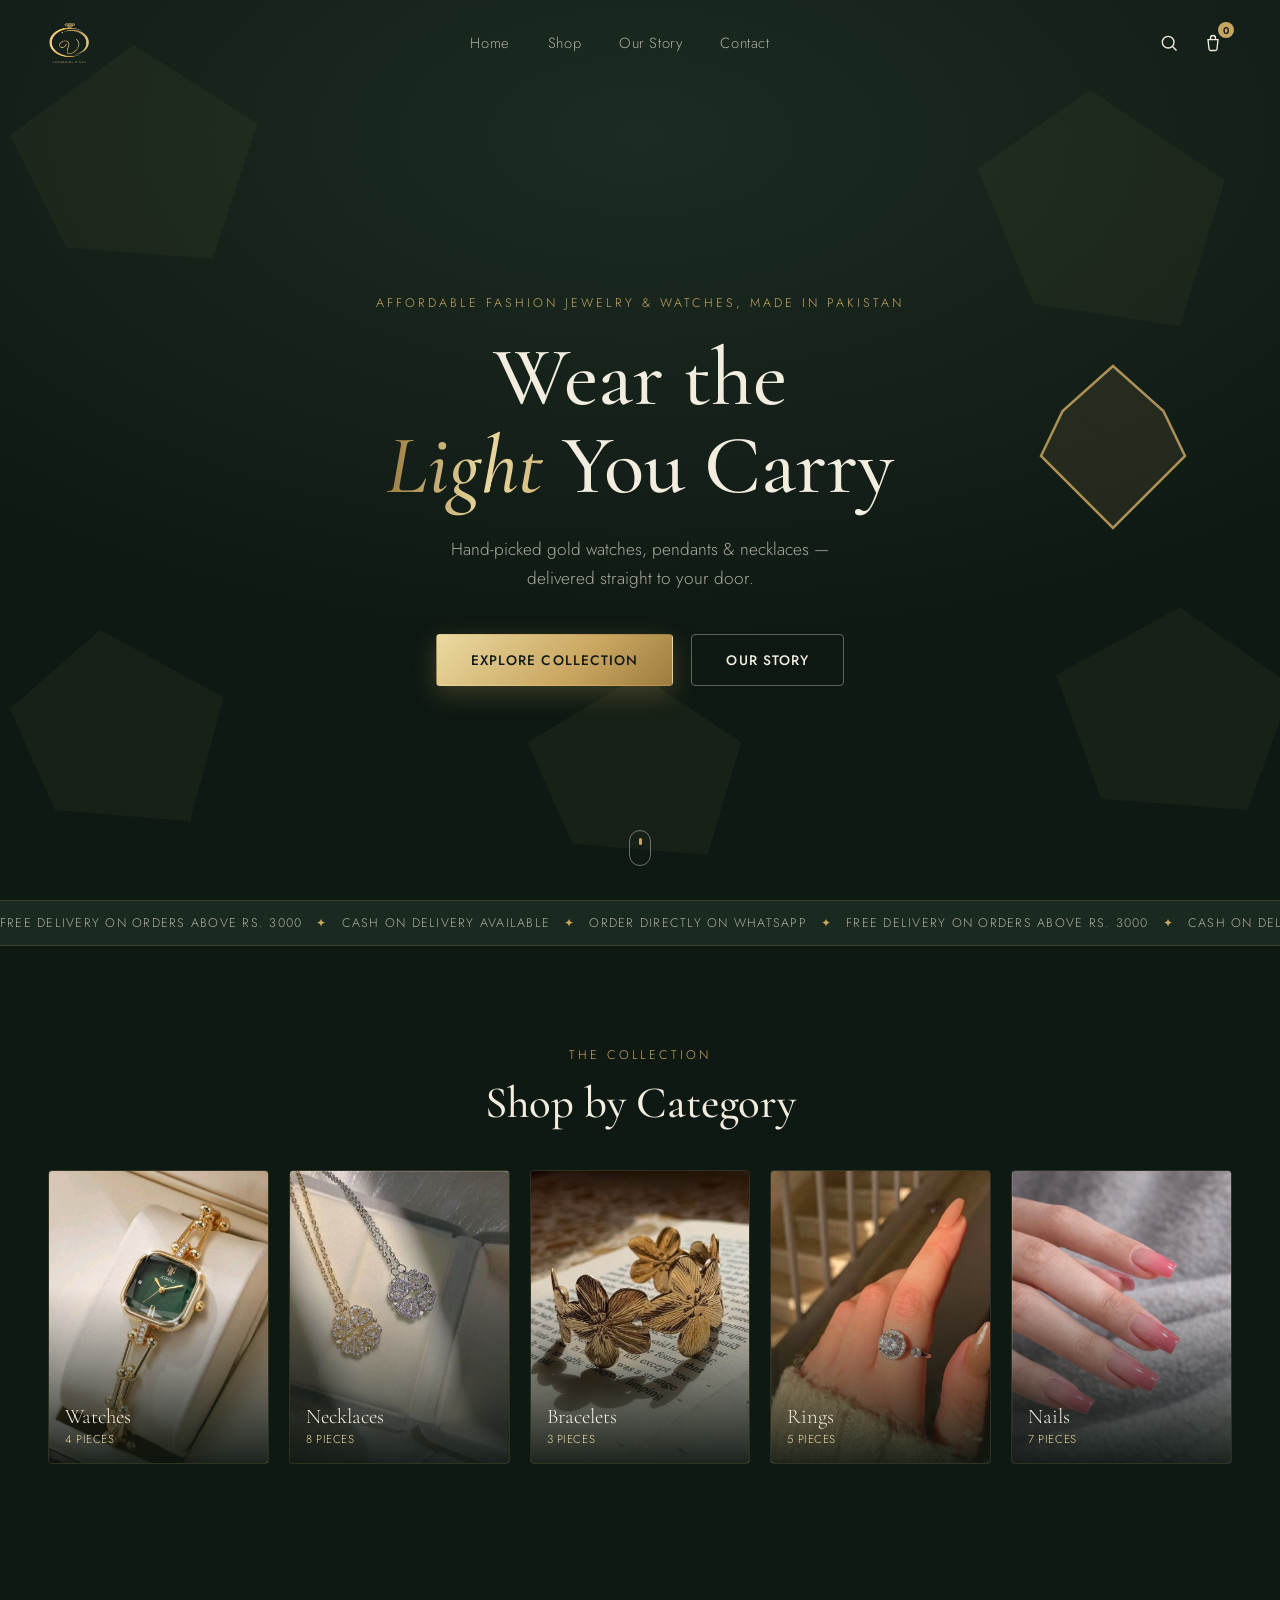
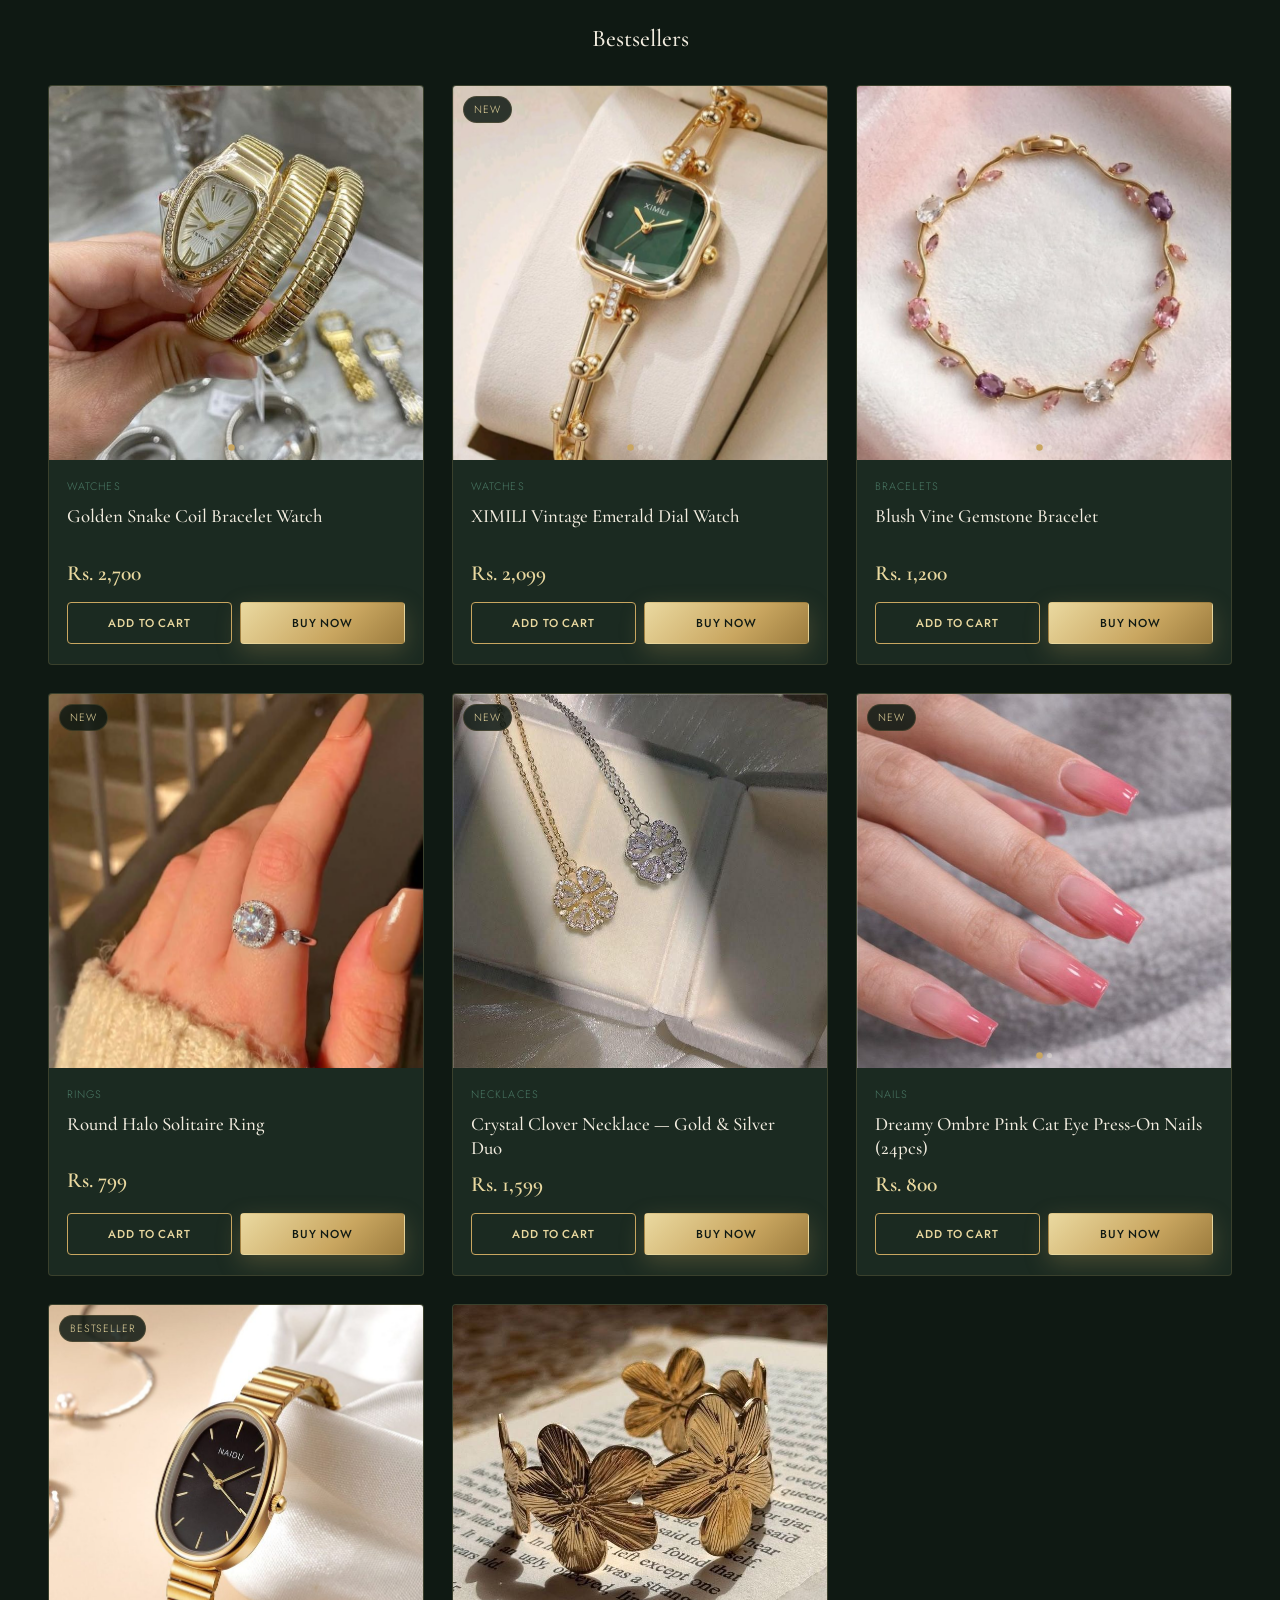
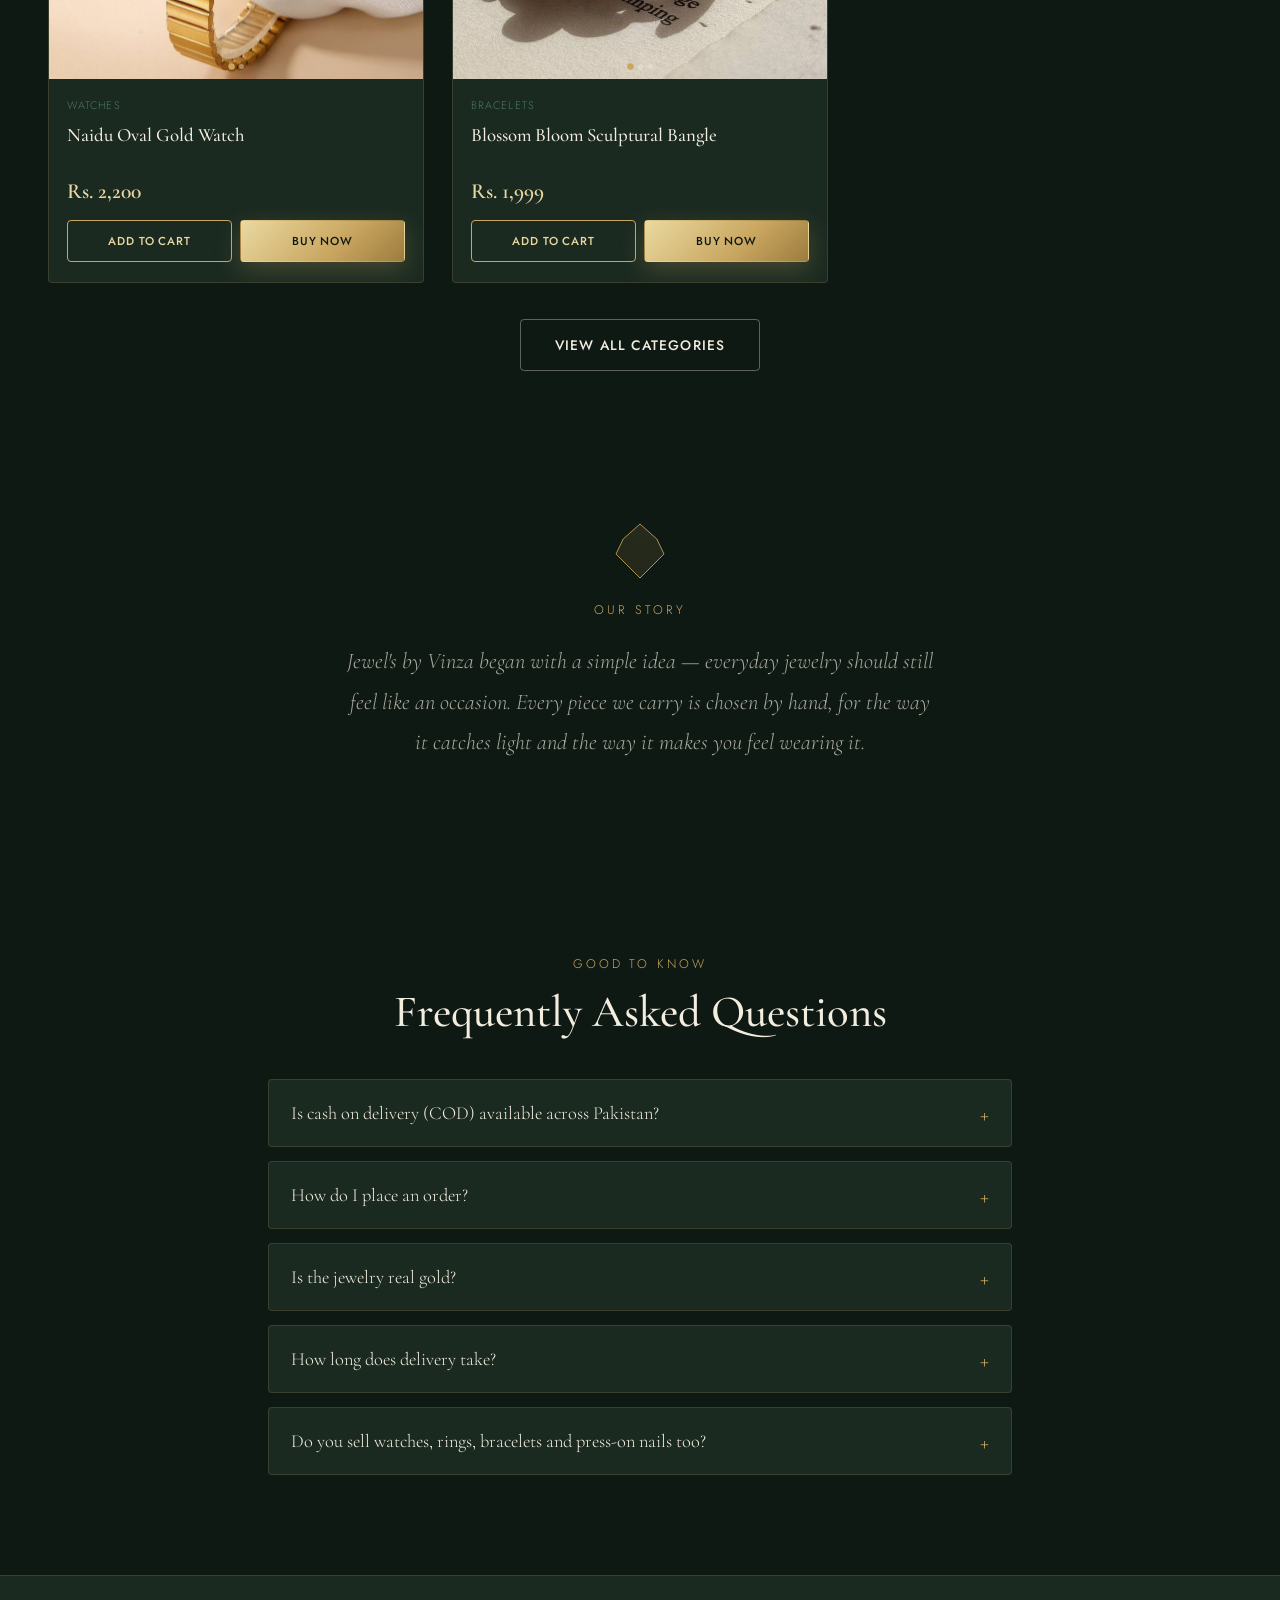
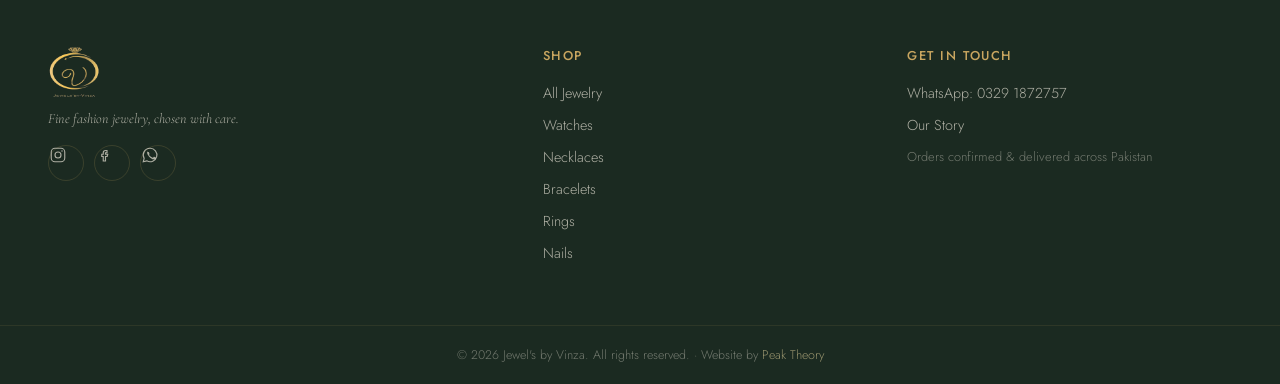
<file: jewelsbyvinza-with-cms2/jewelsbyvinza/index.html>
<!DOCTYPE html>
<html lang="en">
<head>
<meta charset="UTF-8">
<meta name="viewport" content="width=device-width, initial-scale=1.0">
<title>Jewel's by Vinza — Affordable Fashion Jewelry, Watches & Press-On Nails in Pakistan</title>
<meta name="description" content="Shop affordable gold plated jewelry, watches, rings, bracelets, necklaces and press-on nails online in Pakistan. Cash on delivery, order directly on WhatsApp. Jewel's by Vinza.">
<link rel="canonical" href="https://jevelsbyvinza.netlify.app/">
<meta property="og:type" content="website">
<meta property="og:site_name" content="Jewel's by Vinza">
<meta property="og:title" content="Jewel's by Vinza — Affordable Fashion Jewelry, Watches & Press-On Nails in Pakistan">
<meta property="og:description" content="Shop affordable gold plated jewelry, watches, rings, bracelets, necklaces and press-on nails online in Pakistan. Cash on delivery, order directly on WhatsApp.">
<meta property="og:url" content="https://jevelsbyvinza.netlify.app/">
<meta property="og:image" content="https://jevelsbyvinza.netlify.app/images/p3-1.jpg">
<meta name="twitter:card" content="summary_large_image">
<meta name="twitter:title" content="Jewel's by Vinza — Affordable Fashion Jewelry in Pakistan">
<meta name="twitter:description" content="Gold plated jewelry, watches, rings, bracelets, necklaces & press-on nails. Cash on delivery across Pakistan.">
<meta name="twitter:image" content="https://jevelsbyvinza.netlify.app/images/p3-1.jpg">
<script type="application/ld+json">
{
  "@context": "https://schema.org",
  "@type": "FAQPage",
  "mainEntity": [
    {
      "@type": "Question",
      "name": "Is cash on delivery (COD) available across Pakistan?",
      "acceptedAnswer": { "@type": "Answer", "text": "Yes, Jewel's by Vinza offers cash on delivery across Pakistan, including Karachi, Lahore, Islamabad and other cities. You pay when your order arrives." }
    },
    {
      "@type": "Question",
      "name": "How do I place an order?",
      "acceptedAnswer": { "@type": "Answer", "text": "Add items to your cart, fill in your name, phone number and delivery address, and your order is sent directly to our WhatsApp (0329-1872757) for confirmation — no account or sign-up needed." }
    },
    {
      "@type": "Question",
      "name": "Is the jewelry real gold?",
      "acceptedAnswer": { "@type": "Answer", "text": "Our pieces are gold plated and silver plated fashion jewelry — designed to look premium and last with proper care, at an affordable price point rather than solid gold pricing." }
    },
    {
      "@type": "Question",
      "name": "How long does delivery take?",
      "acceptedAnswer": { "@type": "Answer", "text": "Delivery timelines are confirmed on WhatsApp after you place your order, and typically range from a few days depending on your city." }
    },
    {
      "@type": "Question",
      "name": "Do you sell watches, rings, bracelets and press-on nails too?",
      "acceptedAnswer": { "@type": "Answer", "text": "Yes — alongside necklaces and pendants, we stock gold and silver plated watches, rings, bracelets and bangles, and press-on/false nail sets." }
    }
  ]
}
</script>
<script type="application/ld+json">
{
  "@context": "https://schema.org",
  "@type": "Organization",
  "name": "Jewel's by Vinza",
  "url": "https://jevelsbyvinza.netlify.app/",
  "logo": "https://jevelsbyvinza.netlify.app/images/logo-header.png",
  "sameAs": [
    "https://instagram.com/jewels_by_vinza"
  ],
  "contactPoint": {
    "@type": "ContactPoint",
    "telephone": "+92-329-1872757",
    "contactType": "customer service",
    "areaServed": "PK"
  }
}
</script>
<script type="application/ld+json">
{
  "@context": "https://schema.org",
  "@type": "WebSite",
  "name": "Jewel's by Vinza",
  "url": "https://jevelsbyvinza.netlify.app/"
}
</script>
<link rel="icon" type="image/png" sizes="32x32" href="images/favicon-32.png">
<link rel="icon" type="image/png" sizes="192x192" href="images/favicon-192.png">
<link rel="apple-touch-icon" sizes="192x192" href="images/favicon-192.png">
<link rel="preconnect" href="https://fonts.googleapis.com">
<link rel="preconnect" href="https://fonts.gstatic.com" crossorigin>
<link href="https://fonts.googleapis.com/css2?family=Cinzel:wght@500;600;700&family=Cormorant+Garamond:ital,wght@0,400;0,500;0,600;1,400;1,500&family=Jost:wght@300;400;500;600&family=Noto+Nastaliq+Urdu:wght@500;700&display=swap" rel="stylesheet">
<link rel="stylesheet" href="styles.css?v=1789846200">
</head>
<body>

<!-- ============ TOP ANNOUNCEMENT STRIP ============ -->
<div class="announce-strip" id="announceStrip" style="display:none">
  <div class="announce-track">
    <span class="announce-item"><span class="urdu">آزادی مبارک</span> 🇵🇰 — Independence Day Sale, 10% OFF Everything</span>
    <span class="announce-item"><span class="urdu">آزادی مبارک</span> 🇵🇰 — Independence Day Sale, 10% OFF Everything</span>
    <span class="announce-item"><span class="urdu">آزادی مبارک</span> 🇵🇰 — Independence Day Sale, 10% OFF Everything</span>
    <span class="announce-item"><span class="urdu">آزادی مبارک</span> 🇵🇰 — Independence Day Sale, 10% OFF Everything</span>
  </div>
</div>

<!-- ============ PRELOADER ============ -->
<div class="preloader" id="preloader">
  <div class="preloader-gem">
    <svg viewBox="0 0 100 100" class="gem-svg">
      <polygon points="50,5 78,30 90,55 50,95 10,55 22,30" class="gem-outline"/>
      <polygon points="50,5 78,30 50,45 22,30" class="gem-facet f1"/>
      <polygon points="78,30 90,55 50,45" class="gem-facet f2"/>
      <polygon points="50,45 90,55 50,95" class="gem-facet f3"/>
      <polygon points="10,55 50,45 50,95" class="gem-facet f4"/>
      <polygon points="22,30 50,45 10,55" class="gem-facet f5"/>
    </svg>
  </div>
</div>

<!-- ============ INDEPENDENCE DAY SALE BANNER (first thing on the page) ============ -->
<section class="indep-banner" id="indepBanner" style="display:none">
  <div class="indep-bg">
    <svg class="indep-stars" viewBox="0 0 1200 300" preserveAspectRatio="xMidYMid slice">
      <polygon class="star s1" points="60,10 71,42 105,42 78,62 88,94 60,74 32,94 42,62 15,42 49,42"/>
      <polygon class="star s2" points="300,40 308,63 332,63 313,77 320,100 300,86 280,100 287,77 268,63 292,63"/>
      <polygon class="star s3" points="620,20 630,48 660,48 636,66 645,94 620,76 595,94 604,66 580,48 610,48"/>
      <polygon class="star s4" points="900,50 908,72 932,72 913,86 920,108 900,94 880,108 887,86 868,72 892,72"/>
      <polygon class="star s5" points="1120,15 1130,43 1160,43 1136,61 1145,89 1120,71 1095,89 1104,61 1080,43 1110,43"/>
      <polygon class="star s6" points="450,120 458,142 482,142 463,156 470,178 450,164 430,178 437,156 418,142 442,142"/>
      <polygon class="star s7" points="1000,150 1008,172 1032,172 1013,186 1020,208 1000,194 980,208 987,186 968,172 992,172"/>
    </svg>
    <svg class="indep-crescent" viewBox="0 0 100 100">
      <path d="M62 15 A35 35 0 1 0 62 85 A28 28 0 1 1 62 15 Z" class="crescent-shape"/>
    </svg>
    <div class="flag-wave"></div>
    <div class="rise-particles" id="riseParticles"></div>
  </div>
  <div class="indep-content">
    <p class="indep-eyebrow-urdu urdu">آزادی مبارک 🇵🇰</p>
    <p class="indep-eyebrow">Independence Day Sale</p>
    <h2 class="indep-title">14 August — <span class="indep-highlight">10% OFF</span> Everything</h2>
    <p class="indep-sub">Celebrate Independence Day with an exclusive site-wide discount.</p>
    <div class="countdown" id="countdown">
      <div class="cd-box"><span id="cdDays">00</span><label>Days</label></div>
      <div class="cd-sep">:</div>
      <div class="cd-box"><span id="cdHours">00</span><label>Hours</label></div>
      <div class="cd-sep">:</div>
      <div class="cd-box"><span id="cdMins">00</span><label>Mins</label></div>
      <div class="cd-sep">:</div>
      <div class="cd-box"><span id="cdSecs">00</span><label>Secs</label></div>
    </div>
    <a href="#categories" class="btn btn-gold">Shop the Sale</a>
  </div>
</section>

<!-- ============ HEADER ============ -->
<header class="site-header" id="siteHeader">
  <div class="header-inner">
    <button class="hamburger" id="hamburgerBtn" aria-label="Open menu">
      <span></span><span></span><span></span>
    </button>

    <a href="#home" class="logo">
      <img src="images/logo-header.png" alt="Jewel's by Vinza" class="logo-img">
    </a>

    <nav class="main-nav" id="mainNav">
      <a href="#home" class="nav-link">Home</a>
      <a href="#categories" class="nav-link">Shop</a>
      <a href="#about" class="nav-link">Our Story</a>
      <a href="#contact" class="nav-link">Contact</a>
    </nav>

    <div class="header-actions">
      <button class="icon-btn" id="searchToggle" aria-label="Search">
        <svg viewBox="0 0 24 24" width="20" height="20"><circle cx="11" cy="11" r="7" fill="none" stroke="currentColor" stroke-width="1.6"/><line x1="21" y1="21" x2="16.2" y2="16.2" stroke="currentColor" stroke-width="1.6"/></svg>
      </button>
      <button class="icon-btn cart-btn" id="cartToggle" aria-label="Cart">
        <svg viewBox="0 0 24 24" width="20" height="20"><path d="M6 8h12l-1.2 11.2a2 2 0 0 1-2 1.8H9.2a2 2 0 0 1-2-1.8L6 8z" fill="none" stroke="currentColor" stroke-width="1.6"/><path d="M9 8V6a3 3 0 0 1 6 0v2" fill="none" stroke="currentColor" stroke-width="1.6"/></svg>
        <span class="cart-count" id="cartCount">0</span>
      </button>
    </div>
  </div>

  <div class="search-panel" id="searchPanel">
    <input type="text" id="searchInput" placeholder="Search rings, necklaces, watches…" autocomplete="off">
    <div class="search-results" id="searchResults"></div>
  </div>
</header>

<div class="nav-overlay" id="navOverlay"></div>

<!-- ============ HERO ============ -->
<section class="hero" id="home">
  <div class="hero-bg">
    <svg class="facet-field" viewBox="0 0 1200 800" preserveAspectRatio="xMidYMid slice">
      <polygon points="150,40 260,110 220,230 90,220 40,120" class="facet fac-a"/>
      <polygon points="1000,80 1120,160 1080,290 950,270 900,150" class="facet fac-b"/>
      <polygon points="1080,540 1180,610 1140,720 1010,710 970,600" class="facet fac-c"/>
      <polygon points="120,560 230,620 200,730 80,720 40,630" class="facet fac-d"/>
      <polygon points="600,600 690,660 660,760 540,750 500,660" class="facet fac-e"/>
    </svg>
    <div class="sparkle-field" id="sparkleField"></div>
  </div>

  <div class="hero-content">
    <p class="hero-eyebrow">Affordable Fashion Jewelry &amp; Watches, Made in Pakistan</p>
    <h1 class="hero-title">Wear the<br><span class="shimmer-text">Light</span> You Carry<span class="visually-hidden"> — Gold Plated Jewelry, Watches &amp; Press-On Nails Online in Pakistan</span></h1>
    <p class="hero-sub">Hand-picked gold watches, pendants &amp; necklaces —<br class="br-desktop"> delivered straight to your door.</p>
    <div class="hero-cta-row">
      <a href="#categories" class="btn btn-gold">Explore Collection</a>
      <a href="#about" class="btn btn-ghost">Our Story</a>
    </div>
  </div>

  <div class="hero-gem-float">
    <svg viewBox="0 0 100 100" class="gem-svg large">
      <polygon points="50,5 78,30 90,55 50,95 10,55 22,30" class="gem-outline"/>
      <polygon points="50,5 78,30 50,45 22,30" class="gem-facet f1"/>
      <polygon points="78,30 90,55 50,45" class="gem-facet f2"/>
      <polygon points="50,45 90,55 50,95" class="gem-facet f3"/>
      <polygon points="10,55 50,45 50,95" class="gem-facet f4"/>
      <polygon points="22,30 50,45 10,55" class="gem-facet f5"/>
    </svg>
  </div>

  <a href="#categories" class="scroll-cue" aria-label="Scroll to shop">
    <span></span>
  </a>
</section>

<!-- ============ MARQUEE STRIP ============ -->
<div class="marquee-strip">
  <div class="marquee-track">
    <span>Free Delivery on Orders Above Rs. 3000</span>
    <span class="dot">✦</span>
    <span>Cash on Delivery Available</span>
    <span class="dot">✦</span>
    <span>Order Directly on WhatsApp</span>
    <span class="dot">✦</span>
    <span>Free Delivery on Orders Above Rs. 3000</span>
    <span class="dot">✦</span>
    <span>Cash on Delivery Available</span>
    <span class="dot">✦</span>
    <span>Order Directly on WhatsApp</span>
    <span class="dot">✦</span>
  </div>
</div>

<!-- ============ SHOP BY CATEGORY ============ -->
<section class="shop-section" id="categories">
  <div class="section-head">
    <p class="section-eyebrow">The Collection</p>
    <h2 class="section-title">Shop by Category</h2>
  </div>

  <div class="category-tiles-grid" id="categoryTiles"></div>
</section>

<!-- ============ BESTSELLERS ============ -->
<section class="shop-section">
  <h2 class="section-title-sm">Bestsellers</h2>
  <div class="product-grid" id="bestsellerGrid"></div>
  <div class="view-all-row">
    <a href="#categories" class="btn btn-ghost">View All Categories</a>
  </div>
</section>

<!-- ============ ABOUT / SIGNATURE STRIP ============ -->
<section class="about-strip" id="about">
  <div class="about-gem">
    <svg viewBox="0 0 100 100" class="gem-svg medium">
      <polygon points="50,5 78,30 90,55 50,95 10,55 22,30" class="gem-outline"/>
      <polygon points="50,5 78,30 50,45 22,30" class="gem-facet f1"/>
      <polygon points="78,30 90,55 50,45" class="gem-facet f2"/>
      <polygon points="50,45 90,55 50,95" class="gem-facet f3"/>
      <polygon points="10,55 50,45 50,95" class="gem-facet f4"/>
      <polygon points="22,30 50,45 10,55" class="gem-facet f5"/>
    </svg>
  </div>
  <p class="about-eyebrow">Our Story</p>
  <p class="about-text">Jewel's by Vinza began with a simple idea — everyday jewelry should still<br class="br-desktop"> feel like an occasion. Every piece we carry is chosen by hand, for the way<br class="br-desktop"> it catches light and the way it makes you feel wearing it.</p>
</section>

<!-- ============ FAQ ============ -->
<section class="faq-section" id="faq">
  <div class="section-head">
    <p class="section-eyebrow">Good to Know</p>
    <h2 class="section-title">Frequently Asked Questions</h2>
  </div>
  <div class="faq-list">
    <details class="faq-item">
      <summary>Is cash on delivery (COD) available across Pakistan?</summary>
      <p>Yes, Jewel's by Vinza offers cash on delivery across Pakistan, including Karachi, Lahore, Islamabad and other cities. You pay when your order arrives.</p>
    </details>
    <details class="faq-item">
      <summary>How do I place an order?</summary>
      <p>Add items to your cart, fill in your name, phone number and delivery address, and your order is sent directly to our WhatsApp (0329-1872757) for confirmation — no account or sign-up needed.</p>
    </details>
    <details class="faq-item">
      <summary>Is the jewelry real gold?</summary>
      <p>Our pieces are gold plated and silver plated fashion jewelry — designed to look premium and last with proper care, at an affordable price point rather than solid gold pricing.</p>
    </details>
    <details class="faq-item">
      <summary>How long does delivery take?</summary>
      <p>Delivery timelines are confirmed on WhatsApp after you place your order, and typically range from a few days depending on your city.</p>
    </details>
    <details class="faq-item">
      <summary>Do you sell watches, rings, bracelets and press-on nails too?</summary>
      <p>Yes — alongside necklaces and pendants, we stock gold and silver plated watches, rings, bracelets and bangles, and press-on/false nail sets. Browse each category from the menu above.</p>
    </details>
  </div>
</section>

<!-- ============ CONTACT / FOOTER ============ -->
<footer class="site-footer" id="contact">
  <div class="footer-inner">
    <div class="footer-col brand-col">
      <a href="#home" class="logo footer-logo">
        <img src="images/logo-header.png" alt="Jewel's by Vinza" class="logo-img">
      </a>
      <p class="footer-tagline">Fine fashion jewelry, chosen with care.</p>
      <div class="footer-socials">
        <a href="#" class="social-icon" aria-label="Instagram">
          <svg viewBox="0 0 24 24" width="18" height="18"><rect x="3" y="3" width="18" height="18" rx="5" fill="none" stroke="currentColor" stroke-width="1.5"/><circle cx="12" cy="12" r="4" fill="none" stroke="currentColor" stroke-width="1.5"/><circle cx="17.3" cy="6.7" r="1" fill="currentColor"/></svg>
        </a>
        <a href="#" class="social-icon" aria-label="Facebook">
          <svg viewBox="0 0 24 24" width="18" height="18"><path d="M14 9h2V6h-2c-1.7 0-3 1.3-3 3v2H9v3h2v6h3v-6h2.2l.8-3H14V9z" fill="none" stroke="currentColor" stroke-width="1.5"/></svg>
        </a>
        <a href="#" class="social-icon" aria-label="WhatsApp">
          <svg viewBox="0 0 24 24" width="18" height="18"><path d="M12 3a9 9 0 0 0-7.8 13.5L3 21l4.7-1.2A9 9 0 1 0 12 3z" fill="none" stroke="currentColor" stroke-width="1.5"/><path d="M8.5 8.8c.3-.7.6-.7 1-.7h.5c.2 0 .4 0 .6.5.2.5.7 1.7.7 1.8.1.1.1.3 0 .4-.1.2-.2.3-.3.5-.1.1-.3.3-.1.6.2.4.9 1.4 1.9 2.2 1.3 1 2.3 1.4 2.7 1.5.2.1.4.1.5-.1.2-.2.6-.7.8-1 .2-.2.3-.2.6-.1.2.1 1.5.7 1.8.8.3.1.5.2.5.3.1.4.1.8-.1 1.2-.2.4-1.2 1.1-2.3 1.1-1.1 0-2.9-.4-5-2.3-2.5-2.2-3.6-4.4-3.7-4.9-.1-.4-.6-1.4-.6-2.3 0-.9.5-1.4.7-1.6z" fill="currentColor"/></svg>
        </a>
      </div>
    </div>

    <div class="footer-col">
      <h4>Shop</h4>
      <a href="#categories">All Jewelry</a>
      <a href="watches.html">Watches</a>
      <a href="necklaces.html">Necklaces</a>
      <a href="bracelets.html">Bracelets</a>
      <a href="rings.html">Rings</a>
      <a href="nails.html">Nails</a>
    </div>

    <div class="footer-col">
      <h4>Get in Touch</h4>
      <a href="https://wa.me/923291872757" target="_blank" rel="noopener">WhatsApp: 0329&nbsp;1872757</a>
      <a href="#about">Our Story</a>
      <span class="footer-note">Orders confirmed &amp; delivered across Pakistan</span>
    </div>
  </div>
  <div class="footer-bottom">
    <span>© <span id="year"></span> Jewel's by Vinza. All rights reserved.</span>
    <span class="footer-credit"> · Website by <a href="https://instagram.com/peak_.theory" target="_blank" rel="noopener">Peak Theory</a></span>
  </div>
</footer>

<!-- ============ CART DRAWER ============ -->
<div class="cart-overlay" id="cartOverlay"></div>
<aside class="cart-drawer" id="cartDrawer">
  <div class="cart-header">
    <h3>Your Bag</h3>
    <button class="close-btn" id="cartCloseBtn" aria-label="Close cart">&times;</button>
  </div>
  <div class="cart-items" id="cartItems">
    <div class="cart-empty" id="cartEmpty">
      <svg viewBox="0 0 100 100" class="gem-svg small"><polygon points="50,5 78,30 90,55 50,95 10,55 22,30" class="gem-outline"/></svg>
      <p>Your bag is empty</p>
      <a href="#categories" class="btn btn-gold small" id="cartEmptyShop">Start Shopping</a>
    </div>
  </div>
  <div class="cart-footer" id="cartFooter">
    <div class="cart-subtotal-row">
      <span>Subtotal</span>
      <span id="cartSubtotal">Rs. 0</span>
    </div>
    <p class="cart-note" id="cartNote">Delivery charges calculated on WhatsApp confirmation.</p>
    <button class="btn btn-gold full-width" id="checkoutBtn">Checkout on WhatsApp</button>
  </div>
</aside>

<!-- ============ CHECKOUT DETAILS MODAL ============ -->
<div class="modal-overlay" id="checkoutModalOverlay"></div>
<div class="checkout-modal" id="checkoutModal">
  <div class="checkout-modal-header">
    <h3>Your Delivery Details</h3>
    <button class="close-btn" id="checkoutModalClose" aria-label="Close">&times;</button>
  </div>
  <form id="checkoutForm" class="checkout-form">
    <label>
      <span>Full Name <em>*</em></span>
      <input type="text" id="custName" required placeholder="e.g. Ayesha Khan">
    </label>
    <label>
      <span>Phone Number <em>*</em></span>
      <input type="tel" id="custPhone" required placeholder="03xx-xxxxxxx">
    </label>
    <label>
      <span>Delivery Address <em>*</em></span>
      <textarea id="custAddress" required rows="3" placeholder="House #, Street, Area, City"></textarea>
    </label>
    <label>
      <span>Email <em>(optional)</em></span>
      <input type="email" id="custEmail" placeholder="you@example.com">
    </label>
    <button type="submit" class="btn btn-gold full-width">Send Order on WhatsApp</button>
    <p class="checkout-form-note">We'll send this along with your order to Jewel's by Vinza on WhatsApp so you don't have to repeat it.</p>
  </form>
</div>

<!-- ============ TOAST ============ -->
<div class="toast" id="toast"></div>

<script src="script.js?v=1789846200"></script>
<!-- Netlify Identity: required so invite / password-reset email links (which land on "/") redirect correctly into /admin -->
<script src="https://identity.netlify.com/v1/netlify-identity-widget.js"></script>
<script>
  if (window.netlifyIdentity) {
    window.netlifyIdentity.on("init", (user) => {
      if (!user) {
        window.netlifyIdentity.on("login", () => {
          document.location.href = "/admin/";
        });
      }
    });
  }
</script>
</body>
</html>
</file>
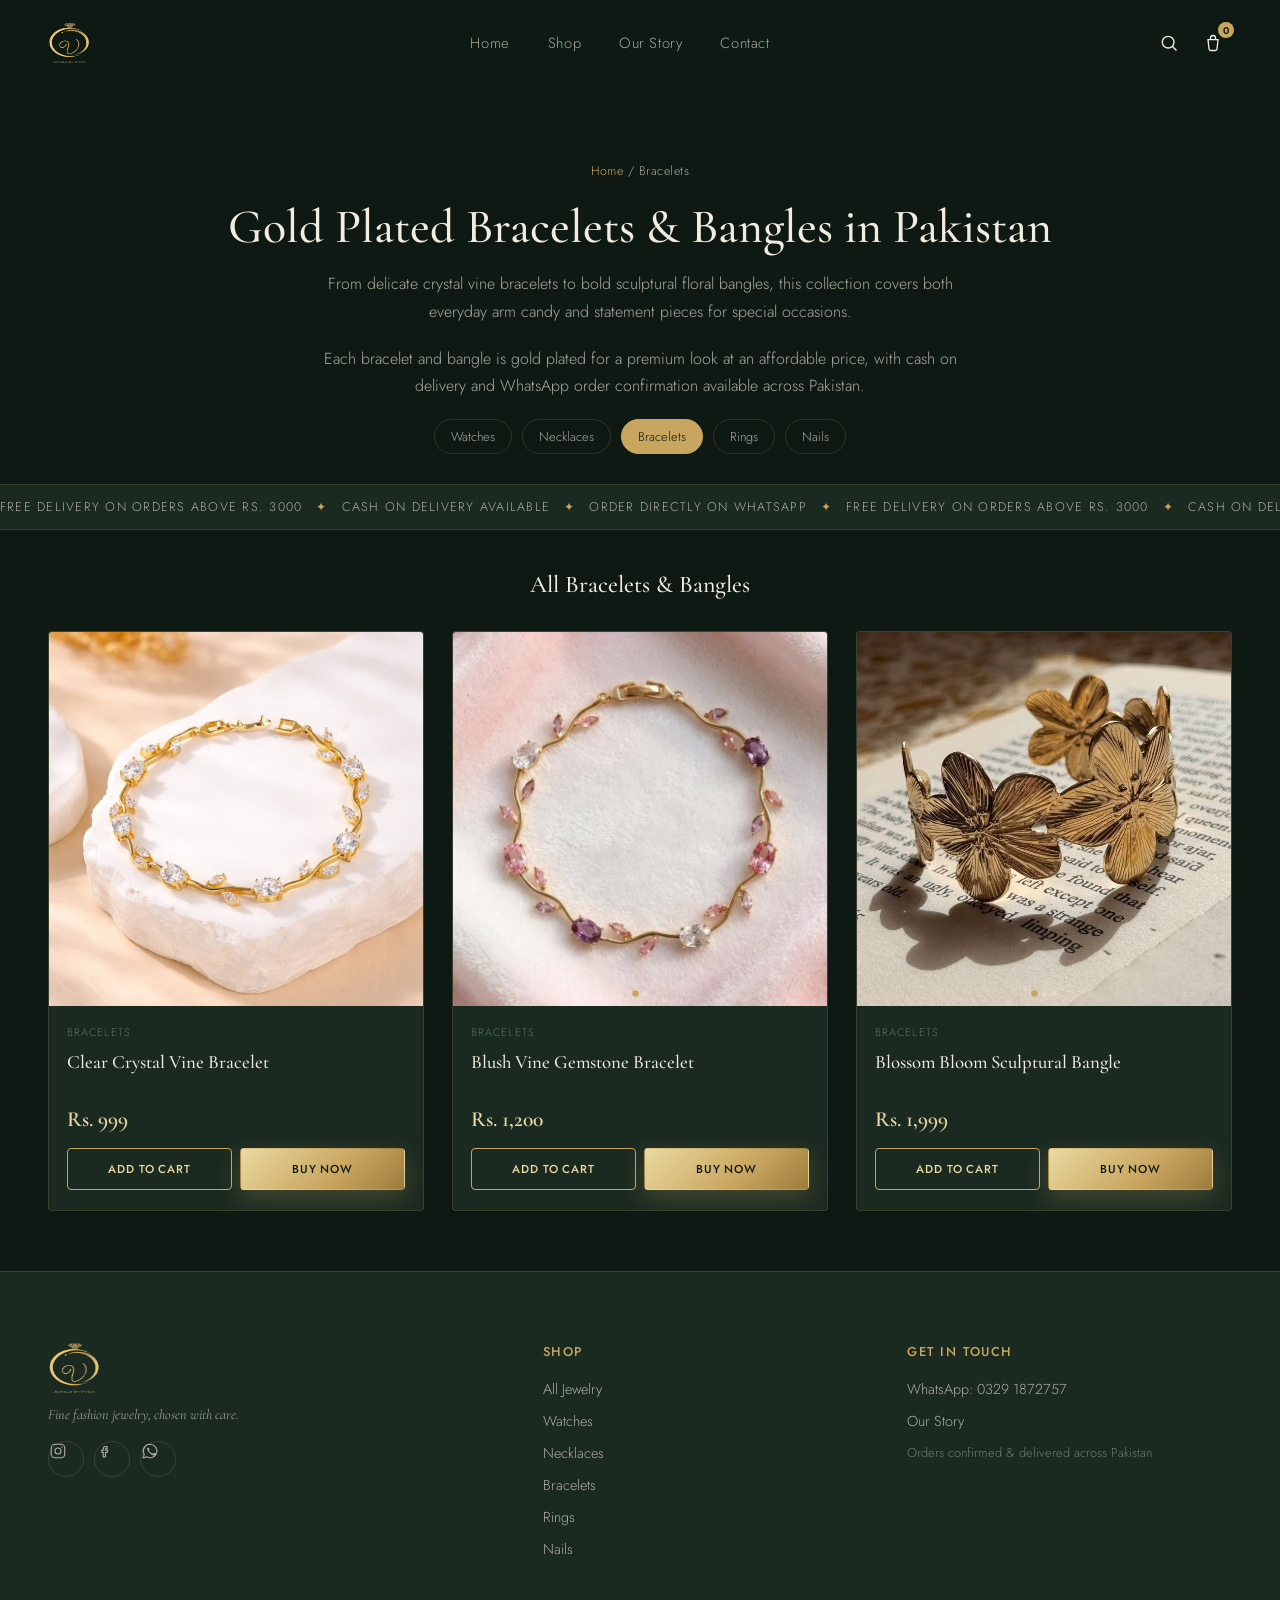
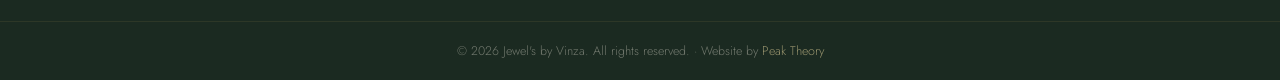
<file: jewelsbyvinza-with-cms2/jewelsbyvinza/bracelets.html>
<!DOCTYPE html>
<html lang="en">
<head>
<meta charset="UTF-8">
<meta name="viewport" content="width=device-width, initial-scale=1.0">
<title>Bracelets & Bangles Online in Pakistan | Gold Plated Jewelry | Jewel's by Vinza</title>
<meta name="description" content="Shop gold plated bracelets and bangles online in Pakistan. Crystal vine, floral and statement designs. Cash on delivery, order directly on WhatsApp.">
<meta property="og:type" content="website">
<meta property="og:site_name" content="Jewel's by Vinza">
<meta property="og:title" content="Bracelets & Bangles Online in Pakistan | Gold Plated Jewelry | Jewel's by Vinza">
<meta property="og:description" content="Shop gold plated bracelets and bangles online in Pakistan. Crystal vine, floral and statement designs. Cash on delivery, order directly on WhatsApp.">
<meta property="og:url" content="https://jevelsbyvinza.netlify.app/bracelets.html">
<meta property="og:image" content="https://jevelsbyvinza.netlify.app/images/p12-1.jpg">
<meta name="twitter:card" content="summary_large_image">
<meta name="twitter:title" content="Bracelets & Bangles Online in Pakistan | Gold Plated Jewelry | Jewel's by Vinza">
<meta name="twitter:description" content="Shop gold plated bracelets and bangles online in Pakistan. Crystal vine, floral and statement designs. Cash on delivery, order directly on WhatsApp.">
<meta name="twitter:image" content="https://jevelsbyvinza.netlify.app/images/p12-1.jpg">
<link rel="canonical" href="https://jevelsbyvinza.netlify.app/bracelets.html">
<script type="application/ld+json">
{
  "@context": "https://schema.org",
  "@type": "BreadcrumbList",
  "itemListElement": [
    {
      "@type": "ListItem",
      "position": 1,
      "name": "Home",
      "item": "https://jevelsbyvinza.netlify.app/"
    },
    {
      "@type": "ListItem",
      "position": 2,
      "name": "Bracelets",
      "item": "https://jevelsbyvinza.netlify.app/bracelets.html"
    }
  ]
}
</script>
<script type="application/ld+json">
{
  "@context": "https://schema.org",
  "@type": "ItemList",
  "itemListElement": [
    {
      "@type": "ListItem",
      "position": 1,
      "item": {
        "@type": "Product",
        "name": "Clear Crystal Vine Bracelet",
        "image": "https://jevelsbyvinza.netlify.app/images/p8-1.jpg",
        "offers": {
          "@type": "Offer",
          "priceCurrency": "PKR",
          "price": 999,
          "availability": "https://schema.org/InStock",
          "url": "https://jevelsbyvinza.netlify.app/bracelets.html"
        }
      }
    },
    {
      "@type": "ListItem",
      "position": 2,
      "item": {
        "@type": "Product",
        "name": "Blush Vine Gemstone Bracelet",
        "image": "https://jevelsbyvinza.netlify.app/images/p9-1.jpg",
        "offers": {
          "@type": "Offer",
          "priceCurrency": "PKR",
          "price": 1200,
          "availability": "https://schema.org/InStock",
          "url": "https://jevelsbyvinza.netlify.app/bracelets.html"
        }
      }
    },
    {
      "@type": "ListItem",
      "position": 3,
      "item": {
        "@type": "Product",
        "name": "Blossom Bloom Sculptural Bangle",
        "image": "https://jevelsbyvinza.netlify.app/images/p12-1.jpg",
        "offers": {
          "@type": "Offer",
          "priceCurrency": "PKR",
          "price": 1999,
          "availability": "https://schema.org/InStock",
          "url": "https://jevelsbyvinza.netlify.app/bracelets.html"
        }
      }
    }
  ]
}
</script>
<link rel="icon" type="image/png" sizes="32x32" href="images/favicon-32.png">
<link rel="icon" type="image/png" sizes="192x192" href="images/favicon-192.png">
<link rel="apple-touch-icon" sizes="192x192" href="images/favicon-192.png">
<link rel="preconnect" href="https://fonts.googleapis.com">
<link rel="preconnect" href="https://fonts.gstatic.com" crossorigin>
<link href="https://fonts.googleapis.com/css2?family=Cinzel:wght@500;600;700&family=Cormorant+Garamond:ital,wght@0,400;0,500;0,600;1,400;1,500&family=Jost:wght@300;400;500;600&family=Noto+Nastaliq+Urdu:wght@500;700&display=swap" rel="stylesheet">
<link rel="stylesheet" href="styles.css?v=1789846200">
</head>
<body data-category="bracelets">

<!-- ============ TOP ANNOUNCEMENT STRIP ============ -->
<div class="announce-strip" id="announceStrip" style="display:none">
  <div class="announce-track">
    <span class="announce-item"><span class="urdu">آزادی مبارک</span> 🇵🇰 — Independence Day Sale, 10% OFF Everything</span>
    <span class="announce-item"><span class="urdu">آزادی مبارک</span> 🇵🇰 — Independence Day Sale, 10% OFF Everything</span>
    <span class="announce-item"><span class="urdu">آزادی مبارک</span> 🇵🇰 — Independence Day Sale, 10% OFF Everything</span>
    <span class="announce-item"><span class="urdu">آزادی مبارک</span> 🇵🇰 — Independence Day Sale, 10% OFF Everything</span>
  </div>
</div>

<!-- ============ PRELOADER ============ -->
<div class="preloader" id="preloader">
  <div class="preloader-gem">
    <svg viewBox="0 0 100 100" class="gem-svg">
      <polygon points="50,5 78,30 90,55 50,95 10,55 22,30" class="gem-outline"/>
      <polygon points="50,5 78,30 50,45 22,30" class="gem-facet f1"/>
      <polygon points="78,30 90,55 50,45" class="gem-facet f2"/>
      <polygon points="50,45 90,55 50,95" class="gem-facet f3"/>
      <polygon points="10,55 50,45 50,95" class="gem-facet f4"/>
      <polygon points="22,30 50,45 10,55" class="gem-facet f5"/>
    </svg>
  </div>
</div>

<!-- ============ INDEPENDENCE DAY SALE BANNER (first thing on the page) ============ -->
<section class="indep-banner" id="indepBanner" style="display:none">
  <div class="indep-bg">
    <svg class="indep-stars" viewBox="0 0 1200 300" preserveAspectRatio="xMidYMid slice">
      <polygon class="star s1" points="60,10 71,42 105,42 78,62 88,94 60,74 32,94 42,62 15,42 49,42"/>
      <polygon class="star s2" points="300,40 308,63 332,63 313,77 320,100 300,86 280,100 287,77 268,63 292,63"/>
      <polygon class="star s3" points="620,20 630,48 660,48 636,66 645,94 620,76 595,94 604,66 580,48 610,48"/>
      <polygon class="star s4" points="900,50 908,72 932,72 913,86 920,108 900,94 880,108 887,86 868,72 892,72"/>
      <polygon class="star s5" points="1120,15 1130,43 1160,43 1136,61 1145,89 1120,71 1095,89 1104,61 1080,43 1110,43"/>
      <polygon class="star s6" points="450,120 458,142 482,142 463,156 470,178 450,164 430,178 437,156 418,142 442,142"/>
      <polygon class="star s7" points="1000,150 1008,172 1032,172 1013,186 1020,208 1000,194 980,208 987,186 968,172 992,172"/>
    </svg>
    <svg class="indep-crescent" viewBox="0 0 100 100">
      <path d="M62 15 A35 35 0 1 0 62 85 A28 28 0 1 1 62 15 Z" class="crescent-shape"/>
    </svg>
    <div class="flag-wave"></div>
    <div class="rise-particles" id="riseParticles"></div>
  </div>
  <div class="indep-content">
    <p class="indep-eyebrow-urdu urdu">آزادی مبارک 🇵🇰</p>
    <p class="indep-eyebrow">Independence Day Sale</p>
    <h2 class="indep-title">14 August — <span class="indep-highlight">10% OFF</span> Everything</h2>
    <p class="indep-sub">Celebrate Independence Day with an exclusive site-wide discount.</p>
    <div class="countdown" id="countdown">
      <div class="cd-box"><span id="cdDays">00</span><label>Days</label></div>
      <div class="cd-sep">:</div>
      <div class="cd-box"><span id="cdHours">00</span><label>Hours</label></div>
      <div class="cd-sep">:</div>
      <div class="cd-box"><span id="cdMins">00</span><label>Mins</label></div>
      <div class="cd-sep">:</div>
      <div class="cd-box"><span id="cdSecs">00</span><label>Secs</label></div>
    </div>
    
  </div>
</section>

<!-- ============ HEADER ============ -->
<header class="site-header" id="siteHeader">
  <div class="header-inner">
    <button class="hamburger" id="hamburgerBtn" aria-label="Open menu">
      <span></span><span></span><span></span>
    </button>

    <a href="index.html" class="logo">
      <img src="images/logo-header.png" alt="Jewel's by Vinza" class="logo-img">
    </a>

    <nav class="main-nav" id="mainNav">
      <a href="index.html" class="nav-link">Home</a>
      <a href="index.html#categories" class="nav-link">Shop</a>
      <a href="index.html#about" class="nav-link">Our Story</a>
      <a href="#contact" class="nav-link">Contact</a>
    </nav>

    <div class="header-actions">
      <button class="icon-btn" id="searchToggle" aria-label="Search">
        <svg viewBox="0 0 24 24" width="20" height="20"><circle cx="11" cy="11" r="7" fill="none" stroke="currentColor" stroke-width="1.6"/><line x1="21" y1="21" x2="16.2" y2="16.2" stroke="currentColor" stroke-width="1.6"/></svg>
      </button>
      <button class="icon-btn cart-btn" id="cartToggle" aria-label="Cart">
        <svg viewBox="0 0 24 24" width="20" height="20"><path d="M6 8h12l-1.2 11.2a2 2 0 0 1-2 1.8H9.2a2 2 0 0 1-2-1.8L6 8z" fill="none" stroke="currentColor" stroke-width="1.6"/><path d="M9 8V6a3 3 0 0 1 6 0v2" fill="none" stroke="currentColor" stroke-width="1.6"/></svg>
        <span class="cart-count" id="cartCount">0</span>
      </button>
    </div>
  </div>

  <div class="search-panel" id="searchPanel">
    <input type="text" id="searchInput" placeholder="Search rings, necklaces, watches…" autocomplete="off">
    <div class="search-results" id="searchResults"></div>
  </div>
</header>

<div class="nav-overlay" id="navOverlay"></div>

<!-- ============ CATEGORY HERO ============ -->
<section class="category-hero" id="home">
  <p class="breadcrumb"><a href="index.html">Home</a> / Bracelets</p>
  <h1 class="category-h1">Gold Plated Bracelets & Bangles in Pakistan</h1>
  <p class="category-intro">From delicate crystal vine bracelets to bold sculptural floral bangles, this collection covers both everyday arm candy and statement pieces for special occasions.</p>
  <p class="category-intro">Each bracelet and bangle is gold plated for a premium look at an affordable price, with cash on delivery and WhatsApp order confirmation available across Pakistan.</p>
  <div class="category-crosslinks">
      <a href="watches.html">Watches</a>
      <a href="necklaces.html">Necklaces</a>
      <a href="bracelets.html" class="current">Bracelets</a>
      <a href="rings.html">Rings</a>
      <a href="nails.html">Nails</a>
  </div>
</section>

<!-- ============ MARQUEE STRIP ============ -->
<div class="marquee-strip">
  <div class="marquee-track">
    <span>Free Delivery on Orders Above Rs. 3000</span>
    <span class="dot">✦</span>
    <span>Cash on Delivery Available</span>
    <span class="dot">✦</span>
    <span>Order Directly on WhatsApp</span>
    <span class="dot">✦</span>
    <span>Free Delivery on Orders Above Rs. 3000</span>
    <span class="dot">✦</span>
    <span>Cash on Delivery Available</span>
    <span class="dot">✦</span>
    <span>Order Directly on WhatsApp</span>
    <span class="dot">✦</span>
  </div>
</div>

<!-- ============ PRODUCT GRID ============ -->
<section class="shop-section shop-section-cat">
  <h2 class="section-title-sm">All Bracelets & Bangles</h2>
  <div class="product-grid" id="productGrid"></div>
</section>

<!-- ============ CONTACT / FOOTER ============ -->
<footer class="site-footer" id="contact">
  <div class="footer-inner">
    <div class="footer-col brand-col">
      <a href="index.html" class="logo footer-logo">
        <img src="images/logo-header.png" alt="Jewel's by Vinza" class="logo-img">
      </a>
      <p class="footer-tagline">Fine fashion jewelry, chosen with care.</p>
      <div class="footer-socials">
        <a href="#" class="social-icon" aria-label="Instagram">
          <svg viewBox="0 0 24 24" width="18" height="18"><rect x="3" y="3" width="18" height="18" rx="5" fill="none" stroke="currentColor" stroke-width="1.5"/><circle cx="12" cy="12" r="4" fill="none" stroke="currentColor" stroke-width="1.5"/><circle cx="17.3" cy="6.7" r="1" fill="currentColor"/></svg>
        </a>
        <a href="#" class="social-icon" aria-label="Facebook">
          <svg viewBox="0 0 24 24" width="18" height="18"><path d="M14 9h2V6h-2c-1.7 0-3 1.3-3 3v2H9v3h2v6h3v-6h2.2l.8-3H14V9z" fill="none" stroke="currentColor" stroke-width="1.5"/></svg>
        </a>
        <a href="#" class="social-icon" aria-label="WhatsApp">
          <svg viewBox="0 0 24 24" width="18" height="18"><path d="M12 3a9 9 0 0 0-7.8 13.5L3 21l4.7-1.2A9 9 0 1 0 12 3z" fill="none" stroke="currentColor" stroke-width="1.5"/><path d="M8.5 8.8c.3-.7.6-.7 1-.7h.5c.2 0 .4 0 .6.5.2.5.7 1.7.7 1.8.1.1.1.3 0 .4-.1.2-.2.3-.3.5-.1.1-.3.3-.1.6.2.4.9 1.4 1.9 2.2 1.3 1 2.3 1.4 2.7 1.5.2.1.4.1.5-.1.2-.2.6-.7.8-1 .2-.2.3-.2.6-.1.2.1 1.5.7 1.8.8.3.1.5.2.5.3.1.4.1.8-.1 1.2-.2.4-1.2 1.1-2.3 1.1-1.1 0-2.9-.4-5-2.3-2.5-2.2-3.6-4.4-3.7-4.9-.1-.4-.6-1.4-.6-2.3 0-.9.5-1.4.7-1.6z" fill="currentColor"/></svg>
        </a>
      </div>
    </div>

    <div class="footer-col">
      <h4>Shop</h4>
      <a href="index.html#categories">All Jewelry</a>
      <a href="watches.html">Watches</a>
      <a href="necklaces.html">Necklaces</a>
      <a href="bracelets.html">Bracelets</a>
      <a href="rings.html">Rings</a>
      <a href="nails.html">Nails</a>
    </div>

    <div class="footer-col">
      <h4>Get in Touch</h4>
      <a href="https://wa.me/923291872757" target="_blank" rel="noopener">WhatsApp: 0329&nbsp;1872757</a>
      <a href="index.html#about">Our Story</a>
      <span class="footer-note">Orders confirmed &amp; delivered across Pakistan</span>
    </div>
  </div>
  <div class="footer-bottom">
    <span>© <span id="year"></span> Jewel's by Vinza. All rights reserved.</span>
    <span class="footer-credit"> · Website by <a href="https://instagram.com/peak_.theory" target="_blank" rel="noopener">Peak Theory</a></span>
  </div>
</footer>

<!-- ============ CART DRAWER ============ -->
<div class="cart-overlay" id="cartOverlay"></div>
<aside class="cart-drawer" id="cartDrawer">
  <div class="cart-header">
    <h3>Your Bag</h3>
    <button class="close-btn" id="cartCloseBtn" aria-label="Close cart">&times;</button>
  </div>
  <div class="cart-items" id="cartItems">
    <div class="cart-empty" id="cartEmpty">
      <svg viewBox="0 0 100 100" class="gem-svg small"><polygon points="50,5 78,30 90,55 50,95 10,55 22,30" class="gem-outline"/></svg>
      <p>Your bag is empty</p>
      <a href="#categories" class="btn btn-gold small" id="cartEmptyShop">Start Shopping</a>
    </div>
  </div>
  <div class="cart-footer" id="cartFooter">
    <div class="cart-subtotal-row">
      <span>Subtotal</span>
      <span id="cartSubtotal">Rs. 0</span>
    </div>
    <p class="cart-note" id="cartNote">Delivery charges calculated on WhatsApp confirmation.</p>
    <button class="btn btn-gold full-width" id="checkoutBtn">Checkout on WhatsApp</button>
  </div>
</aside>

<!-- ============ CHECKOUT DETAILS MODAL ============ -->
<div class="modal-overlay" id="checkoutModalOverlay"></div>
<div class="checkout-modal" id="checkoutModal">
  <div class="checkout-modal-header">
    <h3>Your Delivery Details</h3>
    <button class="close-btn" id="checkoutModalClose" aria-label="Close">&times;</button>
  </div>
  <form id="checkoutForm" class="checkout-form">
    <label>
      <span>Full Name <em>*</em></span>
      <input type="text" id="custName" required placeholder="e.g. Ayesha Khan">
    </label>
    <label>
      <span>Phone Number <em>*</em></span>
      <input type="tel" id="custPhone" required placeholder="03xx-xxxxxxx">
    </label>
    <label>
      <span>Delivery Address <em>*</em></span>
      <textarea id="custAddress" required rows="3" placeholder="House #, Street, Area, City"></textarea>
    </label>
    <label>
      <span>Email <em>(optional)</em></span>
      <input type="email" id="custEmail" placeholder="you@example.com">
    </label>
    <button type="submit" class="btn btn-gold full-width">Send Order on WhatsApp</button>
    <p class="checkout-form-note">We'll send this along with your order to Jewel's by Vinza on WhatsApp so you don't have to repeat it.</p>
  </form>
</div>


<!-- ============ TOAST ============ -->
<div class="toast" id="toast"></div>

<script src="script.js?v=1789846200"></script>
</body>
</html>
</file>
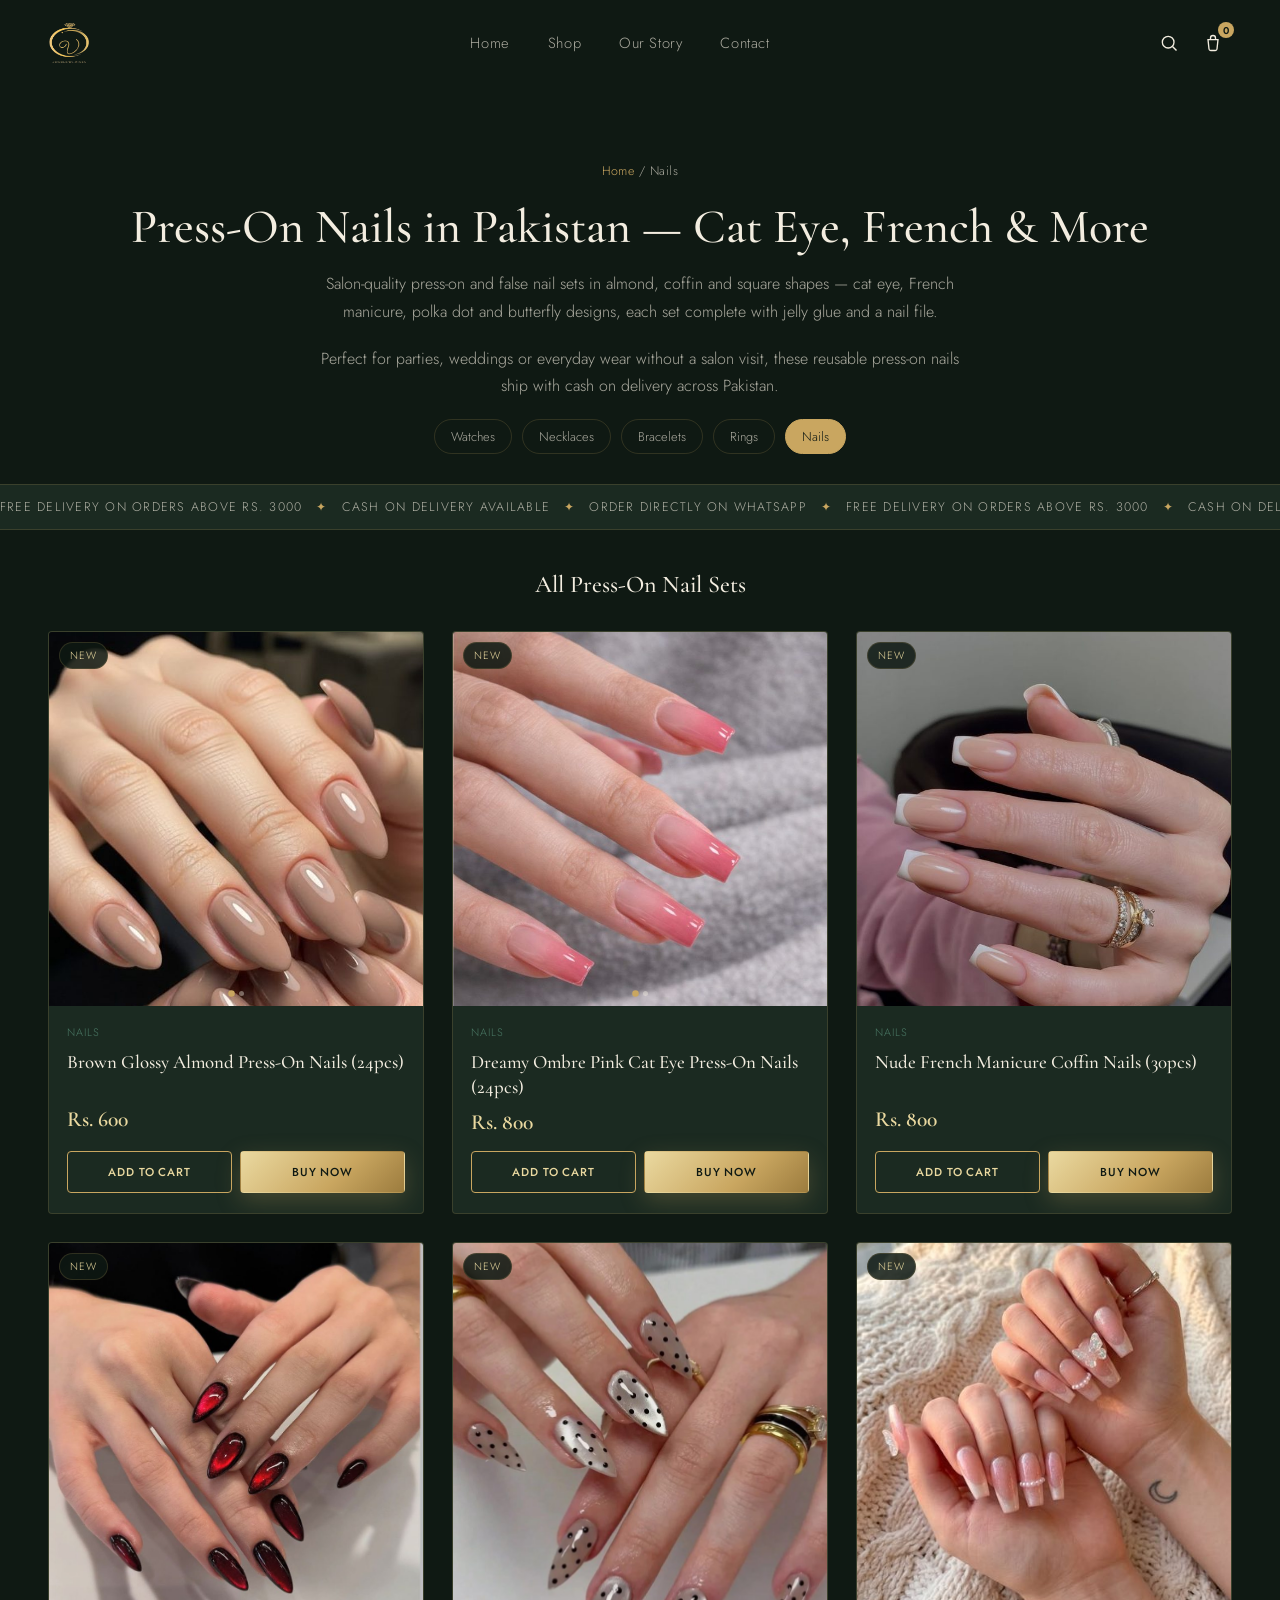
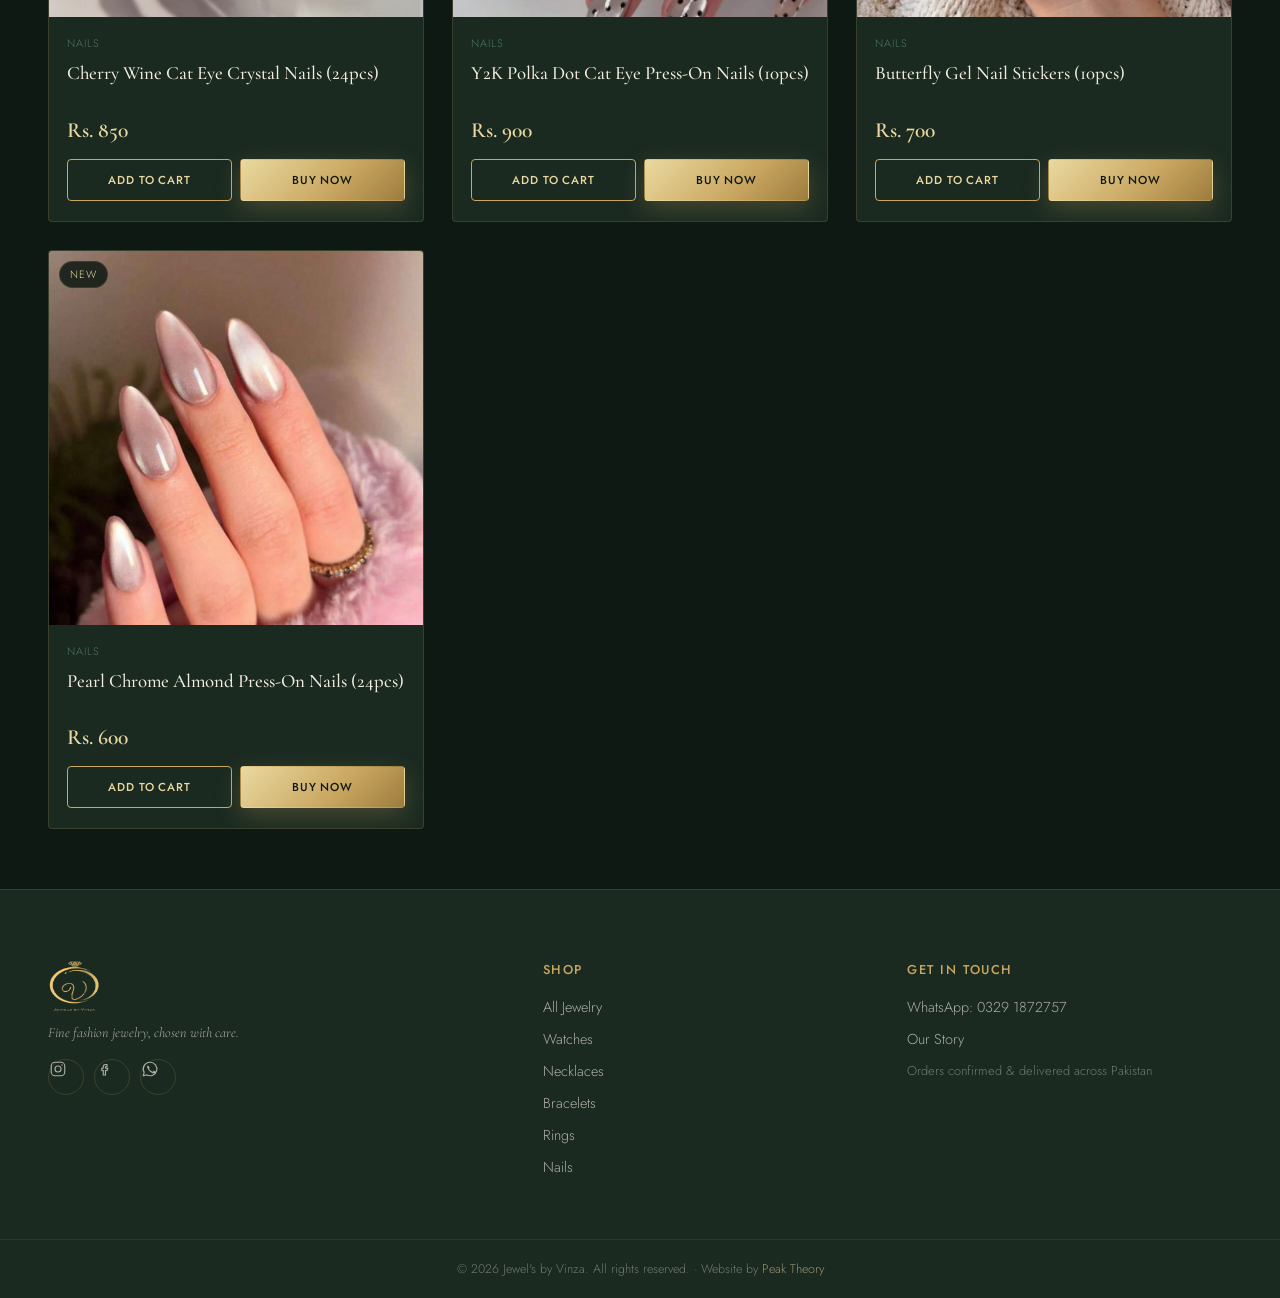
<file: jewelsbyvinza-with-cms2/jewelsbyvinza/nails.html>
<!DOCTYPE html>
<html lang="en">
<head>
<meta charset="UTF-8">
<meta name="viewport" content="width=device-width, initial-scale=1.0">
<title>Press-On Nails Online in Pakistan | Cat Eye, French Manicure Sets | Jewel's by Vinza</title>
<meta name="description" content="Buy press-on nails online in Pakistan — cat eye, French manicure, polka dot and butterfly designs with jelly glue included. Cash on delivery available.">
<meta property="og:type" content="website">
<meta property="og:site_name" content="Jewel's by Vinza">
<meta property="og:title" content="Press-On Nails Online in Pakistan | Cat Eye, French Manicure Sets | Jewel's by Vinza">
<meta property="og:description" content="Buy press-on nails online in Pakistan — cat eye, French manicure, polka dot and butterfly designs with jelly glue included. Cash on delivery available.">
<meta property="og:url" content="https://jevelsbyvinza.netlify.app/nails.html">
<meta property="og:image" content="https://jevelsbyvinza.netlify.app/images/p23-1.jpg">
<meta name="twitter:card" content="summary_large_image">
<meta name="twitter:title" content="Press-On Nails Online in Pakistan | Cat Eye, French Manicure Sets | Jewel's by Vinza">
<meta name="twitter:description" content="Buy press-on nails online in Pakistan — cat eye, French manicure, polka dot and butterfly designs with jelly glue included. Cash on delivery available.">
<meta name="twitter:image" content="https://jevelsbyvinza.netlify.app/images/p23-1.jpg">
<link rel="canonical" href="https://jevelsbyvinza.netlify.app/nails.html">
<script type="application/ld+json">
{
  "@context": "https://schema.org",
  "@type": "BreadcrumbList",
  "itemListElement": [
    {
      "@type": "ListItem",
      "position": 1,
      "name": "Home",
      "item": "https://jevelsbyvinza.netlify.app/"
    },
    {
      "@type": "ListItem",
      "position": 2,
      "name": "Nails",
      "item": "https://jevelsbyvinza.netlify.app/nails.html"
    }
  ]
}
</script>
<script type="application/ld+json">
{
  "@context": "https://schema.org",
  "@type": "ItemList",
  "itemListElement": [
    {
      "@type": "ListItem",
      "position": 1,
      "item": {
        "@type": "Product",
        "name": "Brown Glossy Almond Press-On Nails (24pcs)",
        "image": "https://jevelsbyvinza.netlify.app/images/p22-1.jpg",
        "offers": {
          "@type": "Offer",
          "priceCurrency": "PKR",
          "price": 600,
          "availability": "https://schema.org/InStock",
          "url": "https://jevelsbyvinza.netlify.app/nails.html"
        }
      }
    },
    {
      "@type": "ListItem",
      "position": 2,
      "item": {
        "@type": "Product",
        "name": "Dreamy Ombre Pink Cat Eye Press-On Nails (24pcs)",
        "image": "https://jevelsbyvinza.netlify.app/images/p23-1.jpg",
        "offers": {
          "@type": "Offer",
          "priceCurrency": "PKR",
          "price": 800,
          "availability": "https://schema.org/InStock",
          "url": "https://jevelsbyvinza.netlify.app/nails.html"
        }
      }
    },
    {
      "@type": "ListItem",
      "position": 3,
      "item": {
        "@type": "Product",
        "name": "Nude French Manicure Coffin Nails (30pcs)",
        "image": "https://jevelsbyvinza.netlify.app/images/p24-1.jpg",
        "offers": {
          "@type": "Offer",
          "priceCurrency": "PKR",
          "price": 800,
          "availability": "https://schema.org/InStock",
          "url": "https://jevelsbyvinza.netlify.app/nails.html"
        }
      }
    },
    {
      "@type": "ListItem",
      "position": 4,
      "item": {
        "@type": "Product",
        "name": "Cherry Wine Cat Eye Crystal Nails (24pcs)",
        "image": "https://jevelsbyvinza.netlify.app/images/p25-1.jpg",
        "offers": {
          "@type": "Offer",
          "priceCurrency": "PKR",
          "price": 850,
          "availability": "https://schema.org/InStock",
          "url": "https://jevelsbyvinza.netlify.app/nails.html"
        }
      }
    },
    {
      "@type": "ListItem",
      "position": 5,
      "item": {
        "@type": "Product",
        "name": "Y2K Polka Dot Cat Eye Press-On Nails (10pcs)",
        "image": "https://jevelsbyvinza.netlify.app/images/p26-1.jpg",
        "offers": {
          "@type": "Offer",
          "priceCurrency": "PKR",
          "price": 900,
          "availability": "https://schema.org/InStock",
          "url": "https://jevelsbyvinza.netlify.app/nails.html"
        }
      }
    },
    {
      "@type": "ListItem",
      "position": 6,
      "item": {
        "@type": "Product",
        "name": "Butterfly Gel Nail Stickers (10pcs)",
        "image": "https://jevelsbyvinza.netlify.app/images/p27-1.jpg",
        "offers": {
          "@type": "Offer",
          "priceCurrency": "PKR",
          "price": 700,
          "availability": "https://schema.org/InStock",
          "url": "https://jevelsbyvinza.netlify.app/nails.html"
        }
      }
    },
    {
      "@type": "ListItem",
      "position": 7,
      "item": {
        "@type": "Product",
        "name": "Pearl Chrome Almond Press-On Nails (24pcs)",
        "image": "https://jevelsbyvinza.netlify.app/images/p28-1.jpg",
        "offers": {
          "@type": "Offer",
          "priceCurrency": "PKR",
          "price": 600,
          "availability": "https://schema.org/InStock",
          "url": "https://jevelsbyvinza.netlify.app/nails.html"
        }
      }
    }
  ]
}
</script>
<link rel="icon" type="image/png" sizes="32x32" href="images/favicon-32.png">
<link rel="icon" type="image/png" sizes="192x192" href="images/favicon-192.png">
<link rel="apple-touch-icon" sizes="192x192" href="images/favicon-192.png">
<link rel="preconnect" href="https://fonts.googleapis.com">
<link rel="preconnect" href="https://fonts.gstatic.com" crossorigin>
<link href="https://fonts.googleapis.com/css2?family=Cinzel:wght@500;600;700&family=Cormorant+Garamond:ital,wght@0,400;0,500;0,600;1,400;1,500&family=Jost:wght@300;400;500;600&family=Noto+Nastaliq+Urdu:wght@500;700&display=swap" rel="stylesheet">
<link rel="stylesheet" href="styles.css?v=1789846200">
</head>
<body data-category="nails">

<!-- ============ TOP ANNOUNCEMENT STRIP ============ -->
<div class="announce-strip" id="announceStrip" style="display:none">
  <div class="announce-track">
    <span class="announce-item"><span class="urdu">آزادی مبارک</span> 🇵🇰 — Independence Day Sale, 10% OFF Everything</span>
    <span class="announce-item"><span class="urdu">آزادی مبارک</span> 🇵🇰 — Independence Day Sale, 10% OFF Everything</span>
    <span class="announce-item"><span class="urdu">آزادی مبارک</span> 🇵🇰 — Independence Day Sale, 10% OFF Everything</span>
    <span class="announce-item"><span class="urdu">آزادی مبارک</span> 🇵🇰 — Independence Day Sale, 10% OFF Everything</span>
  </div>
</div>

<!-- ============ PRELOADER ============ -->
<div class="preloader" id="preloader">
  <div class="preloader-gem">
    <svg viewBox="0 0 100 100" class="gem-svg">
      <polygon points="50,5 78,30 90,55 50,95 10,55 22,30" class="gem-outline"/>
      <polygon points="50,5 78,30 50,45 22,30" class="gem-facet f1"/>
      <polygon points="78,30 90,55 50,45" class="gem-facet f2"/>
      <polygon points="50,45 90,55 50,95" class="gem-facet f3"/>
      <polygon points="10,55 50,45 50,95" class="gem-facet f4"/>
      <polygon points="22,30 50,45 10,55" class="gem-facet f5"/>
    </svg>
  </div>
</div>

<!-- ============ INDEPENDENCE DAY SALE BANNER (first thing on the page) ============ -->
<section class="indep-banner" id="indepBanner" style="display:none">
  <div class="indep-bg">
    <svg class="indep-stars" viewBox="0 0 1200 300" preserveAspectRatio="xMidYMid slice">
      <polygon class="star s1" points="60,10 71,42 105,42 78,62 88,94 60,74 32,94 42,62 15,42 49,42"/>
      <polygon class="star s2" points="300,40 308,63 332,63 313,77 320,100 300,86 280,100 287,77 268,63 292,63"/>
      <polygon class="star s3" points="620,20 630,48 660,48 636,66 645,94 620,76 595,94 604,66 580,48 610,48"/>
      <polygon class="star s4" points="900,50 908,72 932,72 913,86 920,108 900,94 880,108 887,86 868,72 892,72"/>
      <polygon class="star s5" points="1120,15 1130,43 1160,43 1136,61 1145,89 1120,71 1095,89 1104,61 1080,43 1110,43"/>
      <polygon class="star s6" points="450,120 458,142 482,142 463,156 470,178 450,164 430,178 437,156 418,142 442,142"/>
      <polygon class="star s7" points="1000,150 1008,172 1032,172 1013,186 1020,208 1000,194 980,208 987,186 968,172 992,172"/>
    </svg>
    <svg class="indep-crescent" viewBox="0 0 100 100">
      <path d="M62 15 A35 35 0 1 0 62 85 A28 28 0 1 1 62 15 Z" class="crescent-shape"/>
    </svg>
    <div class="flag-wave"></div>
    <div class="rise-particles" id="riseParticles"></div>
  </div>
  <div class="indep-content">
    <p class="indep-eyebrow-urdu urdu">آزادی مبارک 🇵🇰</p>
    <p class="indep-eyebrow">Independence Day Sale</p>
    <h2 class="indep-title">14 August — <span class="indep-highlight">10% OFF</span> Everything</h2>
    <p class="indep-sub">Celebrate Independence Day with an exclusive site-wide discount.</p>
    <div class="countdown" id="countdown">
      <div class="cd-box"><span id="cdDays">00</span><label>Days</label></div>
      <div class="cd-sep">:</div>
      <div class="cd-box"><span id="cdHours">00</span><label>Hours</label></div>
      <div class="cd-sep">:</div>
      <div class="cd-box"><span id="cdMins">00</span><label>Mins</label></div>
      <div class="cd-sep">:</div>
      <div class="cd-box"><span id="cdSecs">00</span><label>Secs</label></div>
    </div>
    
  </div>
</section>

<!-- ============ HEADER ============ -->
<header class="site-header" id="siteHeader">
  <div class="header-inner">
    <button class="hamburger" id="hamburgerBtn" aria-label="Open menu">
      <span></span><span></span><span></span>
    </button>

    <a href="index.html" class="logo">
      <img src="images/logo-header.png" alt="Jewel's by Vinza" class="logo-img">
    </a>

    <nav class="main-nav" id="mainNav">
      <a href="index.html" class="nav-link">Home</a>
      <a href="index.html#categories" class="nav-link">Shop</a>
      <a href="index.html#about" class="nav-link">Our Story</a>
      <a href="#contact" class="nav-link">Contact</a>
    </nav>

    <div class="header-actions">
      <button class="icon-btn" id="searchToggle" aria-label="Search">
        <svg viewBox="0 0 24 24" width="20" height="20"><circle cx="11" cy="11" r="7" fill="none" stroke="currentColor" stroke-width="1.6"/><line x1="21" y1="21" x2="16.2" y2="16.2" stroke="currentColor" stroke-width="1.6"/></svg>
      </button>
      <button class="icon-btn cart-btn" id="cartToggle" aria-label="Cart">
        <svg viewBox="0 0 24 24" width="20" height="20"><path d="M6 8h12l-1.2 11.2a2 2 0 0 1-2 1.8H9.2a2 2 0 0 1-2-1.8L6 8z" fill="none" stroke="currentColor" stroke-width="1.6"/><path d="M9 8V6a3 3 0 0 1 6 0v2" fill="none" stroke="currentColor" stroke-width="1.6"/></svg>
        <span class="cart-count" id="cartCount">0</span>
      </button>
    </div>
  </div>

  <div class="search-panel" id="searchPanel">
    <input type="text" id="searchInput" placeholder="Search rings, necklaces, watches…" autocomplete="off">
    <div class="search-results" id="searchResults"></div>
  </div>
</header>

<div class="nav-overlay" id="navOverlay"></div>

<!-- ============ CATEGORY HERO ============ -->
<section class="category-hero" id="home">
  <p class="breadcrumb"><a href="index.html">Home</a> / Nails</p>
  <h1 class="category-h1">Press-On Nails in Pakistan — Cat Eye, French & More</h1>
  <p class="category-intro">Salon-quality press-on and false nail sets in almond, coffin and square shapes — cat eye, French manicure, polka dot and butterfly designs, each set complete with jelly glue and a nail file.</p>
  <p class="category-intro">Perfect for parties, weddings or everyday wear without a salon visit, these reusable press-on nails ship with cash on delivery across Pakistan.</p>
  <div class="category-crosslinks">
      <a href="watches.html">Watches</a>
      <a href="necklaces.html">Necklaces</a>
      <a href="bracelets.html">Bracelets</a>
      <a href="rings.html">Rings</a>
      <a href="nails.html" class="current">Nails</a>
  </div>
</section>

<!-- ============ MARQUEE STRIP ============ -->
<div class="marquee-strip">
  <div class="marquee-track">
    <span>Free Delivery on Orders Above Rs. 3000</span>
    <span class="dot">✦</span>
    <span>Cash on Delivery Available</span>
    <span class="dot">✦</span>
    <span>Order Directly on WhatsApp</span>
    <span class="dot">✦</span>
    <span>Free Delivery on Orders Above Rs. 3000</span>
    <span class="dot">✦</span>
    <span>Cash on Delivery Available</span>
    <span class="dot">✦</span>
    <span>Order Directly on WhatsApp</span>
    <span class="dot">✦</span>
  </div>
</div>

<!-- ============ PRODUCT GRID ============ -->
<section class="shop-section shop-section-cat">
  <h2 class="section-title-sm">All Press-On Nail Sets</h2>
  <div class="product-grid" id="productGrid"></div>
</section>

<!-- ============ CONTACT / FOOTER ============ -->
<footer class="site-footer" id="contact">
  <div class="footer-inner">
    <div class="footer-col brand-col">
      <a href="index.html" class="logo footer-logo">
        <img src="images/logo-header.png" alt="Jewel's by Vinza" class="logo-img">
      </a>
      <p class="footer-tagline">Fine fashion jewelry, chosen with care.</p>
      <div class="footer-socials">
        <a href="#" class="social-icon" aria-label="Instagram">
          <svg viewBox="0 0 24 24" width="18" height="18"><rect x="3" y="3" width="18" height="18" rx="5" fill="none" stroke="currentColor" stroke-width="1.5"/><circle cx="12" cy="12" r="4" fill="none" stroke="currentColor" stroke-width="1.5"/><circle cx="17.3" cy="6.7" r="1" fill="currentColor"/></svg>
        </a>
        <a href="#" class="social-icon" aria-label="Facebook">
          <svg viewBox="0 0 24 24" width="18" height="18"><path d="M14 9h2V6h-2c-1.7 0-3 1.3-3 3v2H9v3h2v6h3v-6h2.2l.8-3H14V9z" fill="none" stroke="currentColor" stroke-width="1.5"/></svg>
        </a>
        <a href="#" class="social-icon" aria-label="WhatsApp">
          <svg viewBox="0 0 24 24" width="18" height="18"><path d="M12 3a9 9 0 0 0-7.8 13.5L3 21l4.7-1.2A9 9 0 1 0 12 3z" fill="none" stroke="currentColor" stroke-width="1.5"/><path d="M8.5 8.8c.3-.7.6-.7 1-.7h.5c.2 0 .4 0 .6.5.2.5.7 1.7.7 1.8.1.1.1.3 0 .4-.1.2-.2.3-.3.5-.1.1-.3.3-.1.6.2.4.9 1.4 1.9 2.2 1.3 1 2.3 1.4 2.7 1.5.2.1.4.1.5-.1.2-.2.6-.7.8-1 .2-.2.3-.2.6-.1.2.1 1.5.7 1.8.8.3.1.5.2.5.3.1.4.1.8-.1 1.2-.2.4-1.2 1.1-2.3 1.1-1.1 0-2.9-.4-5-2.3-2.5-2.2-3.6-4.4-3.7-4.9-.1-.4-.6-1.4-.6-2.3 0-.9.5-1.4.7-1.6z" fill="currentColor"/></svg>
        </a>
      </div>
    </div>

    <div class="footer-col">
      <h4>Shop</h4>
      <a href="index.html#categories">All Jewelry</a>
      <a href="watches.html">Watches</a>
      <a href="necklaces.html">Necklaces</a>
      <a href="bracelets.html">Bracelets</a>
      <a href="rings.html">Rings</a>
      <a href="nails.html">Nails</a>
    </div>

    <div class="footer-col">
      <h4>Get in Touch</h4>
      <a href="https://wa.me/923291872757" target="_blank" rel="noopener">WhatsApp: 0329&nbsp;1872757</a>
      <a href="index.html#about">Our Story</a>
      <span class="footer-note">Orders confirmed &amp; delivered across Pakistan</span>
    </div>
  </div>
  <div class="footer-bottom">
    <span>© <span id="year"></span> Jewel's by Vinza. All rights reserved.</span>
    <span class="footer-credit"> · Website by <a href="https://instagram.com/peak_.theory" target="_blank" rel="noopener">Peak Theory</a></span>
  </div>
</footer>

<!-- ============ CART DRAWER ============ -->
<div class="cart-overlay" id="cartOverlay"></div>
<aside class="cart-drawer" id="cartDrawer">
  <div class="cart-header">
    <h3>Your Bag</h3>
    <button class="close-btn" id="cartCloseBtn" aria-label="Close cart">&times;</button>
  </div>
  <div class="cart-items" id="cartItems">
    <div class="cart-empty" id="cartEmpty">
      <svg viewBox="0 0 100 100" class="gem-svg small"><polygon points="50,5 78,30 90,55 50,95 10,55 22,30" class="gem-outline"/></svg>
      <p>Your bag is empty</p>
      <a href="#categories" class="btn btn-gold small" id="cartEmptyShop">Start Shopping</a>
    </div>
  </div>
  <div class="cart-footer" id="cartFooter">
    <div class="cart-subtotal-row">
      <span>Subtotal</span>
      <span id="cartSubtotal">Rs. 0</span>
    </div>
    <p class="cart-note" id="cartNote">Delivery charges calculated on WhatsApp confirmation.</p>
    <button class="btn btn-gold full-width" id="checkoutBtn">Checkout on WhatsApp</button>
  </div>
</aside>

<!-- ============ CHECKOUT DETAILS MODAL ============ -->
<div class="modal-overlay" id="checkoutModalOverlay"></div>
<div class="checkout-modal" id="checkoutModal">
  <div class="checkout-modal-header">
    <h3>Your Delivery Details</h3>
    <button class="close-btn" id="checkoutModalClose" aria-label="Close">&times;</button>
  </div>
  <form id="checkoutForm" class="checkout-form">
    <label>
      <span>Full Name <em>*</em></span>
      <input type="text" id="custName" required placeholder="e.g. Ayesha Khan">
    </label>
    <label>
      <span>Phone Number <em>*</em></span>
      <input type="tel" id="custPhone" required placeholder="03xx-xxxxxxx">
    </label>
    <label>
      <span>Delivery Address <em>*</em></span>
      <textarea id="custAddress" required rows="3" placeholder="House #, Street, Area, City"></textarea>
    </label>
    <label>
      <span>Email <em>(optional)</em></span>
      <input type="email" id="custEmail" placeholder="you@example.com">
    </label>
    <button type="submit" class="btn btn-gold full-width">Send Order on WhatsApp</button>
    <p class="checkout-form-note">We'll send this along with your order to Jewel's by Vinza on WhatsApp so you don't have to repeat it.</p>
  </form>
</div>


<!-- ============ TOAST ============ -->
<div class="toast" id="toast"></div>

<script src="script.js?v=1789846200"></script>
</body>
</html>
</file>
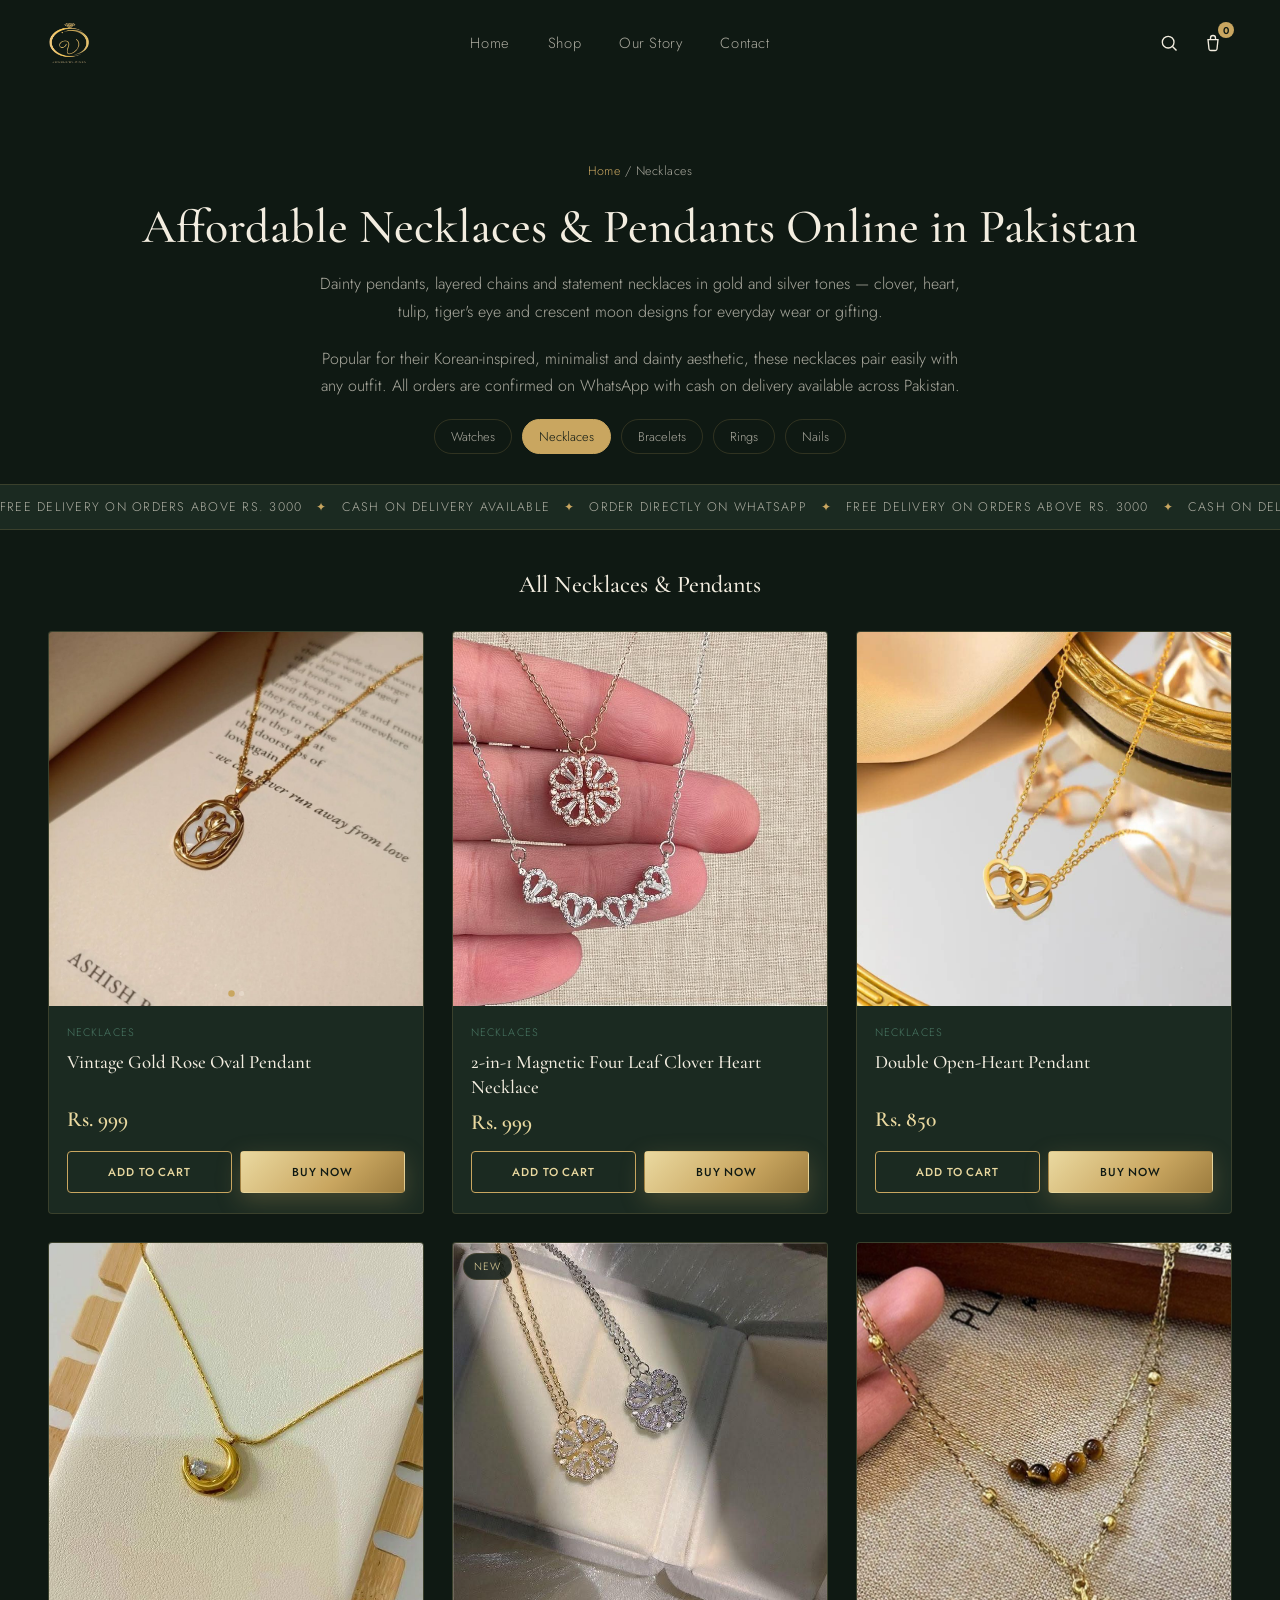
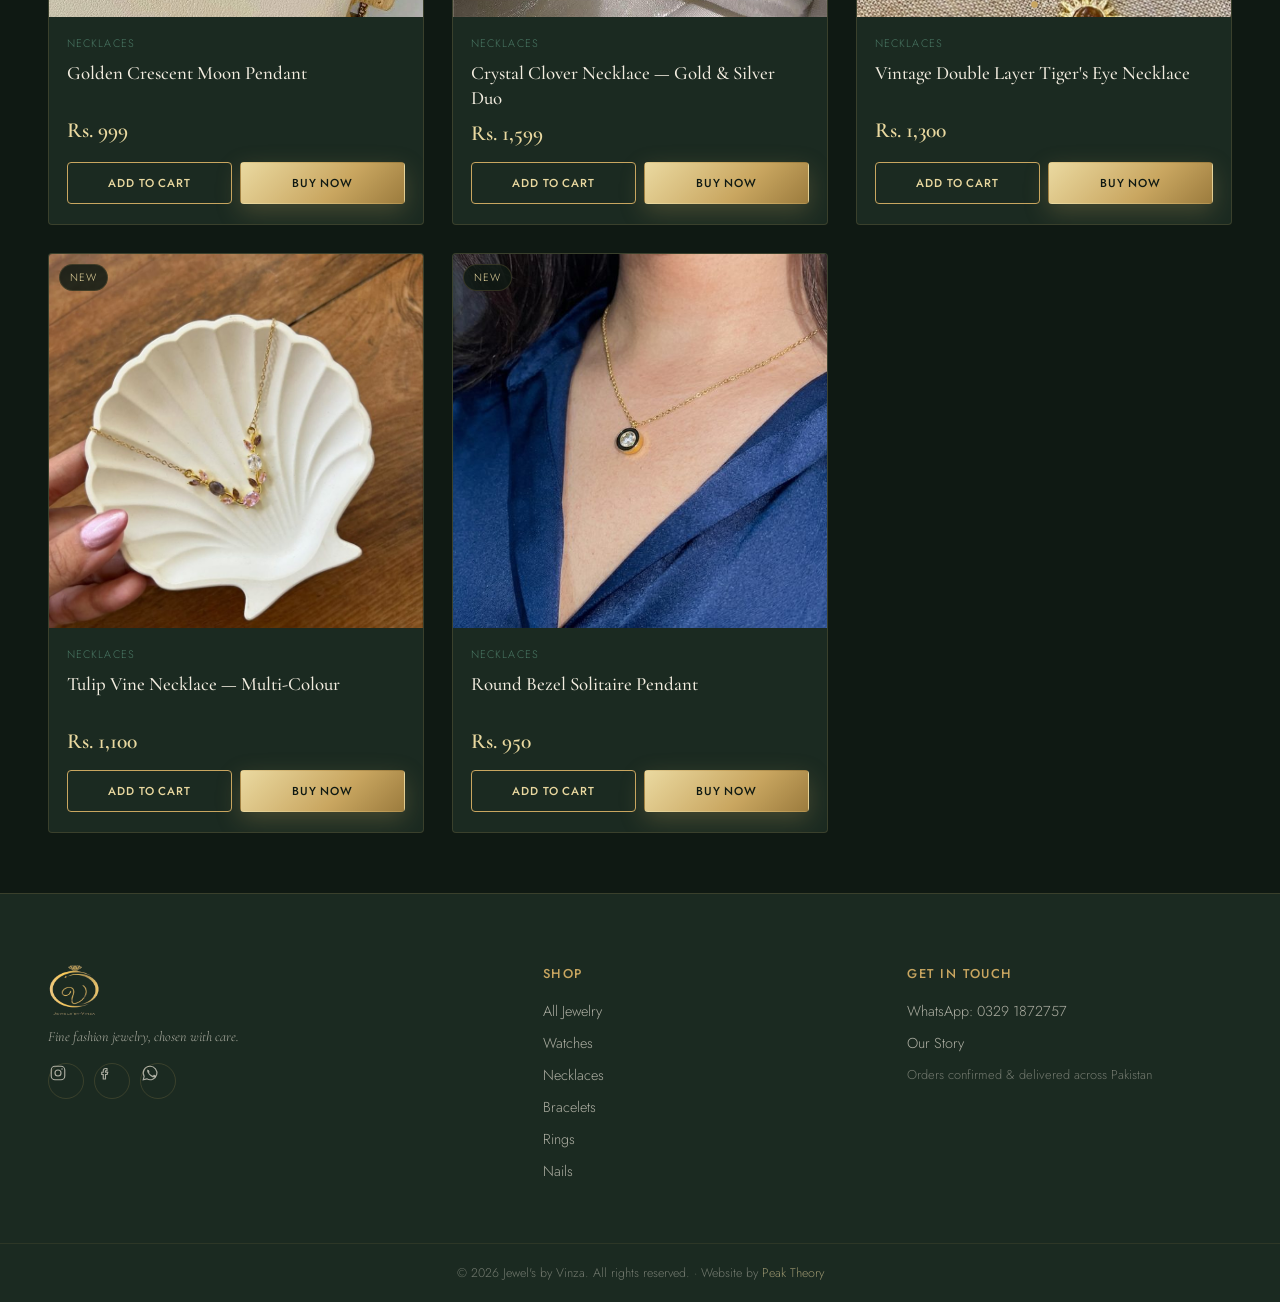
<file: jewelsbyvinza-with-cms2/jewelsbyvinza/necklaces.html>
<!DOCTYPE html>
<html lang="en">
<head>
<meta charset="UTF-8">
<meta name="viewport" content="width=device-width, initial-scale=1.0">
<title>Necklaces & Pendants Online in Pakistan | Affordable Gold Jewelry | Jewel's by Vinza</title>
<meta name="description" content="Browse affordable gold plated necklaces and pendants online in Pakistan — clover, heart, tulip, crescent moon designs. Cash on delivery, order on WhatsApp.">
<meta property="og:type" content="website">
<meta property="og:site_name" content="Jewel's by Vinza">
<meta property="og:title" content="Necklaces & Pendants Online in Pakistan | Affordable Gold Jewelry | Jewel's by Vinza">
<meta property="og:description" content="Browse affordable gold plated necklaces and pendants online in Pakistan — clover, heart, tulip, crescent moon designs. Cash on delivery, order on WhatsApp.">
<meta property="og:url" content="https://jevelsbyvinza.netlify.app/necklaces.html">
<meta property="og:image" content="https://jevelsbyvinza.netlify.app/images/p7-1.jpg">
<meta name="twitter:card" content="summary_large_image">
<meta name="twitter:title" content="Necklaces & Pendants Online in Pakistan | Affordable Gold Jewelry | Jewel's by Vinza">
<meta name="twitter:description" content="Browse affordable gold plated necklaces and pendants online in Pakistan — clover, heart, tulip, crescent moon designs. Cash on delivery, order on WhatsApp.">
<meta name="twitter:image" content="https://jevelsbyvinza.netlify.app/images/p7-1.jpg">
<link rel="canonical" href="https://jevelsbyvinza.netlify.app/necklaces.html">
<script type="application/ld+json">
{
  "@context": "https://schema.org",
  "@type": "BreadcrumbList",
  "itemListElement": [
    {
      "@type": "ListItem",
      "position": 1,
      "name": "Home",
      "item": "https://jevelsbyvinza.netlify.app/"
    },
    {
      "@type": "ListItem",
      "position": 2,
      "name": "Necklaces",
      "item": "https://jevelsbyvinza.netlify.app/necklaces.html"
    }
  ]
}
</script>
<script type="application/ld+json">
{
  "@context": "https://schema.org",
  "@type": "ItemList",
  "itemListElement": [
    {
      "@type": "ListItem",
      "position": 1,
      "item": {
        "@type": "Product",
        "name": "Vintage Gold Rose Oval Pendant",
        "image": "https://jevelsbyvinza.netlify.app/images/p2-1.jpg",
        "offers": {
          "@type": "Offer",
          "priceCurrency": "PKR",
          "price": 999,
          "availability": "https://schema.org/InStock",
          "url": "https://jevelsbyvinza.netlify.app/necklaces.html"
        }
      }
    },
    {
      "@type": "ListItem",
      "position": 2,
      "item": {
        "@type": "Product",
        "name": "2-in-1 Magnetic Four Leaf Clover Heart Necklace",
        "image": "https://jevelsbyvinza.netlify.app/images/p4-1.jpg",
        "offers": {
          "@type": "Offer",
          "priceCurrency": "PKR",
          "price": 999,
          "availability": "https://schema.org/InStock",
          "url": "https://jevelsbyvinza.netlify.app/necklaces.html"
        }
      }
    },
    {
      "@type": "ListItem",
      "position": 3,
      "item": {
        "@type": "Product",
        "name": "Double Open-Heart Pendant",
        "image": "https://jevelsbyvinza.netlify.app/images/p5-1.jpg",
        "offers": {
          "@type": "Offer",
          "priceCurrency": "PKR",
          "price": 850,
          "availability": "https://schema.org/InStock",
          "url": "https://jevelsbyvinza.netlify.app/necklaces.html"
        }
      }
    },
    {
      "@type": "ListItem",
      "position": 4,
      "item": {
        "@type": "Product",
        "name": "Golden Crescent Moon Pendant",
        "image": "https://jevelsbyvinza.netlify.app/images/p6-1.jpg",
        "offers": {
          "@type": "Offer",
          "priceCurrency": "PKR",
          "price": 999,
          "availability": "https://schema.org/InStock",
          "url": "https://jevelsbyvinza.netlify.app/necklaces.html"
        }
      }
    },
    {
      "@type": "ListItem",
      "position": 5,
      "item": {
        "@type": "Product",
        "name": "Crystal Clover Necklace \u2014 Gold & Silver Duo",
        "image": "https://jevelsbyvinza.netlify.app/images/p7-1.jpg",
        "offers": {
          "@type": "Offer",
          "priceCurrency": "PKR",
          "price": 1599,
          "availability": "https://schema.org/InStock",
          "url": "https://jevelsbyvinza.netlify.app/necklaces.html"
        }
      }
    },
    {
      "@type": "ListItem",
      "position": 6,
      "item": {
        "@type": "Product",
        "name": "Vintage Double Layer Tiger's Eye Necklace",
        "image": "https://jevelsbyvinza.netlify.app/images/p10-1.jpg",
        "offers": {
          "@type": "Offer",
          "priceCurrency": "PKR",
          "price": 1300,
          "availability": "https://schema.org/InStock",
          "url": "https://jevelsbyvinza.netlify.app/necklaces.html"
        }
      }
    },
    {
      "@type": "ListItem",
      "position": 7,
      "item": {
        "@type": "Product",
        "name": "Tulip Vine Necklace \u2014 Multi-Colour",
        "image": "https://jevelsbyvinza.netlify.app/images/p15-1.jpg",
        "offers": {
          "@type": "Offer",
          "priceCurrency": "PKR",
          "price": 1100,
          "availability": "https://schema.org/InStock",
          "url": "https://jevelsbyvinza.netlify.app/necklaces.html"
        }
      }
    },
    {
      "@type": "ListItem",
      "position": 8,
      "item": {
        "@type": "Product",
        "name": "Round Bezel Solitaire Pendant",
        "image": "https://jevelsbyvinza.netlify.app/images/p21-1.jpg",
        "offers": {
          "@type": "Offer",
          "priceCurrency": "PKR",
          "price": 950,
          "availability": "https://schema.org/InStock",
          "url": "https://jevelsbyvinza.netlify.app/necklaces.html"
        }
      }
    }
  ]
}
</script>
<link rel="icon" type="image/png" sizes="32x32" href="images/favicon-32.png">
<link rel="icon" type="image/png" sizes="192x192" href="images/favicon-192.png">
<link rel="apple-touch-icon" sizes="192x192" href="images/favicon-192.png">
<link rel="preconnect" href="https://fonts.googleapis.com">
<link rel="preconnect" href="https://fonts.gstatic.com" crossorigin>
<link href="https://fonts.googleapis.com/css2?family=Cinzel:wght@500;600;700&family=Cormorant+Garamond:ital,wght@0,400;0,500;0,600;1,400;1,500&family=Jost:wght@300;400;500;600&family=Noto+Nastaliq+Urdu:wght@500;700&display=swap" rel="stylesheet">
<link rel="stylesheet" href="styles.css?v=1789846200">
</head>
<body data-category="necklaces">

<!-- ============ TOP ANNOUNCEMENT STRIP ============ -->
<div class="announce-strip" id="announceStrip" style="display:none">
  <div class="announce-track">
    <span class="announce-item"><span class="urdu">آزادی مبارک</span> 🇵🇰 — Independence Day Sale, 10% OFF Everything</span>
    <span class="announce-item"><span class="urdu">آزادی مبارک</span> 🇵🇰 — Independence Day Sale, 10% OFF Everything</span>
    <span class="announce-item"><span class="urdu">آزادی مبارک</span> 🇵🇰 — Independence Day Sale, 10% OFF Everything</span>
    <span class="announce-item"><span class="urdu">آزادی مبارک</span> 🇵🇰 — Independence Day Sale, 10% OFF Everything</span>
  </div>
</div>

<!-- ============ PRELOADER ============ -->
<div class="preloader" id="preloader">
  <div class="preloader-gem">
    <svg viewBox="0 0 100 100" class="gem-svg">
      <polygon points="50,5 78,30 90,55 50,95 10,55 22,30" class="gem-outline"/>
      <polygon points="50,5 78,30 50,45 22,30" class="gem-facet f1"/>
      <polygon points="78,30 90,55 50,45" class="gem-facet f2"/>
      <polygon points="50,45 90,55 50,95" class="gem-facet f3"/>
      <polygon points="10,55 50,45 50,95" class="gem-facet f4"/>
      <polygon points="22,30 50,45 10,55" class="gem-facet f5"/>
    </svg>
  </div>
</div>

<!-- ============ INDEPENDENCE DAY SALE BANNER (first thing on the page) ============ -->
<section class="indep-banner" id="indepBanner" style="display:none">
  <div class="indep-bg">
    <svg class="indep-stars" viewBox="0 0 1200 300" preserveAspectRatio="xMidYMid slice">
      <polygon class="star s1" points="60,10 71,42 105,42 78,62 88,94 60,74 32,94 42,62 15,42 49,42"/>
      <polygon class="star s2" points="300,40 308,63 332,63 313,77 320,100 300,86 280,100 287,77 268,63 292,63"/>
      <polygon class="star s3" points="620,20 630,48 660,48 636,66 645,94 620,76 595,94 604,66 580,48 610,48"/>
      <polygon class="star s4" points="900,50 908,72 932,72 913,86 920,108 900,94 880,108 887,86 868,72 892,72"/>
      <polygon class="star s5" points="1120,15 1130,43 1160,43 1136,61 1145,89 1120,71 1095,89 1104,61 1080,43 1110,43"/>
      <polygon class="star s6" points="450,120 458,142 482,142 463,156 470,178 450,164 430,178 437,156 418,142 442,142"/>
      <polygon class="star s7" points="1000,150 1008,172 1032,172 1013,186 1020,208 1000,194 980,208 987,186 968,172 992,172"/>
    </svg>
    <svg class="indep-crescent" viewBox="0 0 100 100">
      <path d="M62 15 A35 35 0 1 0 62 85 A28 28 0 1 1 62 15 Z" class="crescent-shape"/>
    </svg>
    <div class="flag-wave"></div>
    <div class="rise-particles" id="riseParticles"></div>
  </div>
  <div class="indep-content">
    <p class="indep-eyebrow-urdu urdu">آزادی مبارک 🇵🇰</p>
    <p class="indep-eyebrow">Independence Day Sale</p>
    <h2 class="indep-title">14 August — <span class="indep-highlight">10% OFF</span> Everything</h2>
    <p class="indep-sub">Celebrate Independence Day with an exclusive site-wide discount.</p>
    <div class="countdown" id="countdown">
      <div class="cd-box"><span id="cdDays">00</span><label>Days</label></div>
      <div class="cd-sep">:</div>
      <div class="cd-box"><span id="cdHours">00</span><label>Hours</label></div>
      <div class="cd-sep">:</div>
      <div class="cd-box"><span id="cdMins">00</span><label>Mins</label></div>
      <div class="cd-sep">:</div>
      <div class="cd-box"><span id="cdSecs">00</span><label>Secs</label></div>
    </div>
    
  </div>
</section>

<!-- ============ HEADER ============ -->
<header class="site-header" id="siteHeader">
  <div class="header-inner">
    <button class="hamburger" id="hamburgerBtn" aria-label="Open menu">
      <span></span><span></span><span></span>
    </button>

    <a href="index.html" class="logo">
      <img src="images/logo-header.png" alt="Jewel's by Vinza" class="logo-img">
    </a>

    <nav class="main-nav" id="mainNav">
      <a href="index.html" class="nav-link">Home</a>
      <a href="index.html#categories" class="nav-link">Shop</a>
      <a href="index.html#about" class="nav-link">Our Story</a>
      <a href="#contact" class="nav-link">Contact</a>
    </nav>

    <div class="header-actions">
      <button class="icon-btn" id="searchToggle" aria-label="Search">
        <svg viewBox="0 0 24 24" width="20" height="20"><circle cx="11" cy="11" r="7" fill="none" stroke="currentColor" stroke-width="1.6"/><line x1="21" y1="21" x2="16.2" y2="16.2" stroke="currentColor" stroke-width="1.6"/></svg>
      </button>
      <button class="icon-btn cart-btn" id="cartToggle" aria-label="Cart">
        <svg viewBox="0 0 24 24" width="20" height="20"><path d="M6 8h12l-1.2 11.2a2 2 0 0 1-2 1.8H9.2a2 2 0 0 1-2-1.8L6 8z" fill="none" stroke="currentColor" stroke-width="1.6"/><path d="M9 8V6a3 3 0 0 1 6 0v2" fill="none" stroke="currentColor" stroke-width="1.6"/></svg>
        <span class="cart-count" id="cartCount">0</span>
      </button>
    </div>
  </div>

  <div class="search-panel" id="searchPanel">
    <input type="text" id="searchInput" placeholder="Search rings, necklaces, watches…" autocomplete="off">
    <div class="search-results" id="searchResults"></div>
  </div>
</header>

<div class="nav-overlay" id="navOverlay"></div>

<!-- ============ CATEGORY HERO ============ -->
<section class="category-hero" id="home">
  <p class="breadcrumb"><a href="index.html">Home</a> / Necklaces</p>
  <h1 class="category-h1">Affordable Necklaces & Pendants Online in Pakistan</h1>
  <p class="category-intro">Dainty pendants, layered chains and statement necklaces in gold and silver tones — clover, heart, tulip, tiger's eye and crescent moon designs for everyday wear or gifting.</p>
  <p class="category-intro">Popular for their Korean-inspired, minimalist and dainty aesthetic, these necklaces pair easily with any outfit. All orders are confirmed on WhatsApp with cash on delivery available across Pakistan.</p>
  <div class="category-crosslinks">
      <a href="watches.html">Watches</a>
      <a href="necklaces.html" class="current">Necklaces</a>
      <a href="bracelets.html">Bracelets</a>
      <a href="rings.html">Rings</a>
      <a href="nails.html">Nails</a>
  </div>
</section>

<!-- ============ MARQUEE STRIP ============ -->
<div class="marquee-strip">
  <div class="marquee-track">
    <span>Free Delivery on Orders Above Rs. 3000</span>
    <span class="dot">✦</span>
    <span>Cash on Delivery Available</span>
    <span class="dot">✦</span>
    <span>Order Directly on WhatsApp</span>
    <span class="dot">✦</span>
    <span>Free Delivery on Orders Above Rs. 3000</span>
    <span class="dot">✦</span>
    <span>Cash on Delivery Available</span>
    <span class="dot">✦</span>
    <span>Order Directly on WhatsApp</span>
    <span class="dot">✦</span>
  </div>
</div>

<!-- ============ PRODUCT GRID ============ -->
<section class="shop-section shop-section-cat">
  <h2 class="section-title-sm">All Necklaces & Pendants</h2>
  <div class="product-grid" id="productGrid"></div>
</section>

<!-- ============ CONTACT / FOOTER ============ -->
<footer class="site-footer" id="contact">
  <div class="footer-inner">
    <div class="footer-col brand-col">
      <a href="index.html" class="logo footer-logo">
        <img src="images/logo-header.png" alt="Jewel's by Vinza" class="logo-img">
      </a>
      <p class="footer-tagline">Fine fashion jewelry, chosen with care.</p>
      <div class="footer-socials">
        <a href="#" class="social-icon" aria-label="Instagram">
          <svg viewBox="0 0 24 24" width="18" height="18"><rect x="3" y="3" width="18" height="18" rx="5" fill="none" stroke="currentColor" stroke-width="1.5"/><circle cx="12" cy="12" r="4" fill="none" stroke="currentColor" stroke-width="1.5"/><circle cx="17.3" cy="6.7" r="1" fill="currentColor"/></svg>
        </a>
        <a href="#" class="social-icon" aria-label="Facebook">
          <svg viewBox="0 0 24 24" width="18" height="18"><path d="M14 9h2V6h-2c-1.7 0-3 1.3-3 3v2H9v3h2v6h3v-6h2.2l.8-3H14V9z" fill="none" stroke="currentColor" stroke-width="1.5"/></svg>
        </a>
        <a href="#" class="social-icon" aria-label="WhatsApp">
          <svg viewBox="0 0 24 24" width="18" height="18"><path d="M12 3a9 9 0 0 0-7.8 13.5L3 21l4.7-1.2A9 9 0 1 0 12 3z" fill="none" stroke="currentColor" stroke-width="1.5"/><path d="M8.5 8.8c.3-.7.6-.7 1-.7h.5c.2 0 .4 0 .6.5.2.5.7 1.7.7 1.8.1.1.1.3 0 .4-.1.2-.2.3-.3.5-.1.1-.3.3-.1.6.2.4.9 1.4 1.9 2.2 1.3 1 2.3 1.4 2.7 1.5.2.1.4.1.5-.1.2-.2.6-.7.8-1 .2-.2.3-.2.6-.1.2.1 1.5.7 1.8.8.3.1.5.2.5.3.1.4.1.8-.1 1.2-.2.4-1.2 1.1-2.3 1.1-1.1 0-2.9-.4-5-2.3-2.5-2.2-3.6-4.4-3.7-4.9-.1-.4-.6-1.4-.6-2.3 0-.9.5-1.4.7-1.6z" fill="currentColor"/></svg>
        </a>
      </div>
    </div>

    <div class="footer-col">
      <h4>Shop</h4>
      <a href="index.html#categories">All Jewelry</a>
      <a href="watches.html">Watches</a>
      <a href="necklaces.html">Necklaces</a>
      <a href="bracelets.html">Bracelets</a>
      <a href="rings.html">Rings</a>
      <a href="nails.html">Nails</a>
    </div>

    <div class="footer-col">
      <h4>Get in Touch</h4>
      <a href="https://wa.me/923291872757" target="_blank" rel="noopener">WhatsApp: 0329&nbsp;1872757</a>
      <a href="index.html#about">Our Story</a>
      <span class="footer-note">Orders confirmed &amp; delivered across Pakistan</span>
    </div>
  </div>
  <div class="footer-bottom">
    <span>© <span id="year"></span> Jewel's by Vinza. All rights reserved.</span>
    <span class="footer-credit"> · Website by <a href="https://instagram.com/peak_.theory" target="_blank" rel="noopener">Peak Theory</a></span>
  </div>
</footer>

<!-- ============ CART DRAWER ============ -->
<div class="cart-overlay" id="cartOverlay"></div>
<aside class="cart-drawer" id="cartDrawer">
  <div class="cart-header">
    <h3>Your Bag</h3>
    <button class="close-btn" id="cartCloseBtn" aria-label="Close cart">&times;</button>
  </div>
  <div class="cart-items" id="cartItems">
    <div class="cart-empty" id="cartEmpty">
      <svg viewBox="0 0 100 100" class="gem-svg small"><polygon points="50,5 78,30 90,55 50,95 10,55 22,30" class="gem-outline"/></svg>
      <p>Your bag is empty</p>
      <a href="#categories" class="btn btn-gold small" id="cartEmptyShop">Start Shopping</a>
    </div>
  </div>
  <div class="cart-footer" id="cartFooter">
    <div class="cart-subtotal-row">
      <span>Subtotal</span>
      <span id="cartSubtotal">Rs. 0</span>
    </div>
    <p class="cart-note" id="cartNote">Delivery charges calculated on WhatsApp confirmation.</p>
    <button class="btn btn-gold full-width" id="checkoutBtn">Checkout on WhatsApp</button>
  </div>
</aside>

<!-- ============ CHECKOUT DETAILS MODAL ============ -->
<div class="modal-overlay" id="checkoutModalOverlay"></div>
<div class="checkout-modal" id="checkoutModal">
  <div class="checkout-modal-header">
    <h3>Your Delivery Details</h3>
    <button class="close-btn" id="checkoutModalClose" aria-label="Close">&times;</button>
  </div>
  <form id="checkoutForm" class="checkout-form">
    <label>
      <span>Full Name <em>*</em></span>
      <input type="text" id="custName" required placeholder="e.g. Ayesha Khan">
    </label>
    <label>
      <span>Phone Number <em>*</em></span>
      <input type="tel" id="custPhone" required placeholder="03xx-xxxxxxx">
    </label>
    <label>
      <span>Delivery Address <em>*</em></span>
      <textarea id="custAddress" required rows="3" placeholder="House #, Street, Area, City"></textarea>
    </label>
    <label>
      <span>Email <em>(optional)</em></span>
      <input type="email" id="custEmail" placeholder="you@example.com">
    </label>
    <button type="submit" class="btn btn-gold full-width">Send Order on WhatsApp</button>
    <p class="checkout-form-note">We'll send this along with your order to Jewel's by Vinza on WhatsApp so you don't have to repeat it.</p>
  </form>
</div>


<!-- ============ TOAST ============ -->
<div class="toast" id="toast"></div>

<script src="script.js?v=1789846200"></script>
</body>
</html>
</file>
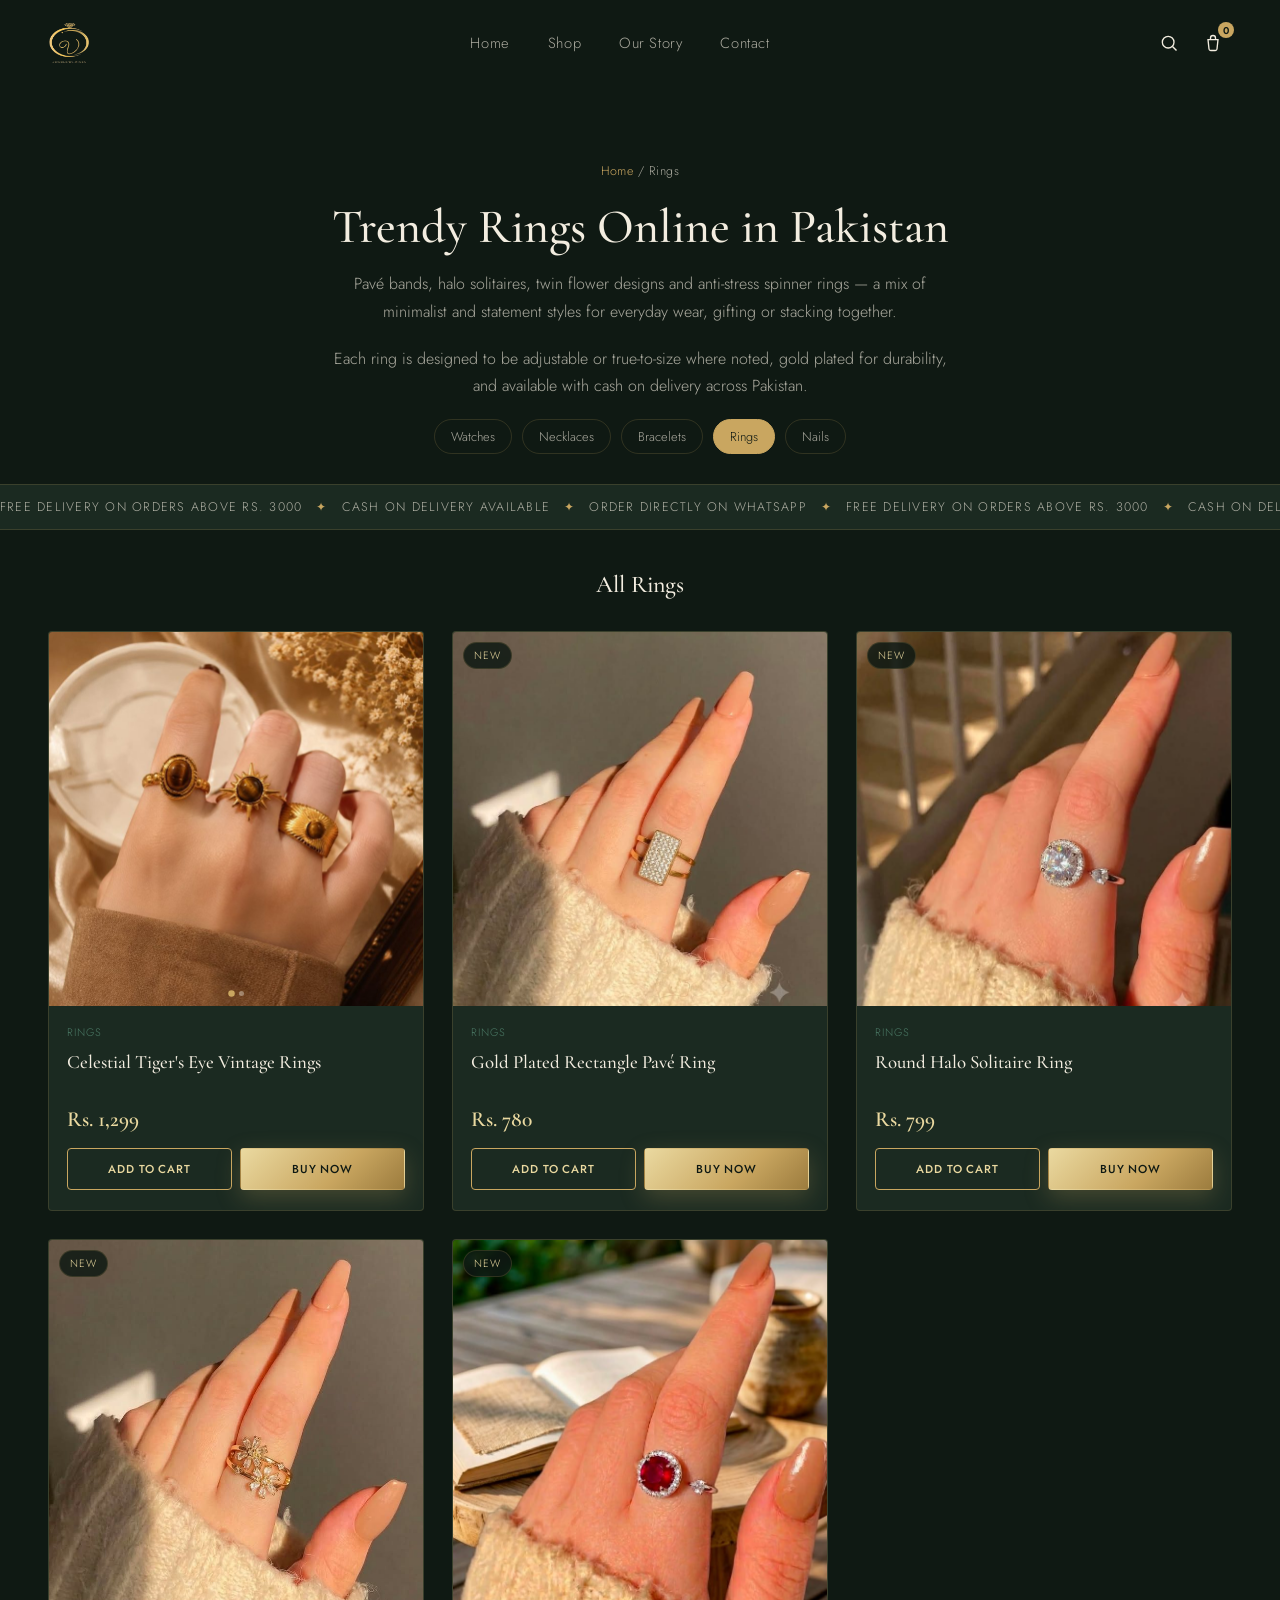
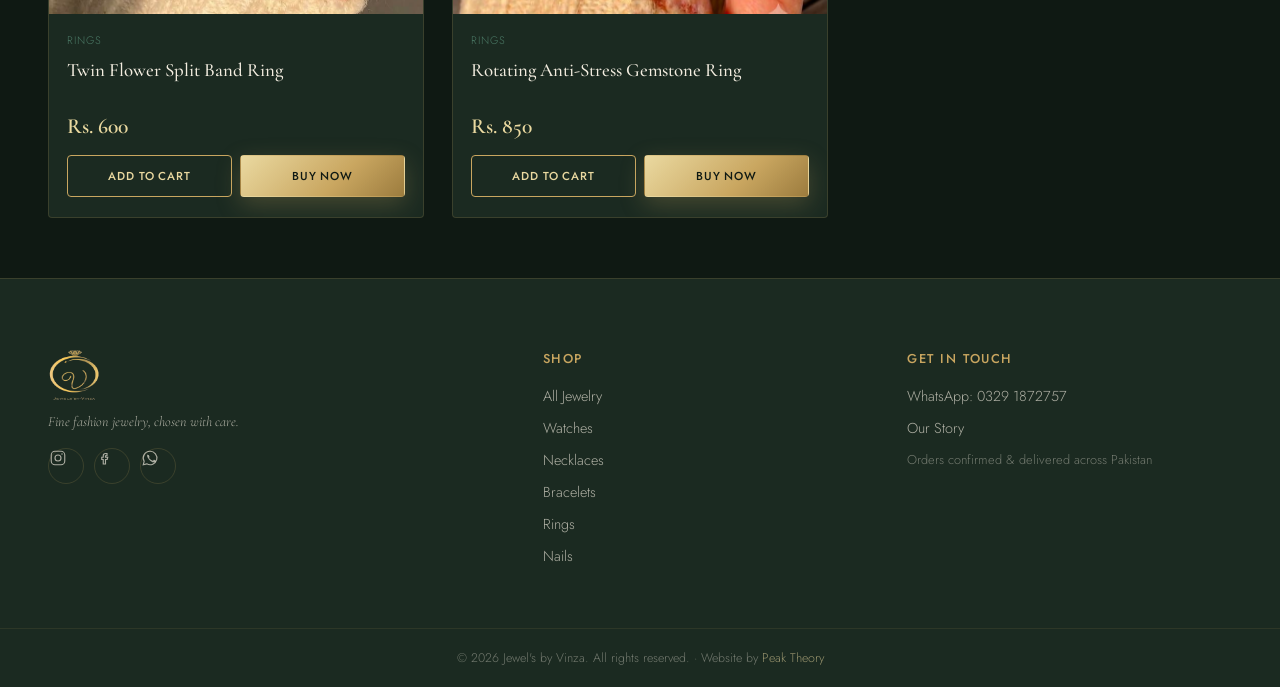
<file: jewelsbyvinza-with-cms2/jewelsbyvinza/rings.html>
<!DOCTYPE html>
<html lang="en">
<head>
<meta charset="UTF-8">
<meta name="viewport" content="width=device-width, initial-scale=1.0">
<title>Trendy Rings Online in Pakistan | Affordable Aesthetic Jewelry | Jewel's by Vinza</title>
<meta name="description" content="Shop trendy, affordable rings online in Pakistan — pavé, halo, flower and anti-stress spinner designs. Cash on delivery, order on WhatsApp.">
<meta property="og:type" content="website">
<meta property="og:site_name" content="Jewel's by Vinza">
<meta property="og:title" content="Trendy Rings Online in Pakistan | Affordable Aesthetic Jewelry | Jewel's by Vinza">
<meta property="og:description" content="Shop trendy, affordable rings online in Pakistan — pavé, halo, flower and anti-stress spinner designs. Cash on delivery, order on WhatsApp.">
<meta property="og:url" content="https://jevelsbyvinza.netlify.app/rings.html">
<meta property="og:image" content="https://jevelsbyvinza.netlify.app/images/p18-1.jpg">
<meta name="twitter:card" content="summary_large_image">
<meta name="twitter:title" content="Trendy Rings Online in Pakistan | Affordable Aesthetic Jewelry | Jewel's by Vinza">
<meta name="twitter:description" content="Shop trendy, affordable rings online in Pakistan — pavé, halo, flower and anti-stress spinner designs. Cash on delivery, order on WhatsApp.">
<meta name="twitter:image" content="https://jevelsbyvinza.netlify.app/images/p18-1.jpg">
<link rel="canonical" href="https://jevelsbyvinza.netlify.app/rings.html">
<script type="application/ld+json">
{
  "@context": "https://schema.org",
  "@type": "BreadcrumbList",
  "itemListElement": [
    {
      "@type": "ListItem",
      "position": 1,
      "name": "Home",
      "item": "https://jevelsbyvinza.netlify.app/"
    },
    {
      "@type": "ListItem",
      "position": 2,
      "name": "Rings",
      "item": "https://jevelsbyvinza.netlify.app/rings.html"
    }
  ]
}
</script>
<script type="application/ld+json">
{
  "@context": "https://schema.org",
  "@type": "ItemList",
  "itemListElement": [
    {
      "@type": "ListItem",
      "position": 1,
      "item": {
        "@type": "Product",
        "name": "Celestial Tiger's Eye Vintage Rings",
        "image": "https://jevelsbyvinza.netlify.app/images/p11-1.jpg",
        "offers": {
          "@type": "Offer",
          "priceCurrency": "PKR",
          "price": 1299,
          "availability": "https://schema.org/InStock",
          "url": "https://jevelsbyvinza.netlify.app/rings.html"
        }
      }
    },
    {
      "@type": "ListItem",
      "position": 2,
      "item": {
        "@type": "Product",
        "name": "Gold Plated Rectangle Pav\u00e9 Ring",
        "image": "https://jevelsbyvinza.netlify.app/images/p17-1.jpg",
        "offers": {
          "@type": "Offer",
          "priceCurrency": "PKR",
          "price": 780,
          "availability": "https://schema.org/InStock",
          "url": "https://jevelsbyvinza.netlify.app/rings.html"
        }
      }
    },
    {
      "@type": "ListItem",
      "position": 3,
      "item": {
        "@type": "Product",
        "name": "Round Halo Solitaire Ring",
        "image": "https://jevelsbyvinza.netlify.app/images/p18-1.jpg",
        "offers": {
          "@type": "Offer",
          "priceCurrency": "PKR",
          "price": 799,
          "availability": "https://schema.org/InStock",
          "url": "https://jevelsbyvinza.netlify.app/rings.html"
        }
      }
    },
    {
      "@type": "ListItem",
      "position": 4,
      "item": {
        "@type": "Product",
        "name": "Twin Flower Split Band Ring",
        "image": "https://jevelsbyvinza.netlify.app/images/p19-1.jpg",
        "offers": {
          "@type": "Offer",
          "priceCurrency": "PKR",
          "price": 600,
          "availability": "https://schema.org/InStock",
          "url": "https://jevelsbyvinza.netlify.app/rings.html"
        }
      }
    },
    {
      "@type": "ListItem",
      "position": 5,
      "item": {
        "@type": "Product",
        "name": "Rotating Anti-Stress Gemstone Ring",
        "image": "https://jevelsbyvinza.netlify.app/images/p20-1.jpg",
        "offers": {
          "@type": "Offer",
          "priceCurrency": "PKR",
          "price": 850,
          "availability": "https://schema.org/InStock",
          "url": "https://jevelsbyvinza.netlify.app/rings.html"
        }
      }
    }
  ]
}
</script>
<link rel="icon" type="image/png" sizes="32x32" href="images/favicon-32.png">
<link rel="icon" type="image/png" sizes="192x192" href="images/favicon-192.png">
<link rel="apple-touch-icon" sizes="192x192" href="images/favicon-192.png">
<link rel="preconnect" href="https://fonts.googleapis.com">
<link rel="preconnect" href="https://fonts.gstatic.com" crossorigin>
<link href="https://fonts.googleapis.com/css2?family=Cinzel:wght@500;600;700&family=Cormorant+Garamond:ital,wght@0,400;0,500;0,600;1,400;1,500&family=Jost:wght@300;400;500;600&family=Noto+Nastaliq+Urdu:wght@500;700&display=swap" rel="stylesheet">
<link rel="stylesheet" href="styles.css?v=1789846200">
</head>
<body data-category="rings">

<!-- ============ TOP ANNOUNCEMENT STRIP ============ -->
<div class="announce-strip" id="announceStrip" style="display:none">
  <div class="announce-track">
    <span class="announce-item"><span class="urdu">آزادی مبارک</span> 🇵🇰 — Independence Day Sale, 10% OFF Everything</span>
    <span class="announce-item"><span class="urdu">آزادی مبارک</span> 🇵🇰 — Independence Day Sale, 10% OFF Everything</span>
    <span class="announce-item"><span class="urdu">آزادی مبارک</span> 🇵🇰 — Independence Day Sale, 10% OFF Everything</span>
    <span class="announce-item"><span class="urdu">آزادی مبارک</span> 🇵🇰 — Independence Day Sale, 10% OFF Everything</span>
  </div>
</div>

<!-- ============ PRELOADER ============ -->
<div class="preloader" id="preloader">
  <div class="preloader-gem">
    <svg viewBox="0 0 100 100" class="gem-svg">
      <polygon points="50,5 78,30 90,55 50,95 10,55 22,30" class="gem-outline"/>
      <polygon points="50,5 78,30 50,45 22,30" class="gem-facet f1"/>
      <polygon points="78,30 90,55 50,45" class="gem-facet f2"/>
      <polygon points="50,45 90,55 50,95" class="gem-facet f3"/>
      <polygon points="10,55 50,45 50,95" class="gem-facet f4"/>
      <polygon points="22,30 50,45 10,55" class="gem-facet f5"/>
    </svg>
  </div>
</div>

<!-- ============ INDEPENDENCE DAY SALE BANNER (first thing on the page) ============ -->
<section class="indep-banner" id="indepBanner" style="display:none">
  <div class="indep-bg">
    <svg class="indep-stars" viewBox="0 0 1200 300" preserveAspectRatio="xMidYMid slice">
      <polygon class="star s1" points="60,10 71,42 105,42 78,62 88,94 60,74 32,94 42,62 15,42 49,42"/>
      <polygon class="star s2" points="300,40 308,63 332,63 313,77 320,100 300,86 280,100 287,77 268,63 292,63"/>
      <polygon class="star s3" points="620,20 630,48 660,48 636,66 645,94 620,76 595,94 604,66 580,48 610,48"/>
      <polygon class="star s4" points="900,50 908,72 932,72 913,86 920,108 900,94 880,108 887,86 868,72 892,72"/>
      <polygon class="star s5" points="1120,15 1130,43 1160,43 1136,61 1145,89 1120,71 1095,89 1104,61 1080,43 1110,43"/>
      <polygon class="star s6" points="450,120 458,142 482,142 463,156 470,178 450,164 430,178 437,156 418,142 442,142"/>
      <polygon class="star s7" points="1000,150 1008,172 1032,172 1013,186 1020,208 1000,194 980,208 987,186 968,172 992,172"/>
    </svg>
    <svg class="indep-crescent" viewBox="0 0 100 100">
      <path d="M62 15 A35 35 0 1 0 62 85 A28 28 0 1 1 62 15 Z" class="crescent-shape"/>
    </svg>
    <div class="flag-wave"></div>
    <div class="rise-particles" id="riseParticles"></div>
  </div>
  <div class="indep-content">
    <p class="indep-eyebrow-urdu urdu">آزادی مبارک 🇵🇰</p>
    <p class="indep-eyebrow">Independence Day Sale</p>
    <h2 class="indep-title">14 August — <span class="indep-highlight">10% OFF</span> Everything</h2>
    <p class="indep-sub">Celebrate Independence Day with an exclusive site-wide discount.</p>
    <div class="countdown" id="countdown">
      <div class="cd-box"><span id="cdDays">00</span><label>Days</label></div>
      <div class="cd-sep">:</div>
      <div class="cd-box"><span id="cdHours">00</span><label>Hours</label></div>
      <div class="cd-sep">:</div>
      <div class="cd-box"><span id="cdMins">00</span><label>Mins</label></div>
      <div class="cd-sep">:</div>
      <div class="cd-box"><span id="cdSecs">00</span><label>Secs</label></div>
    </div>
    
  </div>
</section>

<!-- ============ HEADER ============ -->
<header class="site-header" id="siteHeader">
  <div class="header-inner">
    <button class="hamburger" id="hamburgerBtn" aria-label="Open menu">
      <span></span><span></span><span></span>
    </button>

    <a href="index.html" class="logo">
      <img src="images/logo-header.png" alt="Jewel's by Vinza" class="logo-img">
    </a>

    <nav class="main-nav" id="mainNav">
      <a href="index.html" class="nav-link">Home</a>
      <a href="index.html#categories" class="nav-link">Shop</a>
      <a href="index.html#about" class="nav-link">Our Story</a>
      <a href="#contact" class="nav-link">Contact</a>
    </nav>

    <div class="header-actions">
      <button class="icon-btn" id="searchToggle" aria-label="Search">
        <svg viewBox="0 0 24 24" width="20" height="20"><circle cx="11" cy="11" r="7" fill="none" stroke="currentColor" stroke-width="1.6"/><line x1="21" y1="21" x2="16.2" y2="16.2" stroke="currentColor" stroke-width="1.6"/></svg>
      </button>
      <button class="icon-btn cart-btn" id="cartToggle" aria-label="Cart">
        <svg viewBox="0 0 24 24" width="20" height="20"><path d="M6 8h12l-1.2 11.2a2 2 0 0 1-2 1.8H9.2a2 2 0 0 1-2-1.8L6 8z" fill="none" stroke="currentColor" stroke-width="1.6"/><path d="M9 8V6a3 3 0 0 1 6 0v2" fill="none" stroke="currentColor" stroke-width="1.6"/></svg>
        <span class="cart-count" id="cartCount">0</span>
      </button>
    </div>
  </div>

  <div class="search-panel" id="searchPanel">
    <input type="text" id="searchInput" placeholder="Search rings, necklaces, watches…" autocomplete="off">
    <div class="search-results" id="searchResults"></div>
  </div>
</header>

<div class="nav-overlay" id="navOverlay"></div>

<!-- ============ CATEGORY HERO ============ -->
<section class="category-hero" id="home">
  <p class="breadcrumb"><a href="index.html">Home</a> / Rings</p>
  <h1 class="category-h1">Trendy Rings Online in Pakistan</h1>
  <p class="category-intro">Pavé bands, halo solitaires, twin flower designs and anti-stress spinner rings — a mix of minimalist and statement styles for everyday wear, gifting or stacking together.</p>
  <p class="category-intro">Each ring is designed to be adjustable or true-to-size where noted, gold plated for durability, and available with cash on delivery across Pakistan.</p>
  <div class="category-crosslinks">
      <a href="watches.html">Watches</a>
      <a href="necklaces.html">Necklaces</a>
      <a href="bracelets.html">Bracelets</a>
      <a href="rings.html" class="current">Rings</a>
      <a href="nails.html">Nails</a>
  </div>
</section>

<!-- ============ MARQUEE STRIP ============ -->
<div class="marquee-strip">
  <div class="marquee-track">
    <span>Free Delivery on Orders Above Rs. 3000</span>
    <span class="dot">✦</span>
    <span>Cash on Delivery Available</span>
    <span class="dot">✦</span>
    <span>Order Directly on WhatsApp</span>
    <span class="dot">✦</span>
    <span>Free Delivery on Orders Above Rs. 3000</span>
    <span class="dot">✦</span>
    <span>Cash on Delivery Available</span>
    <span class="dot">✦</span>
    <span>Order Directly on WhatsApp</span>
    <span class="dot">✦</span>
  </div>
</div>

<!-- ============ PRODUCT GRID ============ -->
<section class="shop-section shop-section-cat">
  <h2 class="section-title-sm">All Rings</h2>
  <div class="product-grid" id="productGrid"></div>
</section>

<!-- ============ CONTACT / FOOTER ============ -->
<footer class="site-footer" id="contact">
  <div class="footer-inner">
    <div class="footer-col brand-col">
      <a href="index.html" class="logo footer-logo">
        <img src="images/logo-header.png" alt="Jewel's by Vinza" class="logo-img">
      </a>
      <p class="footer-tagline">Fine fashion jewelry, chosen with care.</p>
      <div class="footer-socials">
        <a href="#" class="social-icon" aria-label="Instagram">
          <svg viewBox="0 0 24 24" width="18" height="18"><rect x="3" y="3" width="18" height="18" rx="5" fill="none" stroke="currentColor" stroke-width="1.5"/><circle cx="12" cy="12" r="4" fill="none" stroke="currentColor" stroke-width="1.5"/><circle cx="17.3" cy="6.7" r="1" fill="currentColor"/></svg>
        </a>
        <a href="#" class="social-icon" aria-label="Facebook">
          <svg viewBox="0 0 24 24" width="18" height="18"><path d="M14 9h2V6h-2c-1.7 0-3 1.3-3 3v2H9v3h2v6h3v-6h2.2l.8-3H14V9z" fill="none" stroke="currentColor" stroke-width="1.5"/></svg>
        </a>
        <a href="#" class="social-icon" aria-label="WhatsApp">
          <svg viewBox="0 0 24 24" width="18" height="18"><path d="M12 3a9 9 0 0 0-7.8 13.5L3 21l4.7-1.2A9 9 0 1 0 12 3z" fill="none" stroke="currentColor" stroke-width="1.5"/><path d="M8.5 8.8c.3-.7.6-.7 1-.7h.5c.2 0 .4 0 .6.5.2.5.7 1.7.7 1.8.1.1.1.3 0 .4-.1.2-.2.3-.3.5-.1.1-.3.3-.1.6.2.4.9 1.4 1.9 2.2 1.3 1 2.3 1.4 2.7 1.5.2.1.4.1.5-.1.2-.2.6-.7.8-1 .2-.2.3-.2.6-.1.2.1 1.5.7 1.8.8.3.1.5.2.5.3.1.4.1.8-.1 1.2-.2.4-1.2 1.1-2.3 1.1-1.1 0-2.9-.4-5-2.3-2.5-2.2-3.6-4.4-3.7-4.9-.1-.4-.6-1.4-.6-2.3 0-.9.5-1.4.7-1.6z" fill="currentColor"/></svg>
        </a>
      </div>
    </div>

    <div class="footer-col">
      <h4>Shop</h4>
      <a href="index.html#categories">All Jewelry</a>
      <a href="watches.html">Watches</a>
      <a href="necklaces.html">Necklaces</a>
      <a href="bracelets.html">Bracelets</a>
      <a href="rings.html">Rings</a>
      <a href="nails.html">Nails</a>
    </div>

    <div class="footer-col">
      <h4>Get in Touch</h4>
      <a href="https://wa.me/923291872757" target="_blank" rel="noopener">WhatsApp: 0329&nbsp;1872757</a>
      <a href="index.html#about">Our Story</a>
      <span class="footer-note">Orders confirmed &amp; delivered across Pakistan</span>
    </div>
  </div>
  <div class="footer-bottom">
    <span>© <span id="year"></span> Jewel's by Vinza. All rights reserved.</span>
    <span class="footer-credit"> · Website by <a href="https://instagram.com/peak_.theory" target="_blank" rel="noopener">Peak Theory</a></span>
  </div>
</footer>

<!-- ============ CART DRAWER ============ -->
<div class="cart-overlay" id="cartOverlay"></div>
<aside class="cart-drawer" id="cartDrawer">
  <div class="cart-header">
    <h3>Your Bag</h3>
    <button class="close-btn" id="cartCloseBtn" aria-label="Close cart">&times;</button>
  </div>
  <div class="cart-items" id="cartItems">
    <div class="cart-empty" id="cartEmpty">
      <svg viewBox="0 0 100 100" class="gem-svg small"><polygon points="50,5 78,30 90,55 50,95 10,55 22,30" class="gem-outline"/></svg>
      <p>Your bag is empty</p>
      <a href="#categories" class="btn btn-gold small" id="cartEmptyShop">Start Shopping</a>
    </div>
  </div>
  <div class="cart-footer" id="cartFooter">
    <div class="cart-subtotal-row">
      <span>Subtotal</span>
      <span id="cartSubtotal">Rs. 0</span>
    </div>
    <p class="cart-note" id="cartNote">Delivery charges calculated on WhatsApp confirmation.</p>
    <button class="btn btn-gold full-width" id="checkoutBtn">Checkout on WhatsApp</button>
  </div>
</aside>

<!-- ============ CHECKOUT DETAILS MODAL ============ -->
<div class="modal-overlay" id="checkoutModalOverlay"></div>
<div class="checkout-modal" id="checkoutModal">
  <div class="checkout-modal-header">
    <h3>Your Delivery Details</h3>
    <button class="close-btn" id="checkoutModalClose" aria-label="Close">&times;</button>
  </div>
  <form id="checkoutForm" class="checkout-form">
    <label>
      <span>Full Name <em>*</em></span>
      <input type="text" id="custName" required placeholder="e.g. Ayesha Khan">
    </label>
    <label>
      <span>Phone Number <em>*</em></span>
      <input type="tel" id="custPhone" required placeholder="03xx-xxxxxxx">
    </label>
    <label>
      <span>Delivery Address <em>*</em></span>
      <textarea id="custAddress" required rows="3" placeholder="House #, Street, Area, City"></textarea>
    </label>
    <label>
      <span>Email <em>(optional)</em></span>
      <input type="email" id="custEmail" placeholder="you@example.com">
    </label>
    <button type="submit" class="btn btn-gold full-width">Send Order on WhatsApp</button>
    <p class="checkout-form-note">We'll send this along with your order to Jewel's by Vinza on WhatsApp so you don't have to repeat it.</p>
  </form>
</div>


<!-- ============ TOAST ============ -->
<div class="toast" id="toast"></div>

<script src="script.js?v=1789846200"></script>
</body>
</html>
</file>
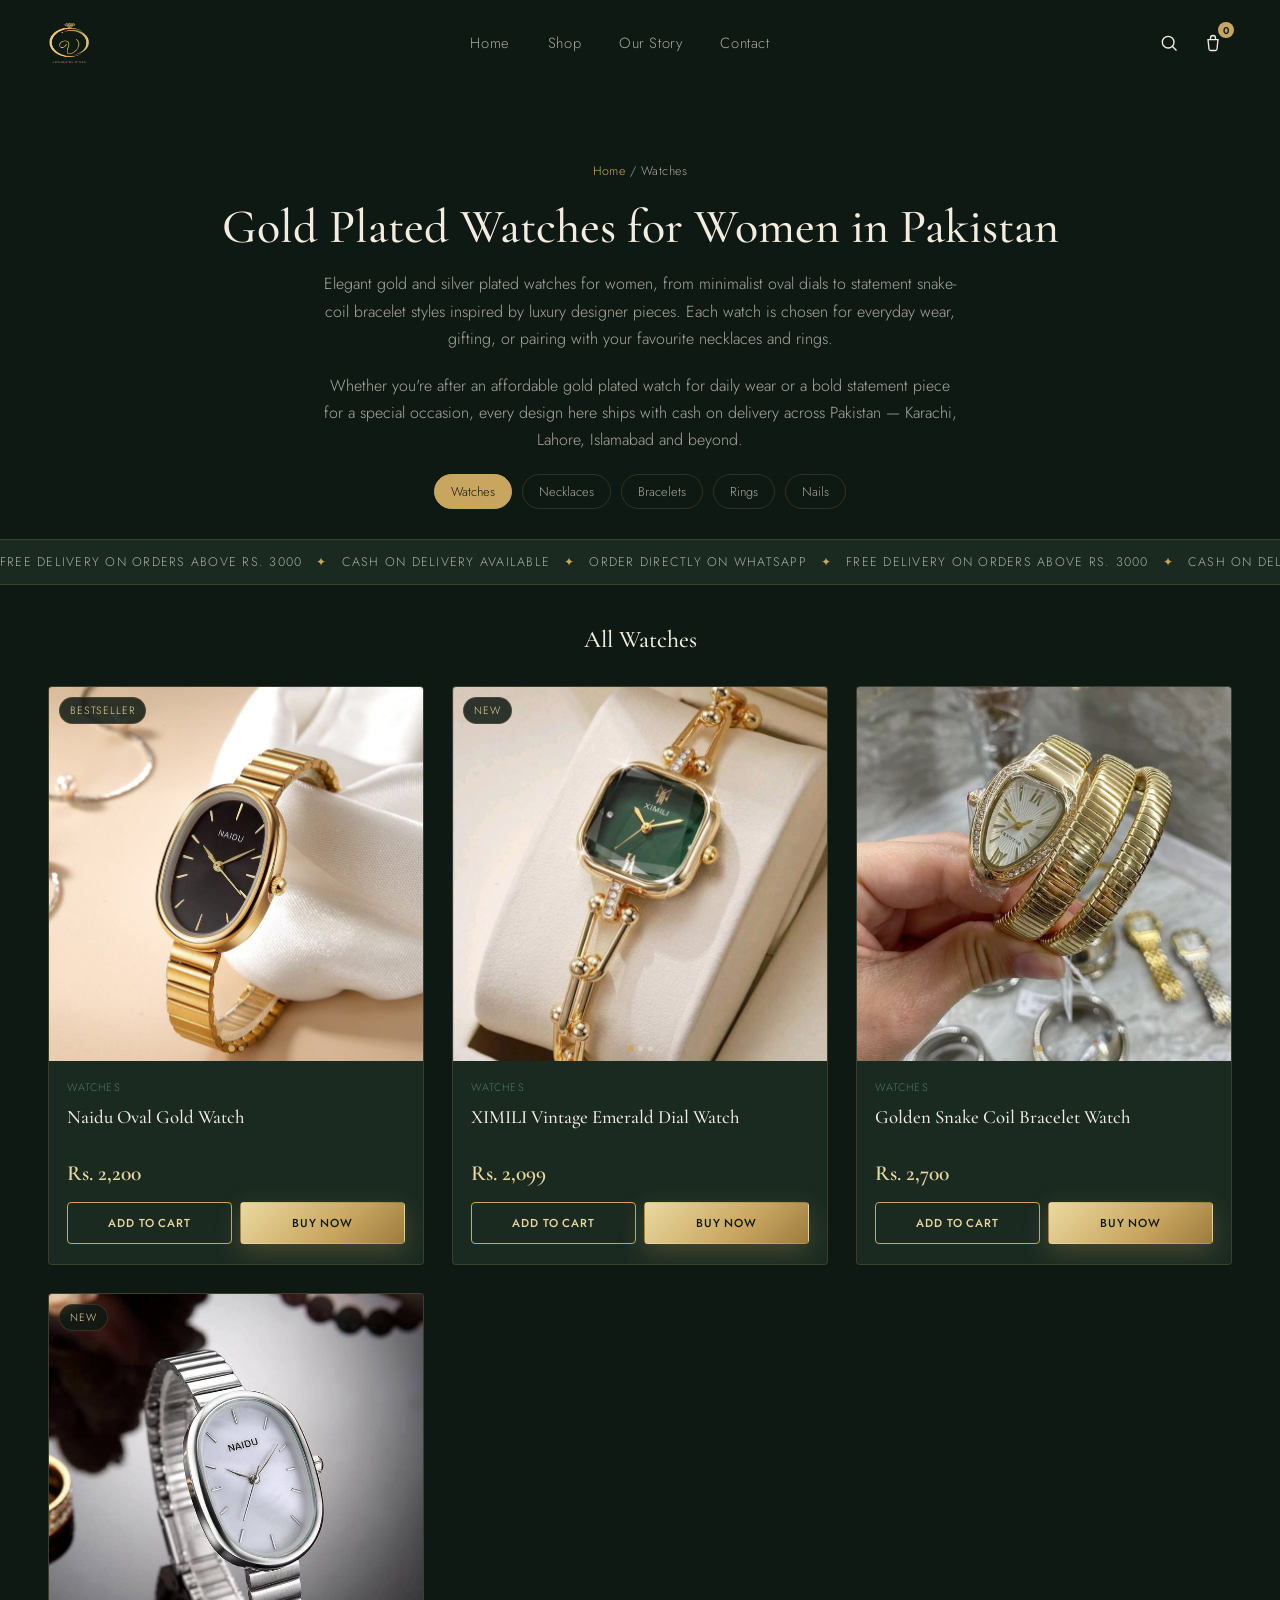
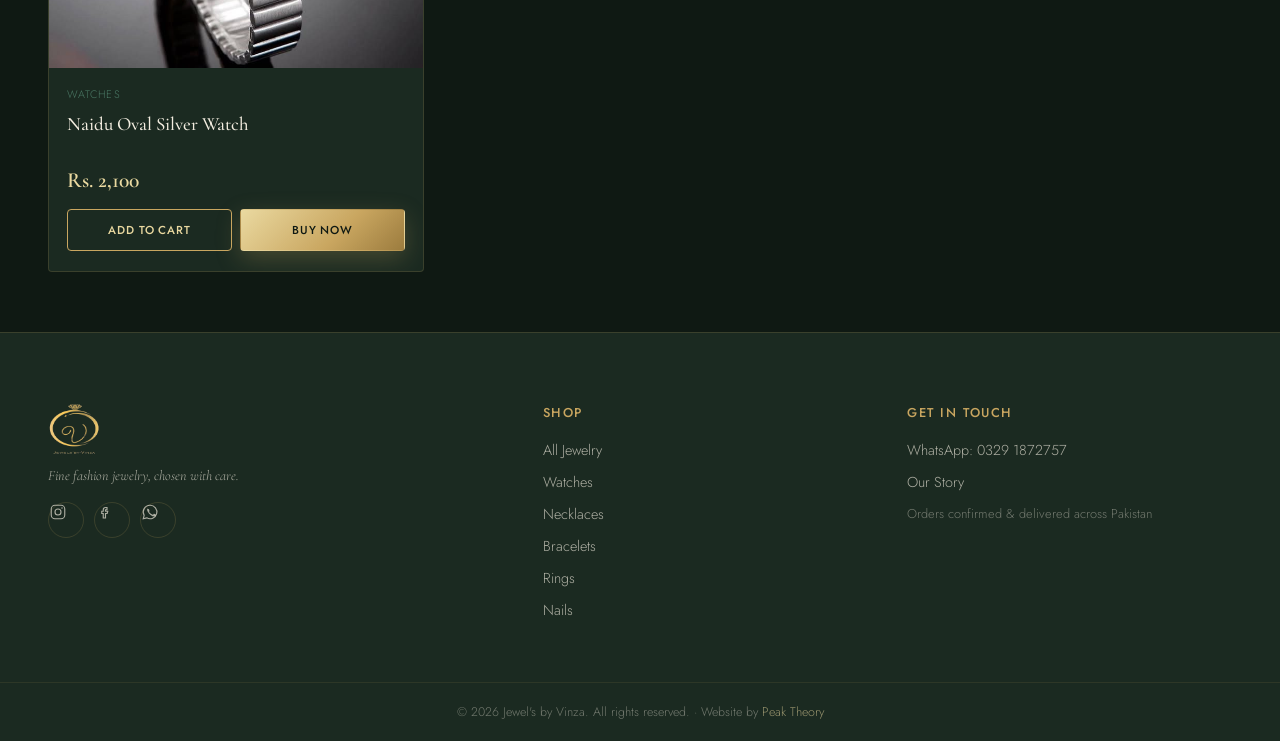
<file: jewelsbyvinza-with-cms2/jewelsbyvinza/watches.html>
<!DOCTYPE html>
<html lang="en">
<head>
<meta charset="UTF-8">
<meta name="viewport" content="width=device-width, initial-scale=1.0">
<title>Watches for Women in Pakistan | Gold Plated & Affordable | Jewel's by Vinza</title>
<meta name="description" content="Shop gold plated and silver watches for women in Pakistan. Affordable, elegant designs with cash on delivery. Order directly on WhatsApp from Jewel's by Vinza.">
<meta property="og:type" content="website">
<meta property="og:site_name" content="Jewel's by Vinza">
<meta property="og:title" content="Watches for Women in Pakistan | Gold Plated & Affordable | Jewel's by Vinza">
<meta property="og:description" content="Shop gold plated and silver watches for women in Pakistan. Affordable, elegant designs with cash on delivery. Order directly on WhatsApp from Jewel's by Vinza.">
<meta property="og:url" content="https://jevelsbyvinza.netlify.app/watches.html">
<meta property="og:image" content="https://jevelsbyvinza.netlify.app/images/p3-1.jpg">
<meta name="twitter:card" content="summary_large_image">
<meta name="twitter:title" content="Watches for Women in Pakistan | Gold Plated & Affordable | Jewel's by Vinza">
<meta name="twitter:description" content="Shop gold plated and silver watches for women in Pakistan. Affordable, elegant designs with cash on delivery. Order directly on WhatsApp from Jewel's by Vinza.">
<meta name="twitter:image" content="https://jevelsbyvinza.netlify.app/images/p3-1.jpg">
<link rel="canonical" href="https://jevelsbyvinza.netlify.app/watches.html">
<script type="application/ld+json">
{
  "@context": "https://schema.org",
  "@type": "BreadcrumbList",
  "itemListElement": [
    {
      "@type": "ListItem",
      "position": 1,
      "name": "Home",
      "item": "https://jevelsbyvinza.netlify.app/"
    },
    {
      "@type": "ListItem",
      "position": 2,
      "name": "Watches",
      "item": "https://jevelsbyvinza.netlify.app/watches.html"
    }
  ]
}
</script>
<script type="application/ld+json">
{
  "@context": "https://schema.org",
  "@type": "ItemList",
  "itemListElement": [
    {
      "@type": "ListItem",
      "position": 1,
      "item": {
        "@type": "Product",
        "name": "Naidu Oval Gold Watch",
        "image": "https://jevelsbyvinza.netlify.app/images/p1-1.jpg",
        "offers": {
          "@type": "Offer",
          "priceCurrency": "PKR",
          "price": 2200,
          "availability": "https://schema.org/InStock",
          "url": "https://jevelsbyvinza.netlify.app/watches.html"
        }
      }
    },
    {
      "@type": "ListItem",
      "position": 2,
      "item": {
        "@type": "Product",
        "name": "XIMILI Vintage Emerald Dial Watch",
        "image": "https://jevelsbyvinza.netlify.app/images/p3-1.jpg",
        "offers": {
          "@type": "Offer",
          "priceCurrency": "PKR",
          "price": 2099,
          "availability": "https://schema.org/InStock",
          "url": "https://jevelsbyvinza.netlify.app/watches.html"
        }
      }
    },
    {
      "@type": "ListItem",
      "position": 3,
      "item": {
        "@type": "Product",
        "name": "Golden Snake Coil Bracelet Watch",
        "image": "https://jevelsbyvinza.netlify.app/images/p13-1.jpg",
        "offers": {
          "@type": "Offer",
          "priceCurrency": "PKR",
          "price": 2700,
          "availability": "https://schema.org/InStock",
          "url": "https://jevelsbyvinza.netlify.app/watches.html"
        }
      }
    },
    {
      "@type": "ListItem",
      "position": 4,
      "item": {
        "@type": "Product",
        "name": "Naidu Oval Silver Watch",
        "image": "https://jevelsbyvinza.netlify.app/images/p16-1.jpg",
        "offers": {
          "@type": "Offer",
          "priceCurrency": "PKR",
          "price": 2100,
          "availability": "https://schema.org/InStock",
          "url": "https://jevelsbyvinza.netlify.app/watches.html"
        }
      }
    }
  ]
}
</script>
<link rel="icon" type="image/png" sizes="32x32" href="images/favicon-32.png">
<link rel="icon" type="image/png" sizes="192x192" href="images/favicon-192.png">
<link rel="apple-touch-icon" sizes="192x192" href="images/favicon-192.png">
<link rel="preconnect" href="https://fonts.googleapis.com">
<link rel="preconnect" href="https://fonts.gstatic.com" crossorigin>
<link href="https://fonts.googleapis.com/css2?family=Cinzel:wght@500;600;700&family=Cormorant+Garamond:ital,wght@0,400;0,500;0,600;1,400;1,500&family=Jost:wght@300;400;500;600&family=Noto+Nastaliq+Urdu:wght@500;700&display=swap" rel="stylesheet">
<link rel="stylesheet" href="styles.css?v=1789846200">
</head>
<body data-category="watches">

<!-- ============ TOP ANNOUNCEMENT STRIP ============ -->
<div class="announce-strip" id="announceStrip" style="display:none">
  <div class="announce-track">
    <span class="announce-item"><span class="urdu">آزادی مبارک</span> 🇵🇰 — Independence Day Sale, 10% OFF Everything</span>
    <span class="announce-item"><span class="urdu">آزادی مبارک</span> 🇵🇰 — Independence Day Sale, 10% OFF Everything</span>
    <span class="announce-item"><span class="urdu">آزادی مبارک</span> 🇵🇰 — Independence Day Sale, 10% OFF Everything</span>
    <span class="announce-item"><span class="urdu">آزادی مبارک</span> 🇵🇰 — Independence Day Sale, 10% OFF Everything</span>
  </div>
</div>

<!-- ============ PRELOADER ============ -->
<div class="preloader" id="preloader">
  <div class="preloader-gem">
    <svg viewBox="0 0 100 100" class="gem-svg">
      <polygon points="50,5 78,30 90,55 50,95 10,55 22,30" class="gem-outline"/>
      <polygon points="50,5 78,30 50,45 22,30" class="gem-facet f1"/>
      <polygon points="78,30 90,55 50,45" class="gem-facet f2"/>
      <polygon points="50,45 90,55 50,95" class="gem-facet f3"/>
      <polygon points="10,55 50,45 50,95" class="gem-facet f4"/>
      <polygon points="22,30 50,45 10,55" class="gem-facet f5"/>
    </svg>
  </div>
</div>

<!-- ============ INDEPENDENCE DAY SALE BANNER (first thing on the page) ============ -->
<section class="indep-banner" id="indepBanner" style="display:none">
  <div class="indep-bg">
    <svg class="indep-stars" viewBox="0 0 1200 300" preserveAspectRatio="xMidYMid slice">
      <polygon class="star s1" points="60,10 71,42 105,42 78,62 88,94 60,74 32,94 42,62 15,42 49,42"/>
      <polygon class="star s2" points="300,40 308,63 332,63 313,77 320,100 300,86 280,100 287,77 268,63 292,63"/>
      <polygon class="star s3" points="620,20 630,48 660,48 636,66 645,94 620,76 595,94 604,66 580,48 610,48"/>
      <polygon class="star s4" points="900,50 908,72 932,72 913,86 920,108 900,94 880,108 887,86 868,72 892,72"/>
      <polygon class="star s5" points="1120,15 1130,43 1160,43 1136,61 1145,89 1120,71 1095,89 1104,61 1080,43 1110,43"/>
      <polygon class="star s6" points="450,120 458,142 482,142 463,156 470,178 450,164 430,178 437,156 418,142 442,142"/>
      <polygon class="star s7" points="1000,150 1008,172 1032,172 1013,186 1020,208 1000,194 980,208 987,186 968,172 992,172"/>
    </svg>
    <svg class="indep-crescent" viewBox="0 0 100 100">
      <path d="M62 15 A35 35 0 1 0 62 85 A28 28 0 1 1 62 15 Z" class="crescent-shape"/>
    </svg>
    <div class="flag-wave"></div>
    <div class="rise-particles" id="riseParticles"></div>
  </div>
  <div class="indep-content">
    <p class="indep-eyebrow-urdu urdu">آزادی مبارک 🇵🇰</p>
    <p class="indep-eyebrow">Independence Day Sale</p>
    <h2 class="indep-title">14 August — <span class="indep-highlight">10% OFF</span> Everything</h2>
    <p class="indep-sub">Celebrate Independence Day with an exclusive site-wide discount.</p>
    <div class="countdown" id="countdown">
      <div class="cd-box"><span id="cdDays">00</span><label>Days</label></div>
      <div class="cd-sep">:</div>
      <div class="cd-box"><span id="cdHours">00</span><label>Hours</label></div>
      <div class="cd-sep">:</div>
      <div class="cd-box"><span id="cdMins">00</span><label>Mins</label></div>
      <div class="cd-sep">:</div>
      <div class="cd-box"><span id="cdSecs">00</span><label>Secs</label></div>
    </div>
    
  </div>
</section>

<!-- ============ HEADER ============ -->
<header class="site-header" id="siteHeader">
  <div class="header-inner">
    <button class="hamburger" id="hamburgerBtn" aria-label="Open menu">
      <span></span><span></span><span></span>
    </button>

    <a href="index.html" class="logo">
      <img src="images/logo-header.png" alt="Jewel's by Vinza" class="logo-img">
    </a>

    <nav class="main-nav" id="mainNav">
      <a href="index.html" class="nav-link">Home</a>
      <a href="index.html#categories" class="nav-link">Shop</a>
      <a href="index.html#about" class="nav-link">Our Story</a>
      <a href="#contact" class="nav-link">Contact</a>
    </nav>

    <div class="header-actions">
      <button class="icon-btn" id="searchToggle" aria-label="Search">
        <svg viewBox="0 0 24 24" width="20" height="20"><circle cx="11" cy="11" r="7" fill="none" stroke="currentColor" stroke-width="1.6"/><line x1="21" y1="21" x2="16.2" y2="16.2" stroke="currentColor" stroke-width="1.6"/></svg>
      </button>
      <button class="icon-btn cart-btn" id="cartToggle" aria-label="Cart">
        <svg viewBox="0 0 24 24" width="20" height="20"><path d="M6 8h12l-1.2 11.2a2 2 0 0 1-2 1.8H9.2a2 2 0 0 1-2-1.8L6 8z" fill="none" stroke="currentColor" stroke-width="1.6"/><path d="M9 8V6a3 3 0 0 1 6 0v2" fill="none" stroke="currentColor" stroke-width="1.6"/></svg>
        <span class="cart-count" id="cartCount">0</span>
      </button>
    </div>
  </div>

  <div class="search-panel" id="searchPanel">
    <input type="text" id="searchInput" placeholder="Search rings, necklaces, watches…" autocomplete="off">
    <div class="search-results" id="searchResults"></div>
  </div>
</header>

<div class="nav-overlay" id="navOverlay"></div>

<!-- ============ CATEGORY HERO ============ -->
<section class="category-hero" id="home">
  <p class="breadcrumb"><a href="index.html">Home</a> / Watches</p>
  <h1 class="category-h1">Gold Plated Watches for Women in Pakistan</h1>
  <p class="category-intro">Elegant gold and silver plated watches for women, from minimalist oval dials to statement snake-coil bracelet styles inspired by luxury designer pieces. Each watch is chosen for everyday wear, gifting, or pairing with your favourite necklaces and rings.</p>
  <p class="category-intro">Whether you're after an affordable gold plated watch for daily wear or a bold statement piece for a special occasion, every design here ships with cash on delivery across Pakistan — Karachi, Lahore, Islamabad and beyond.</p>
  <div class="category-crosslinks">
      <a href="watches.html" class="current">Watches</a>
      <a href="necklaces.html">Necklaces</a>
      <a href="bracelets.html">Bracelets</a>
      <a href="rings.html">Rings</a>
      <a href="nails.html">Nails</a>
  </div>
</section>

<!-- ============ MARQUEE STRIP ============ -->
<div class="marquee-strip">
  <div class="marquee-track">
    <span>Free Delivery on Orders Above Rs. 3000</span>
    <span class="dot">✦</span>
    <span>Cash on Delivery Available</span>
    <span class="dot">✦</span>
    <span>Order Directly on WhatsApp</span>
    <span class="dot">✦</span>
    <span>Free Delivery on Orders Above Rs. 3000</span>
    <span class="dot">✦</span>
    <span>Cash on Delivery Available</span>
    <span class="dot">✦</span>
    <span>Order Directly on WhatsApp</span>
    <span class="dot">✦</span>
  </div>
</div>

<!-- ============ PRODUCT GRID ============ -->
<section class="shop-section shop-section-cat">
  <h2 class="section-title-sm">All Watches</h2>
  <div class="product-grid" id="productGrid"></div>
</section>

<!-- ============ CONTACT / FOOTER ============ -->
<footer class="site-footer" id="contact">
  <div class="footer-inner">
    <div class="footer-col brand-col">
      <a href="index.html" class="logo footer-logo">
        <img src="images/logo-header.png" alt="Jewel's by Vinza" class="logo-img">
      </a>
      <p class="footer-tagline">Fine fashion jewelry, chosen with care.</p>
      <div class="footer-socials">
        <a href="#" class="social-icon" aria-label="Instagram">
          <svg viewBox="0 0 24 24" width="18" height="18"><rect x="3" y="3" width="18" height="18" rx="5" fill="none" stroke="currentColor" stroke-width="1.5"/><circle cx="12" cy="12" r="4" fill="none" stroke="currentColor" stroke-width="1.5"/><circle cx="17.3" cy="6.7" r="1" fill="currentColor"/></svg>
        </a>
        <a href="#" class="social-icon" aria-label="Facebook">
          <svg viewBox="0 0 24 24" width="18" height="18"><path d="M14 9h2V6h-2c-1.7 0-3 1.3-3 3v2H9v3h2v6h3v-6h2.2l.8-3H14V9z" fill="none" stroke="currentColor" stroke-width="1.5"/></svg>
        </a>
        <a href="#" class="social-icon" aria-label="WhatsApp">
          <svg viewBox="0 0 24 24" width="18" height="18"><path d="M12 3a9 9 0 0 0-7.8 13.5L3 21l4.7-1.2A9 9 0 1 0 12 3z" fill="none" stroke="currentColor" stroke-width="1.5"/><path d="M8.5 8.8c.3-.7.6-.7 1-.7h.5c.2 0 .4 0 .6.5.2.5.7 1.7.7 1.8.1.1.1.3 0 .4-.1.2-.2.3-.3.5-.1.1-.3.3-.1.6.2.4.9 1.4 1.9 2.2 1.3 1 2.3 1.4 2.7 1.5.2.1.4.1.5-.1.2-.2.6-.7.8-1 .2-.2.3-.2.6-.1.2.1 1.5.7 1.8.8.3.1.5.2.5.3.1.4.1.8-.1 1.2-.2.4-1.2 1.1-2.3 1.1-1.1 0-2.9-.4-5-2.3-2.5-2.2-3.6-4.4-3.7-4.9-.1-.4-.6-1.4-.6-2.3 0-.9.5-1.4.7-1.6z" fill="currentColor"/></svg>
        </a>
      </div>
    </div>

    <div class="footer-col">
      <h4>Shop</h4>
      <a href="index.html#categories">All Jewelry</a>
      <a href="watches.html">Watches</a>
      <a href="necklaces.html">Necklaces</a>
      <a href="bracelets.html">Bracelets</a>
      <a href="rings.html">Rings</a>
      <a href="nails.html">Nails</a>
    </div>

    <div class="footer-col">
      <h4>Get in Touch</h4>
      <a href="https://wa.me/923291872757" target="_blank" rel="noopener">WhatsApp: 0329&nbsp;1872757</a>
      <a href="index.html#about">Our Story</a>
      <span class="footer-note">Orders confirmed &amp; delivered across Pakistan</span>
    </div>
  </div>
  <div class="footer-bottom">
    <span>© <span id="year"></span> Jewel's by Vinza. All rights reserved.</span>
    <span class="footer-credit"> · Website by <a href="https://instagram.com/peak_.theory" target="_blank" rel="noopener">Peak Theory</a></span>
  </div>
</footer>

<!-- ============ CART DRAWER ============ -->
<div class="cart-overlay" id="cartOverlay"></div>
<aside class="cart-drawer" id="cartDrawer">
  <div class="cart-header">
    <h3>Your Bag</h3>
    <button class="close-btn" id="cartCloseBtn" aria-label="Close cart">&times;</button>
  </div>
  <div class="cart-items" id="cartItems">
    <div class="cart-empty" id="cartEmpty">
      <svg viewBox="0 0 100 100" class="gem-svg small"><polygon points="50,5 78,30 90,55 50,95 10,55 22,30" class="gem-outline"/></svg>
      <p>Your bag is empty</p>
      <a href="#categories" class="btn btn-gold small" id="cartEmptyShop">Start Shopping</a>
    </div>
  </div>
  <div class="cart-footer" id="cartFooter">
    <div class="cart-subtotal-row">
      <span>Subtotal</span>
      <span id="cartSubtotal">Rs. 0</span>
    </div>
    <p class="cart-note" id="cartNote">Delivery charges calculated on WhatsApp confirmation.</p>
    <button class="btn btn-gold full-width" id="checkoutBtn">Checkout on WhatsApp</button>
  </div>
</aside>

<!-- ============ CHECKOUT DETAILS MODAL ============ -->
<div class="modal-overlay" id="checkoutModalOverlay"></div>
<div class="checkout-modal" id="checkoutModal">
  <div class="checkout-modal-header">
    <h3>Your Delivery Details</h3>
    <button class="close-btn" id="checkoutModalClose" aria-label="Close">&times;</button>
  </div>
  <form id="checkoutForm" class="checkout-form">
    <label>
      <span>Full Name <em>*</em></span>
      <input type="text" id="custName" required placeholder="e.g. Ayesha Khan">
    </label>
    <label>
      <span>Phone Number <em>*</em></span>
      <input type="tel" id="custPhone" required placeholder="03xx-xxxxxxx">
    </label>
    <label>
      <span>Delivery Address <em>*</em></span>
      <textarea id="custAddress" required rows="3" placeholder="House #, Street, Area, City"></textarea>
    </label>
    <label>
      <span>Email <em>(optional)</em></span>
      <input type="email" id="custEmail" placeholder="you@example.com">
    </label>
    <button type="submit" class="btn btn-gold full-width">Send Order on WhatsApp</button>
    <p class="checkout-form-note">We'll send this along with your order to Jewel's by Vinza on WhatsApp so you don't have to repeat it.</p>
  </form>
</div>


<!-- ============ TOAST ============ -->
<div class="toast" id="toast"></div>

<script src="script.js?v=1789846200"></script>
</body>
</html>
</file>
<file: jewelsbyvinza-with-cms2/jewelsbyvinza/styles.css>
/* ===========================================================
   JEWEL'S BY VINZA — Design tokens
   Palette: deep pine-emerald ink, antique gold, muted emerald,
   warm ivory. Display: Cinzel (engraved wordmark) + Cormorant
   Garamond (headings). Body: Jost.
=========================================================== */
:root{
  --ink: #0F1913;
  --ink-2: #14201A;
  --panel: #1B2A21;
  --panel-2: #223328;
  --line: rgba(201,166,96,0.18);
  --gold: #C9A660;
  --gold-bright: #EAD9A0;
  --gold-deep: #9C7C3E;
  --ivory: #F3EDE0;
  --ivory-dim: rgba(243,237,224,0.68);
  --emerald: #4A7864;
  --rose: #C68B72;
  --shadow: 0 20px 50px rgba(0,0,0,0.35);
  --radius: 4px;
  --ease: cubic-bezier(.22,1,.36,1);
}

*{ box-sizing: border-box; }
.visually-hidden{
  position:absolute !important; width:1px; height:1px; padding:0; margin:-1px;
  overflow:hidden; clip:rect(0,0,0,0); white-space:nowrap; border:0;
}
html{ scroll-behavior: smooth; }
#home, #shop, #about, #contact{ scroll-margin-top: 130px; }
body{
  margin:0;
  background: var(--ink);
  color: var(--ivory);
  font-family: 'Jost', sans-serif;
  font-weight: 300;
  -webkit-font-smoothing: antialiased;
  overflow-x: hidden;
}
img{ max-width:100%; display:block; }
a{ color: inherit; text-decoration: none; }
button{ font-family: inherit; cursor:pointer; background:none; border:none; color:inherit; }
h1,h2,h3,h4{ font-family:'Cormorant Garamond', serif; font-weight:500; margin:0; }
::selection{ background: var(--gold); color: var(--ink); }

@media (prefers-reduced-motion: reduce){
  *{ animation-duration: 0.001ms !important; animation-iteration-count: 1 !important; transition-duration: 0.001ms !important; scroll-behavior: auto !important; }
}

/* ---------- Preloader ---------- */
.preloader{
  position:fixed; inset:0; background:var(--ink); z-index:9999;
  display:flex; align-items:center; justify-content:center;
  transition: opacity .6s var(--ease), visibility .6s var(--ease);
}
.preloader.done{ opacity:0; visibility:hidden; }
.preloader-gem{ width:70px; height:70px; }

/* ---------- Gem SVG signature element ---------- */
.gem-svg{ width:100%; height:100%; overflow:visible; }
.gem-outline{ fill:none; stroke:var(--gold); stroke-width:1.4; }
.gem-facet{ fill:var(--gold); opacity:.12; transform-origin:50px 50px; }
.gem-facet.f1{ animation: facetGlint 4.5s ease-in-out infinite; animation-delay:0s; }
.gem-facet.f2{ animation: facetGlint 4.5s ease-in-out infinite; animation-delay:.5s; }
.gem-facet.f3{ animation: facetGlint 4.5s ease-in-out infinite; animation-delay:1s; }
.gem-facet.f4{ animation: facetGlint 4.5s ease-in-out infinite; animation-delay:1.5s; }
.gem-facet.f5{ animation: facetGlint 4.5s ease-in-out infinite; animation-delay:2s; }
@keyframes facetGlint{
  0%,100%{ opacity:.08; }
  50%{ opacity:.55; }
}
.gem-svg.large{ width:180px; height:180px; }
.gem-svg.medium{ width:60px; height:60px; }
.gem-svg.small{ width:44px; height:44px; margin:0 auto 14px; opacity:.5; }

/* ===========================================================
   TOP ANNOUNCEMENT STRIP
=========================================================== */
.announce-strip{
  position:fixed; top:0; left:0; right:0; z-index:700;
  background: linear-gradient(90deg, #0B3B23, #0F1913 60%, #0B3B23);
  border-bottom: 1px solid rgba(234,217,160,0.2);
  overflow:hidden; height: 34px; display:flex; align-items:center;
}
.announce-track{
  display:flex; gap:48px; white-space:nowrap; width:max-content;
  animation: announceScroll 22s linear infinite;
  padding-left: 24px;
}
.announce-item{
  font-size:.72rem; letter-spacing:.03em; color: var(--ivory);
  display:flex; align-items:center; gap:8px;
}
.announce-item .urdu{
  font-family: 'Noto Nastaliq Urdu', serif; font-size:.92rem; color: var(--gold-bright);
  direction: rtl;
}
@keyframes announceScroll{
  from{ transform: translateX(0); }
  to{ transform: translateX(-50%); }
}

/* ===========================================================
   HEADER
=========================================================== */
.site-header{
  position:fixed; top:34px; left:0; right:0; z-index:500;
  background: rgba(15,25,19,0);
  transition: background .4s var(--ease), box-shadow .4s var(--ease), padding .3s var(--ease), top .3s var(--ease);
  padding: 22px 0;
}
body.no-announce .site-header{ top: 0; }
.site-header.scrolled{
  background: rgba(15,25,19,0.92);
  backdrop-filter: blur(10px);
  box-shadow: 0 8px 30px rgba(0,0,0,0.25);
  padding: 12px 0;
  border-bottom: 1px solid var(--line);
}
.header-inner{
  max-width: 1240px; margin:0 auto; padding:0 28px;
  display:flex; align-items:center; justify-content:space-between;
  gap: 20px;
}
.logo{
  display:flex; align-items:center; gap:10px;
  color: var(--ivory);
}
.logo-img{
  height: 42px; width:auto; max-width:150px; object-fit:contain; display:block;
}
.footer-logo .logo-img{ height: 52px; }
.logo-mark{ color: var(--gold); display:flex; }
.logo-text{
  font-family:'Cinzel', serif; font-weight:600;
  font-size: 1.05rem; letter-spacing: .04em;
}
.logo-text em{ font-style: italic; font-family:'Cormorant Garamond',serif; color: var(--gold); font-weight: 400; font-size:.9em; }

.main-nav{ display:flex; gap: 38px; }
.nav-link{
  font-size: .92rem; letter-spacing: .04em; color: var(--ivory-dim);
  position:relative; padding: 4px 0; transition: color .3s;
}
.nav-link::after{
  content:''; position:absolute; left:0; bottom:0; width:0; height:1px;
  background: var(--gold); transition: width .35s var(--ease);
}
.nav-link:hover{ color: var(--gold-bright); }
.nav-link:hover::after{ width:100%; }

.header-actions{ display:flex; align-items:center; gap:6px; }
.icon-btn{
  width:38px; height:38px; display:flex; align-items:center; justify-content:center;
  color: var(--ivory); position:relative; border-radius:50%;
  transition: background .3s, color .3s;
}
.icon-btn:hover{ background: rgba(201,166,96,0.12); color: var(--gold-bright); }
.cart-count{
  position:absolute; top:-2px; right:-2px;
  background: var(--gold); color: var(--ink);
  font-size: .62rem; font-weight:600; width:16px; height:16px;
  border-radius:50%; display:flex; align-items:center; justify-content:center;
  font-family:'Jost',sans-serif;
}
.hamburger{
  display:none; flex-direction:column; gap:5px; width:24px;
}
.hamburger span{
  height:1.5px; width:100%; background: var(--gold); transition: transform .3s var(--ease), opacity .3s;
}
.hamburger.open span:nth-child(1){ transform: translateY(6.5px) rotate(45deg); }
.hamburger.open span:nth-child(2){ opacity:0; }
.hamburger.open span:nth-child(3){ transform: translateY(-6.5px) rotate(-45deg); }

.search-panel{
  max-width: 1240px; margin: 0 auto; padding: 0 28px;
  max-height:0; overflow:hidden; opacity:0;
  transition: max-height .4s var(--ease), opacity .3s, padding .4s var(--ease);
}
.search-panel.open{ max-height:220px; opacity:1; padding-top:16px; }
.search-panel input{
  width:100%; background:transparent; border:none; border-bottom:1px solid var(--line);
  color:var(--ivory); font-family:'Cormorant Garamond',serif; font-size:1.3rem; padding:8px 2px;
  outline:none;
}
.search-panel input::placeholder{ color: var(--ivory-dim); }
.search-results{ margin-top:10px; display:flex; flex-direction:column; }
.search-result-item{
  display:flex; align-items:center; gap:12px; padding:8px 2px;
  border-bottom:1px solid rgba(255,255,255,0.05);
}
.search-result-item img{ width:36px; height:36px; object-fit:cover; border-radius:3px; }
.search-result-item .sr-name{ font-size:.85rem; }
.search-result-item .sr-price{ margin-left:auto; color:var(--gold); font-size:.8rem; }

.nav-overlay{
  position:fixed; inset:0; background: rgba(0,0,0,0.55); z-index:400;
  opacity:0; visibility:hidden; transition: opacity .3s, visibility .3s;
}
.nav-overlay.open{ opacity:1; visibility:visible; }

/* ===========================================================
   HERO
=========================================================== */
.hero{
  position:relative; min-height:100svh; display:flex; align-items:center; justify-content:center;
  overflow:hidden;
  background: radial-gradient(120% 90% at 50% 15%, #1c2c22 0%, var(--ink) 62%);
}
.hero-bg{ position:absolute; inset:0; z-index:0; }
.facet-field{ position:absolute; inset:0; width:100%; height:100%; }
.facet{ fill: var(--gold); opacity:.05; }
.fac-a{ animation: facetDrift 14s ease-in-out infinite; }
.fac-b{ animation: facetDrift 18s ease-in-out infinite reverse; }
.fac-c{ animation: facetDrift 16s ease-in-out infinite; }
.fac-d{ animation: facetDrift 20s ease-in-out infinite reverse; }
.fac-e{ animation: facetDrift 12s ease-in-out infinite; }
@keyframes facetDrift{
  0%,100%{ transform: translateY(0) rotate(0deg); opacity:.05; }
  50%{ transform: translateY(-18px) rotate(4deg); opacity:.13; }
}

.sparkle-field{ position:absolute; inset:0; }
.sparkle{
  position:absolute; width:3px; height:3px; background: var(--gold-bright);
  border-radius:50%; opacity:0;
  animation: sparkleTwinkle 3.2s ease-in-out infinite;
  box-shadow: 0 0 6px 1px var(--gold-bright);
}
@keyframes sparkleTwinkle{
  0%,100%{ opacity:0; transform: scale(.4); }
  50%{ opacity:.9; transform: scale(1.3); }
}

.hero-content{
  position:relative; z-index:2; text-align:center; padding: 140px 24px 60px;
  max-width: 780px;
}
.hero-eyebrow{
  font-size:.78rem; letter-spacing:.24em; text-transform:uppercase;
  color: var(--gold); margin:0 0 22px; opacity:0;
  animation: fadeUp .9s var(--ease) .2s forwards;
}
.hero-title{
  font-size: clamp(2.8rem, 7vw, 5.2rem); line-height:1.05; color: var(--ivory);
  font-weight:500; opacity:0; animation: fadeUp 1s var(--ease) .4s forwards;
}
.shimmer-text{
  font-style: italic;
  background: linear-gradient(90deg, var(--gold-deep) 0%, var(--gold-bright) 25%, var(--gold) 50%, var(--gold-bright) 75%, var(--gold-deep) 100%);
  background-size: 250% auto;
  -webkit-background-clip: text; background-clip:text; color:transparent;
  animation: shimmerSweep 5s linear infinite;
}
@keyframes shimmerSweep{
  0%{ background-position: 0% center; }
  100%{ background-position: -250% center; }
}
.hero-sub{
  font-size: 1.08rem; color: var(--ivory-dim); margin: 26px 0 40px; line-height:1.7;
  font-weight:300; opacity:0; animation: fadeUp 1s var(--ease) .6s forwards;
}
.hero-cta-row{
  display:flex; gap:18px; justify-content:center; flex-wrap:wrap;
  opacity:0; animation: fadeUp 1s var(--ease) .8s forwards;
}
@keyframes fadeUp{
  from{ opacity:0; transform: translateY(22px); }
  to{ opacity:1; transform: translateY(0); }
}

.btn{
  display:inline-flex; align-items:center; justify-content:center;
  padding: 15px 34px; font-size:.86rem; letter-spacing:.08em; text-transform:uppercase;
  border-radius: var(--radius); transition: all .35s var(--ease); font-weight:500;
  border: 1px solid transparent; white-space:nowrap;
}
.btn-gold{
  background: linear-gradient(135deg, var(--gold-bright), var(--gold) 60%, var(--gold-deep));
  color: var(--ink); box-shadow: 0 8px 24px rgba(201,166,96,0.25);
}
.btn-gold:hover{ transform: translateY(-2px); box-shadow: 0 12px 30px rgba(201,166,96,0.4); }
.btn-ghost{
  border-color: rgba(243,237,224,0.35); color: var(--ivory);
}
.btn-ghost:hover{ border-color: var(--gold); color: var(--gold-bright); background: rgba(201,166,96,0.06); }
.btn.small{ padding: 11px 22px; font-size:.78rem; }
.btn.full-width{ width:100%; }

.hero-gem-float{
  position:absolute; right:6%; top:50%; transform: translateY(-50%);
  z-index:1; animation: gemFloat 6s ease-in-out infinite;
  opacity: .85;
}
@keyframes gemFloat{
  0%,100%{ transform: translateY(-50%) rotate(0deg); }
  50%{ transform: translateY(calc(-50% - 18px)) rotate(6deg); }
}

.scroll-cue{
  position:absolute; bottom:34px; left:50%; transform:translateX(-50%);
  z-index:2; width:22px; height:36px; border:1px solid rgba(243,237,224,0.4);
  border-radius:20px; display:flex; justify-content:center; padding-top:7px;
}
.scroll-cue span{
  width:3px; height:7px; background: var(--gold); border-radius:2px;
  animation: scrollDot 1.8s ease-in-out infinite;
}
@keyframes scrollDot{
  0%{ opacity:1; transform:translateY(0); }
  70%{ opacity:0; transform:translateY(10px); }
  100%{ opacity:0; transform:translateY(0); }
}

/* ===========================================================
   INDEPENDENCE DAY SALE BANNER
=========================================================== */
.indep-banner{
  position:relative; overflow:hidden; z-index:2;
  background: linear-gradient(160deg, #0B3B23 0%, #0F1913 75%);
  border-bottom: 1px solid var(--line);
  padding: 156px 24px 60px;
  text-align:center;
}
.indep-bg{ position:absolute; inset:0; z-index:0; pointer-events:none; }
.flag-wave{
  position:absolute; inset:0;
  background: repeating-linear-gradient(100deg,
    rgba(234,217,160,0.05) 0px, rgba(234,217,160,0.05) 2px,
    transparent 2px, transparent 40px);
  animation: waveShift 8s linear infinite;
  opacity:.6;
}
@keyframes waveShift{
  from{ background-position: 0 0; }
  to{ background-position: 300px 0; }
}
.rise-particles{ position:absolute; inset:0; overflow:hidden; }
.rise-dot{
  position:absolute; bottom:-10px; width:4px; height:4px; border-radius:50%;
  background: var(--gold-bright); opacity:0;
  animation: riseUp linear infinite;
  box-shadow: 0 0 5px 1px rgba(234,217,160,0.6);
}
@keyframes riseUp{
  0%{ opacity:0; transform: translateY(0) scale(.6); }
  10%{ opacity:.8; }
  90%{ opacity:.5; }
  100%{ opacity:0; transform: translateY(-320px) scale(1); }
}
.indep-stars{ position:absolute; inset:0; width:100%; height:100%; }
.star{ fill: var(--gold-bright); opacity:.5; animation: starTwinkle 3s ease-in-out infinite; }
.star.s1{ animation-delay:0s; } .star.s2{ animation-delay:.4s; } .star.s3{ animation-delay:.8s; }
.star.s4{ animation-delay:1.2s; } .star.s5{ animation-delay:1.6s; } .star.s6{ animation-delay:2s; }
.star.s7{ animation-delay:2.4s; }
@keyframes starTwinkle{
  0%,100%{ opacity:.25; transform: scale(.85); }
  50%{ opacity:.9; transform: scale(1.15); }
}
.indep-crescent{
  position:absolute; right:6%; top:50%; transform: translateY(-50%);
  width: 130px; height:130px; opacity:.16;
  animation: crescentPulse 5s ease-in-out infinite;
}
.crescent-shape{ fill: var(--ivory); }
@keyframes crescentPulse{
  0%,100%{ opacity:.12; transform: translateY(-50%) scale(1); }
  50%{ opacity:.22; transform: translateY(-50%) scale(1.06); }
}

.indep-content{ position:relative; z-index:1; max-width:640px; margin:0 auto; }
.indep-eyebrow-urdu{
  font-family:'Noto Nastaliq Urdu', serif; font-size:1.5rem; color: var(--gold-bright);
  margin: 0 0 6px; direction: rtl; line-height:1.4;
}
.indep-eyebrow{
  font-size:.8rem; letter-spacing:.2em; text-transform:uppercase; color: var(--ivory-dim);
  margin:0 0 18px;
}
.indep-title{ font-size: clamp(1.7rem, 4vw, 2.4rem); color: var(--ivory); margin-bottom:12px; }
.indep-highlight{
  color: var(--gold-bright); font-style:italic;
  text-shadow: 0 0 20px rgba(234,217,160,0.4);
}
.indep-sub-urdu{
  font-family:'Noto Nastaliq Urdu', serif; font-size:1.05rem; color: var(--ivory-dim);
  direction: rtl; margin: 0 0 6px; line-height:1.6;
}
.indep-sub{ color: var(--ivory-dim); font-size:.9rem; margin: 0 0 30px; opacity:.85; }

.countdown{ display:flex; align-items:center; justify-content:center; gap:10px; margin-bottom: 30px; flex-wrap:wrap; }
.cd-box{
  background: rgba(255,255,255,0.05); border:1px solid rgba(234,217,160,0.25);
  border-radius:6px; padding: 12px 16px; min-width:68px;
  display:flex; flex-direction:column; align-items:center; gap:4px;
  backdrop-filter: blur(4px);
}
.cd-box span{
  font-family:'Cormorant Garamond',serif; font-size:1.9rem; font-weight:600; color: var(--gold-bright);
  line-height:1; font-variant-numeric: tabular-nums;
}
.cd-box label{ font-size:.64rem; letter-spacing:.1em; text-transform:uppercase; color: var(--ivory-dim); }
.cd-sep{ font-family:'Cormorant Garamond',serif; font-size:1.6rem; color: var(--gold); opacity:.5; }

@media (max-width:560px){
  .indep-banner{ padding: 128px 18px 44px; }
  .indep-eyebrow-urdu{ font-size:1.2rem; }
  .indep-sub-urdu{ font-size:.92rem; }
  .cd-box{ min-width:56px; padding:10px 10px; }
  .cd-box span{ font-size:1.4rem; }
  .indep-crescent{ width:90px; height:90px; opacity:.1; }
  .announce-item{ font-size:.66rem; }
  .announce-item .urdu{ font-size:.82rem; }
}

/* ===========================================================
   MARQUEE
=========================================================== */
.marquee-strip{
  background: var(--panel); border-top:1px solid var(--line); border-bottom:1px solid var(--line);
  overflow:hidden; padding: 13px 0; position:relative; z-index:2;
}
.marquee-track{
  display:flex; gap: 14px; white-space:nowrap; width:max-content;
  animation: marqueeScroll 26s linear infinite;
  font-size:.78rem; letter-spacing:.1em; text-transform:uppercase; color: var(--ivory-dim);
}
.marquee-track .dot{ color: var(--gold); }
@keyframes marqueeScroll{
  from{ transform: translateX(0); }
  to{ transform: translateX(-50%); }
}

/* ===========================================================
   SHOP SECTION
=========================================================== */
.shop-section{ max-width:1240px; margin:0 auto; padding: 100px 28px 60px; }
.shop-section.shop-section-cat{ padding: 40px 28px 60px; }
.section-head{ text-align:center; margin-bottom: 40px; }
.section-eyebrow{
  font-size:.78rem; letter-spacing:.24em; text-transform:uppercase; color: var(--gold); margin:0 0 12px;
}
.section-title{ font-size: clamp(2rem, 4vw, 2.8rem); color: var(--ivory); }
.section-title-sm{
  font-family:'Cormorant Garamond',serif; font-size: 1.5rem; color: var(--ivory);
  text-align:center; margin: 0 0 32px; font-weight:500;
}

.filter-row{
  display:flex; justify-content:center; gap:12px; margin-bottom: 48px; flex-wrap:wrap;
}
.filter-chip{
  padding: 9px 24px; border:1px solid var(--line); border-radius: 30px;
  font-size:.82rem; letter-spacing:.05em; color: var(--ivory-dim);
  transition: all .3s var(--ease);
}
.filter-chip:hover{ border-color: var(--gold); color: var(--gold-bright); }
.filter-chip.active{ background: var(--gold); border-color: var(--gold); color: var(--ink); font-weight:500; }

.product-grid{
  display:grid; grid-template-columns: repeat(3, 1fr); gap: 28px;
}
@media (max-width: 980px){ .product-grid{ grid-template-columns: repeat(2, 1fr); gap:18px; } }
@media (max-width: 560px){ .product-grid{ grid-template-columns: 1fr 1fr; gap:12px; } }

/* Category tiles (home page) */
.category-tiles-grid{
  display:grid; grid-template-columns: repeat(5, 1fr); gap: 20px;
}
@media (max-width: 980px){ .category-tiles-grid{ grid-template-columns: repeat(3, 1fr); } }
@media (max-width: 560px){ .category-tiles-grid{ grid-template-columns: repeat(2, 1fr); gap:14px; } }
.category-tile{
  display:block; position:relative; border-radius: var(--radius); overflow:hidden;
  aspect-ratio: 3/4; border:1px solid var(--line); transition: transform .4s var(--ease), border-color .4s;
}
.category-tile:hover{ transform: translateY(-6px); border-color: rgba(201,166,96,0.4); }
.tile-media{ position:absolute; inset:0; }
.tile-media img{ width:100%; height:100%; object-fit:cover; }
.tile-media::after{
  content:''; position:absolute; inset:0;
  background: linear-gradient(180deg, transparent 40%, rgba(11,20,15,0.9) 100%);
}
.tile-label{
  position:absolute; left:0; right:0; bottom:0; padding: 16px; z-index:1;
  display:flex; flex-direction:column; gap:2px;
}
.tile-name{ font-family:'Cormorant Garamond',serif; font-size:1.3rem; color: var(--ivory); }
.tile-count{ font-size:.72rem; color: var(--gold-bright); letter-spacing:.05em; text-transform:uppercase; }
.view-all-row{ text-align:center; margin-top: 36px; }

/* Category page hero-lite */
.category-hero{
  max-width:1240px; margin:0 auto; padding: 150px 28px 30px; text-align:center;
}
.breadcrumb{
  font-size:.78rem; color: var(--ivory-dim); letter-spacing:.04em; margin-bottom: 18px;
}
.breadcrumb a{ color: var(--gold); }
.breadcrumb a:hover{ text-decoration:underline; }
.category-h1{ font-size: clamp(2rem, 4.5vw, 3rem); color: var(--ivory); margin-bottom: 14px; }
.category-intro{ color: var(--ivory-dim); font-size:1rem; max-width: 640px; margin: 0 auto 20px; line-height:1.7; }
.category-crosslinks{ display:flex; gap:10px; justify-content:center; flex-wrap:wrap; }
.category-crosslinks a{
  font-size:.8rem; color: var(--ivory-dim); border:1px solid var(--line); padding:7px 16px; border-radius:20px;
  transition: all .3s;
}
.category-crosslinks a:hover{ border-color: var(--gold); color: var(--gold-bright); }
.category-crosslinks a.current{ background: var(--gold); border-color: var(--gold); color: var(--ink); }

@media (max-width: 560px){
  .category-hero{ padding: 120px 18px 20px; }
}

.product-card{
  background: var(--panel); border:1px solid var(--line); border-radius: var(--radius);
  overflow:hidden; transition: transform .4s var(--ease), box-shadow .4s var(--ease), border-color .4s;
  display:flex; flex-direction:column;
  opacity:0; transform: translateY(30px);
}
.product-card.reveal{ animation: cardReveal .7s var(--ease) forwards; }
@keyframes cardReveal{ to{ opacity:1; transform:translateY(0); } }
.product-card:hover{ transform: translateY(-6px); box-shadow: var(--shadow); border-color: rgba(201,166,96,0.4); }

.card-media{ position:relative; aspect-ratio: 1/1; overflow:hidden; background:#0c1410; touch-action: pan-y; }
.card-slider{ display:flex; height:100%; transition: transform .5s var(--ease); }
.card-slider img{ width:100%; height:100%; object-fit:cover; flex-shrink:0; user-select:none; -webkit-user-drag:none; }
.card-dots{ position:absolute; bottom:10px; left:0; right:0; display:flex; justify-content:center; gap:5px; }
.card-dots .dot{ width:5px; height:5px; border-radius:50%; background: rgba(243,237,224,0.4); transition: background .3s, transform .3s; }
.card-dots .dot.active{ background: var(--gold); transform: scale(1.3); }
.card-badge{
  position:absolute; top:10px; left:10px; background: rgba(15,25,19,0.85);
  color: var(--gold-bright); font-size:.66rem; letter-spacing:.08em; text-transform:uppercase;
  padding: 5px 10px; border-radius:20px; border:1px solid var(--line);
}
.card-badge-sale{
  position:absolute; top:10px; right:10px;
  background: linear-gradient(135deg, var(--rose), #a85c44);
  color: var(--ivory); font-size:.68rem; font-weight:600; letter-spacing:.05em;
  padding: 5px 10px; border-radius:20px; box-shadow: 0 4px 12px rgba(0,0,0,0.3);
}
.card-price-row{ display:flex; align-items:baseline; gap:8px; flex-wrap:wrap; }
.card-price-original{
  font-family:'Cormorant Garamond',serif; font-size:1rem; color: var(--ivory-dim);
  text-decoration: line-through; opacity:.6;
}

.card-body{ padding: 18px 18px 20px; display:flex; flex-direction:column; gap:10px; flex:1; }
.card-cat{ font-size:.68rem; letter-spacing:.1em; text-transform:uppercase; color: var(--emerald); }
.card-name{ font-size:1.18rem; color: var(--ivory); line-height:1.3; min-height:2.4em; }
.card-desc{
  font-size:.85rem; color: var(--ivory-dim); line-height:1.5; margin:2px 0 4px;
  display:-webkit-box; -webkit-line-clamp:2; -webkit-box-orient:vertical; overflow:hidden;
}
.card-price{ font-family:'Cormorant Garamond',serif; font-size:1.35rem; color: var(--gold-bright); font-weight:600; }
.card-actions{ display:flex; gap:8px; margin-top:auto; padding-top:6px; }
.card-actions .btn{ flex:1; padding: 12px 10px; font-size:.72rem; }
.btn-outline{ border:1px solid var(--gold); color: var(--gold-bright); }
.btn-outline:hover{ background: rgba(201,166,96,0.1); }

/* ===========================================================
   ABOUT STRIP
=========================================================== */
.about-strip{
  text-align:center; padding: 90px 24px; max-width: 900px; margin:0 auto;
}
.about-gem{ display:flex; justify-content:center; margin-bottom:20px; }
.about-eyebrow{ font-size:.78rem; letter-spacing:.24em; text-transform:uppercase; color:var(--gold); margin:0 0 18px; }
.about-text{ font-family:'Cormorant Garamond',serif; font-size:1.4rem; font-style:italic; color: var(--ivory-dim); line-height:1.8; }

/* ===========================================================
   FAQ
=========================================================== */
.faq-section{ max-width: 800px; margin: 0 auto; padding: 80px 28px 100px; }
.faq-list{ display:flex; flex-direction:column; gap:14px; }
.faq-item{
  background: var(--panel); border:1px solid var(--line); border-radius: var(--radius);
  padding: 4px 22px;
}
.faq-item summary{
  padding: 18px 0; cursor:pointer; font-family:'Cormorant Garamond',serif; font-size:1.15rem;
  color: var(--ivory); list-style:none; position:relative; padding-right: 30px;
}
.faq-item summary::-webkit-details-marker{ display:none; }
.faq-item summary::after{
  content:'+'; position:absolute; right:0; top:16px; color: var(--gold); font-size:1.4rem; transition: transform .3s;
}
.faq-item[open] summary::after{ transform: rotate(45deg); }
.faq-item p{ color: var(--ivory-dim); font-size:.92rem; line-height:1.7; padding: 0 0 20px; margin:0; }

@media (max-width:560px){
  .faq-section{ padding: 60px 18px 70px; }
}

/* ===========================================================
   FOOTER
=========================================================== */
.site-footer{ background: var(--panel); border-top:1px solid var(--line); padding-top: 70px; }
.footer-inner{
  max-width:1240px; margin:0 auto; padding: 0 28px 50px;
  display:grid; grid-template-columns: 1.4fr 1fr 1fr; gap:40px;
}
.footer-col h4{ font-family:'Jost',sans-serif; font-weight:500; font-size:.8rem; letter-spacing:.12em; text-transform:uppercase; color:var(--gold); margin-bottom:18px; }
.footer-col a{ display:block; color: var(--ivory-dim); font-size:.9rem; margin-bottom:12px; transition:color .3s; }
.footer-col a:hover{ color: var(--gold-bright); }
.footer-note{ display:block; color: var(--ivory-dim); font-size:.8rem; opacity:.6; margin-top:6px; }
.footer-logo{ margin-bottom:14px; }
.footer-tagline{ color: var(--ivory-dim); font-size:.88rem; margin: 0 0 18px; font-style:italic; font-family:'Cormorant Garamond',serif; }
.footer-socials{ display:flex; gap:10px; }
.social-icon{
  width:36px; height:36px; border:1px solid var(--line); border-radius:50%;
  display:flex; align-items:center; justify-content:center; color: var(--gold);
  transition: background .3s, transform .3s;
}
.social-icon:hover{ background: rgba(201,166,96,0.12); transform: translateY(-2px); }
.footer-bottom{
  border-top:1px solid var(--line); padding: 20px 28px; text-align:center;
  font-size:.78rem; color: var(--ivory-dim); opacity:.6;
}
.footer-credit a{ color: var(--gold-bright); opacity:1; }
.footer-credit a:hover{ text-decoration: underline; }

/* ===========================================================
   CART DRAWER
=========================================================== */
.cart-overlay{
  position:fixed; inset:0; background: rgba(0,0,0,0.6); z-index:800;
  opacity:0; visibility:hidden; transition: opacity .4s, visibility .4s;
}
.cart-overlay.open{ opacity:1; visibility:visible; }

.cart-drawer{
  position:fixed; top:0; right:0; bottom:0; width: min(420px, 92vw);
  background: var(--ink-2); z-index:900; border-left:1px solid var(--line);
  display:flex; flex-direction:column;
  transform: translateX(100%); transition: transform .5s var(--ease);
}
.cart-drawer.open{ transform: translateX(0); }
.cart-header{
  display:flex; align-items:center; justify-content:space-between;
  padding: 22px 24px; border-bottom:1px solid var(--line);
}
.cart-header h3{ font-size:1.4rem; color: var(--ivory); }
.close-btn{ font-size:1.6rem; color: var(--ivory-dim); line-height:1; width:32px; height:32px; }
.close-btn:hover{ color: var(--gold); }

.cart-items{ flex:1; overflow-y:auto; padding: 10px 24px; }
.cart-empty{ text-align:center; padding: 60px 10px; color: var(--ivory-dim); }
.cart-empty p{ margin: 4px 0 20px; font-family:'Cormorant Garamond',serif; font-size:1.2rem; }

.cart-item{
  display:flex; gap:14px; padding: 16px 0; border-bottom:1px solid rgba(255,255,255,0.06);
}
.cart-item img{ width:64px; height:64px; object-fit:cover; border-radius:3px; flex-shrink:0; }
.ci-info{ flex:1; display:flex; flex-direction:column; gap:4px; }
.ci-name{ font-size:.92rem; color: var(--ivory); }
.ci-price{ font-size:.82rem; color: var(--gold-bright); }
.ci-controls{ display:flex; align-items:center; gap:10px; margin-top:4px; }
.qty-btn{
  width:22px; height:22px; border:1px solid var(--line); border-radius:50%;
  display:flex; align-items:center; justify-content:center; font-size:.85rem; color:var(--ivory);
}
.qty-btn:hover{ border-color: var(--gold); color:var(--gold); }
.ci-qty{ font-size:.85rem; min-width:16px; text-align:center; }
.ci-remove{ margin-left:auto; font-size:.72rem; color: var(--rose); letter-spacing:.05em; text-transform:uppercase; }
.ci-remove:hover{ text-decoration:underline; }

.cart-footer{ padding: 20px 24px 26px; border-top:1px solid var(--line); }
.cart-subtotal-row{
  display:flex; justify-content:space-between; align-items:baseline;
  font-family:'Cormorant Garamond',serif; font-size:1.3rem; color:var(--ivory); margin-bottom:8px;
}
#cartSubtotal{ color: var(--gold-bright); font-weight:600; }
.cart-note{ font-size:.76rem; color: var(--ivory-dim); opacity:.7; margin: 0 0 16px; }
.cart-note strong{ color: var(--gold-bright); font-weight:600; }
.cart-note.unlocked{ color: var(--gold-bright); opacity:1; }

/* ===========================================================
   CHECKOUT DETAILS MODAL
=========================================================== */
.modal-overlay{
  position:fixed; inset:0; background: rgba(0,0,0,0.65); z-index:950;
  opacity:0; visibility:hidden; transition: opacity .4s, visibility .4s;
}
.modal-overlay.open{ opacity:1; visibility:visible; }

.checkout-modal{
  position:fixed; top:50%; left:50%; transform: translate(-50%, -46%);
  width: min(440px, 92vw); max-height: 88vh; overflow-y:auto;
  background: var(--ink-2); border:1px solid var(--line); border-radius: 8px;
  z-index:960; box-shadow: var(--shadow);
  opacity:0; visibility:hidden; transition: opacity .35s var(--ease), transform .35s var(--ease), visibility .35s;
}
.checkout-modal.open{ opacity:1; visibility:visible; transform: translate(-50%, -50%); }

.checkout-modal-header{
  display:flex; align-items:center; justify-content:space-between;
  padding: 22px 24px; border-bottom:1px solid var(--line);
}
.checkout-modal-header h3{ font-size:1.3rem; color: var(--ivory); }

.checkout-form{ padding: 20px 24px 26px; display:flex; flex-direction:column; gap:16px; }
.checkout-form label{ display:flex; flex-direction:column; gap:6px; font-size:.82rem; color: var(--ivory-dim); }
.checkout-form label em{ font-style:normal; color: var(--gold); font-size:.75rem; }
.checkout-form input, .checkout-form textarea{
  background: rgba(255,255,255,0.03); border:1px solid var(--line); border-radius:4px;
  color: var(--ivory); padding: 11px 12px; font-family:'Jost',sans-serif; font-size:.92rem;
  outline:none; transition: border-color .3s;
  resize: vertical;
}
.checkout-form input:focus, .checkout-form textarea:focus{ border-color: var(--gold); }
.checkout-form-note{ font-size:.75rem; color: var(--ivory-dim); opacity:.7; text-align:center; margin:2px 0 0; }

/* ===========================================================
   TOAST
=========================================================== */
.toast{
  position:fixed; bottom: 28px; left:50%; transform: translateX(-50%) translateY(20px);
  background: var(--gold-bright); color: var(--ink); padding: 13px 26px; border-radius:30px;
  font-size:.85rem; font-weight:500; z-index:1000; opacity:0; visibility:hidden;
  transition: all .4s var(--ease); box-shadow: 0 10px 30px rgba(0,0,0,0.3);
  letter-spacing:.02em;
}
.toast.show{ opacity:1; visibility:visible; transform: translateX(-50%) translateY(0); }

/* ===========================================================
   RESPONSIVE / MOBILE
=========================================================== */
@media (max-width: 860px){
  .main-nav{
    position:fixed; top:0; left:0; bottom:0; width: min(300px, 78vw);
    background: var(--ink-2); z-index:450; flex-direction:column;
    padding: 100px 32px 40px; gap: 28px;
    transform: translateX(-100%); transition: transform .45s var(--ease);
    border-right: 1px solid var(--line);
  }
  .main-nav.open{ transform: translateX(0); }
  .nav-link{ font-size:1.1rem; }
  .hamburger{ display:flex; }
  .header-inner{ padding: 0 18px; }
  .hero-gem-float{ display:none; }
  .footer-inner{ grid-template-columns: 1fr; gap: 34px; padding-bottom: 40px; }
}

@media (max-width: 560px){
  .hero-content{ padding: 120px 20px 50px; }
  .shop-section{ padding: 70px 16px 40px; }
  .about-strip{ padding: 60px 20px; }
  .card-name{ font-size:1.02rem; min-height:2.2em; }
  .card-actions{ flex-direction:column; }
}
</file>
